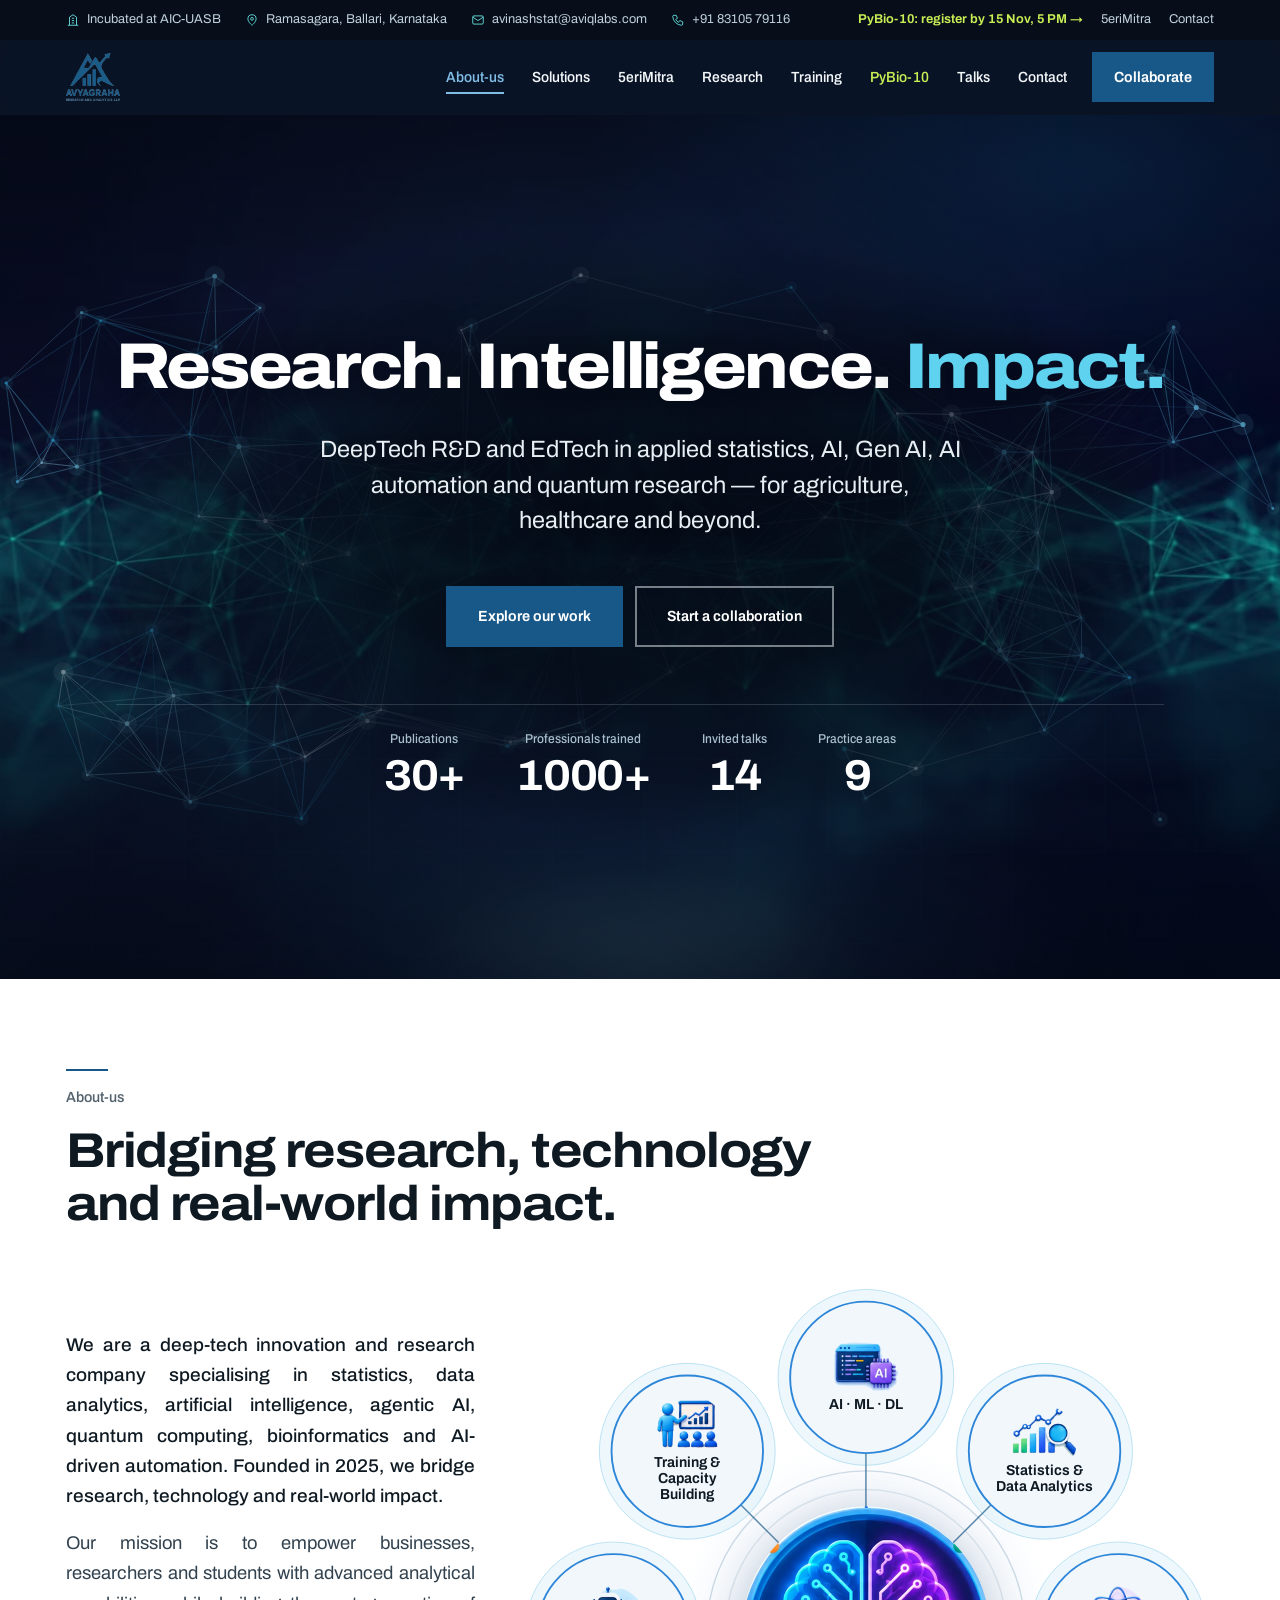
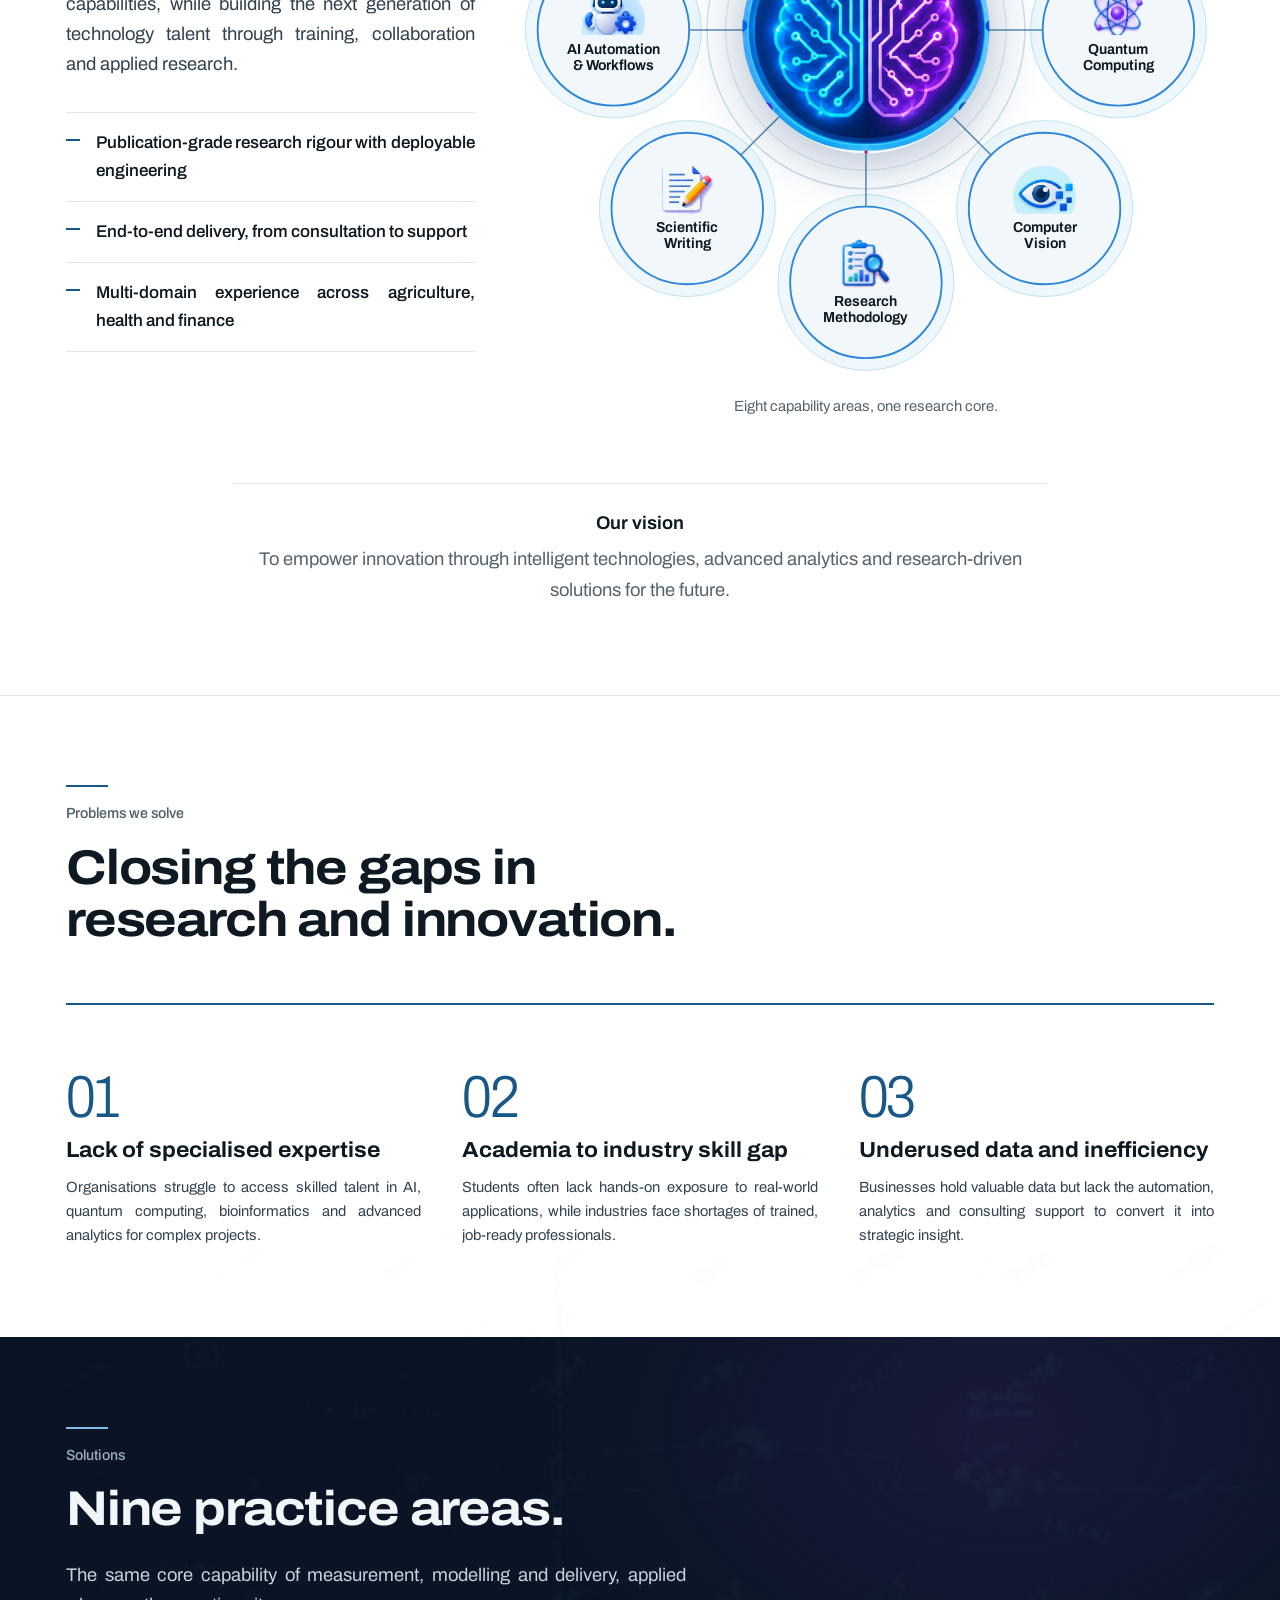
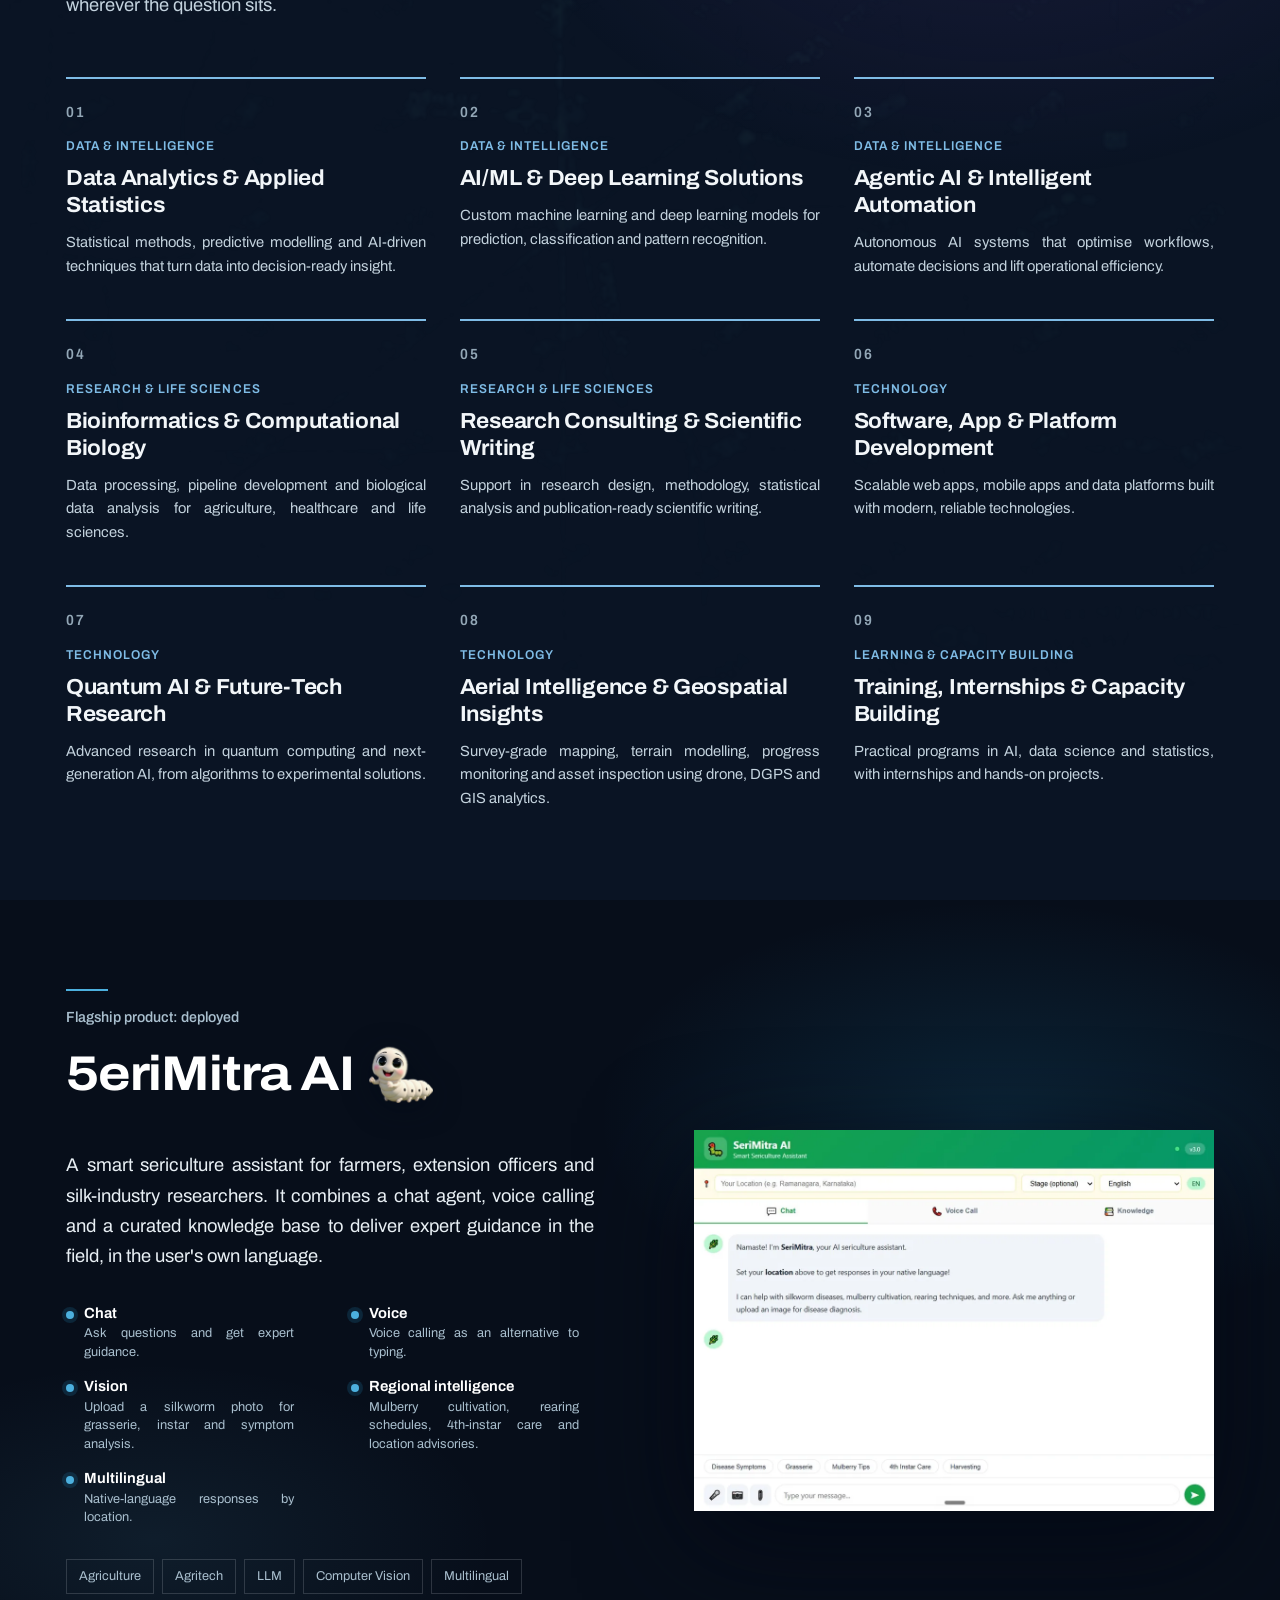
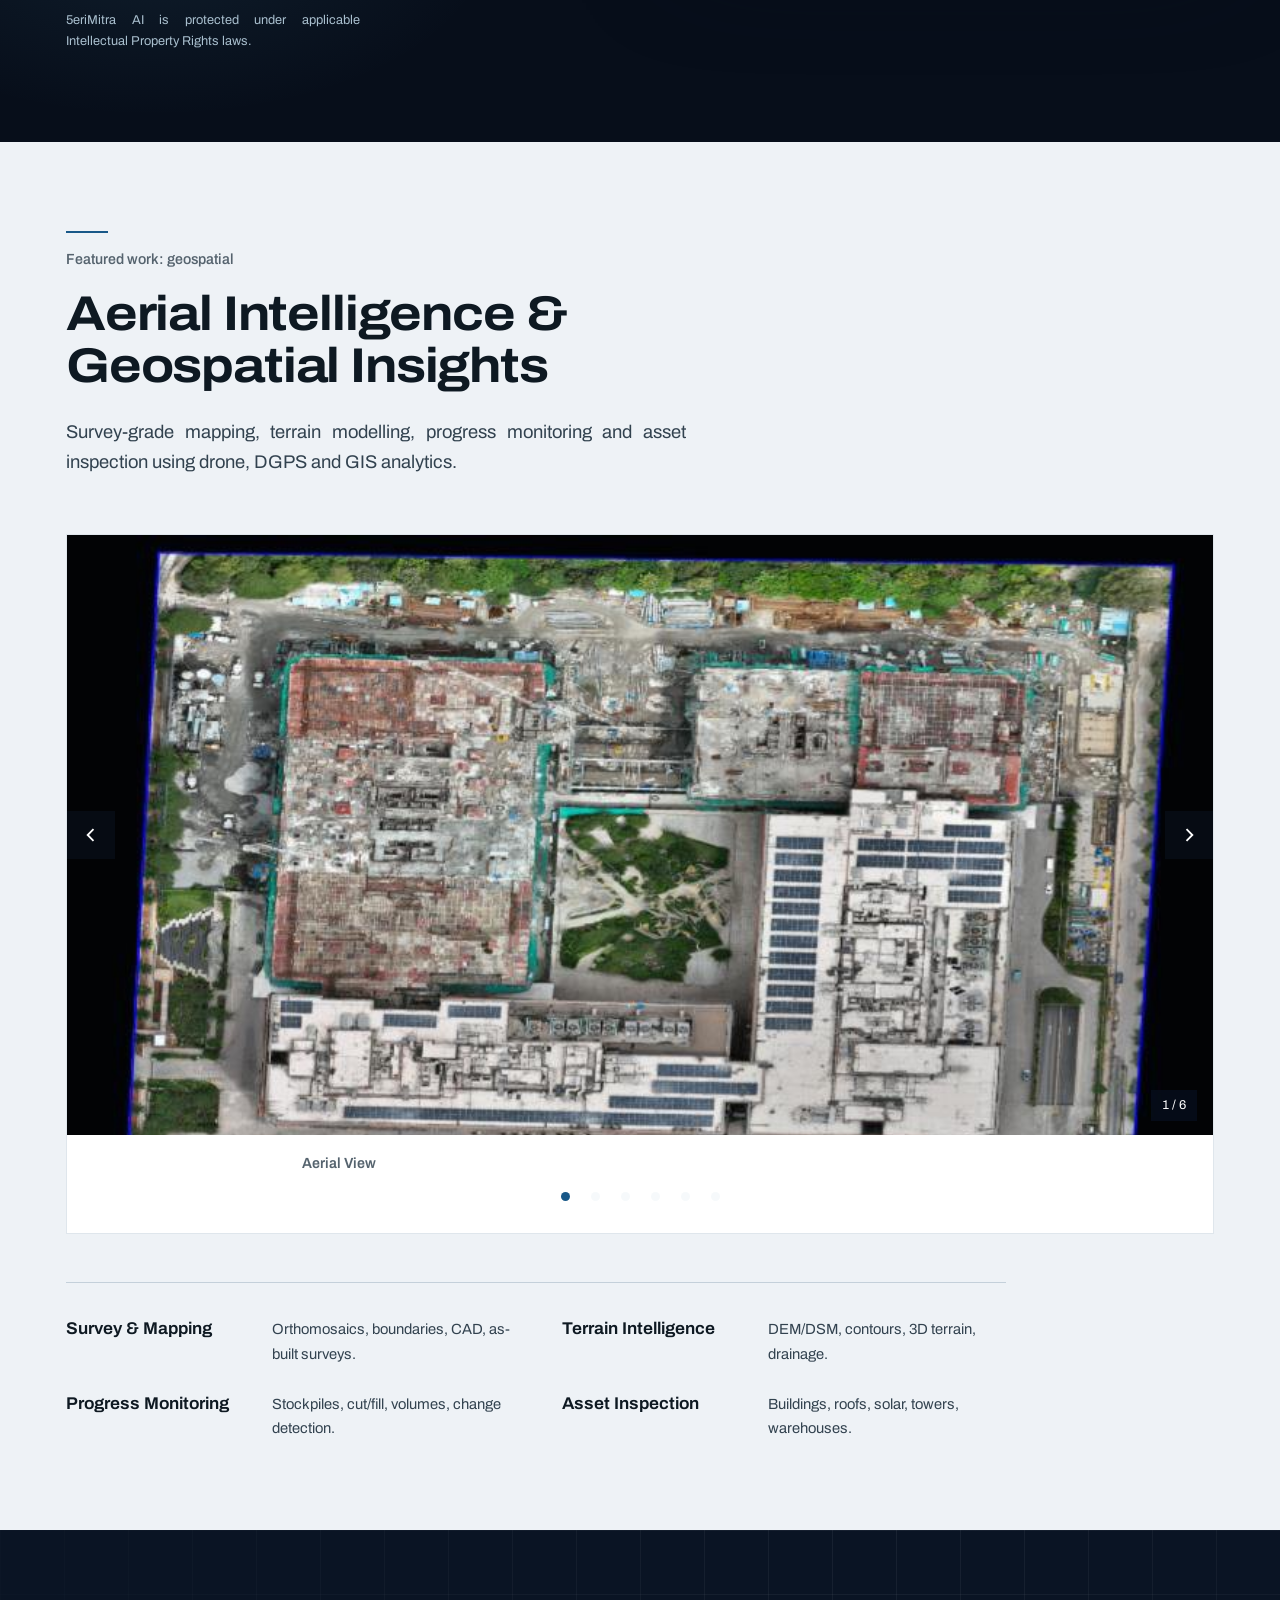
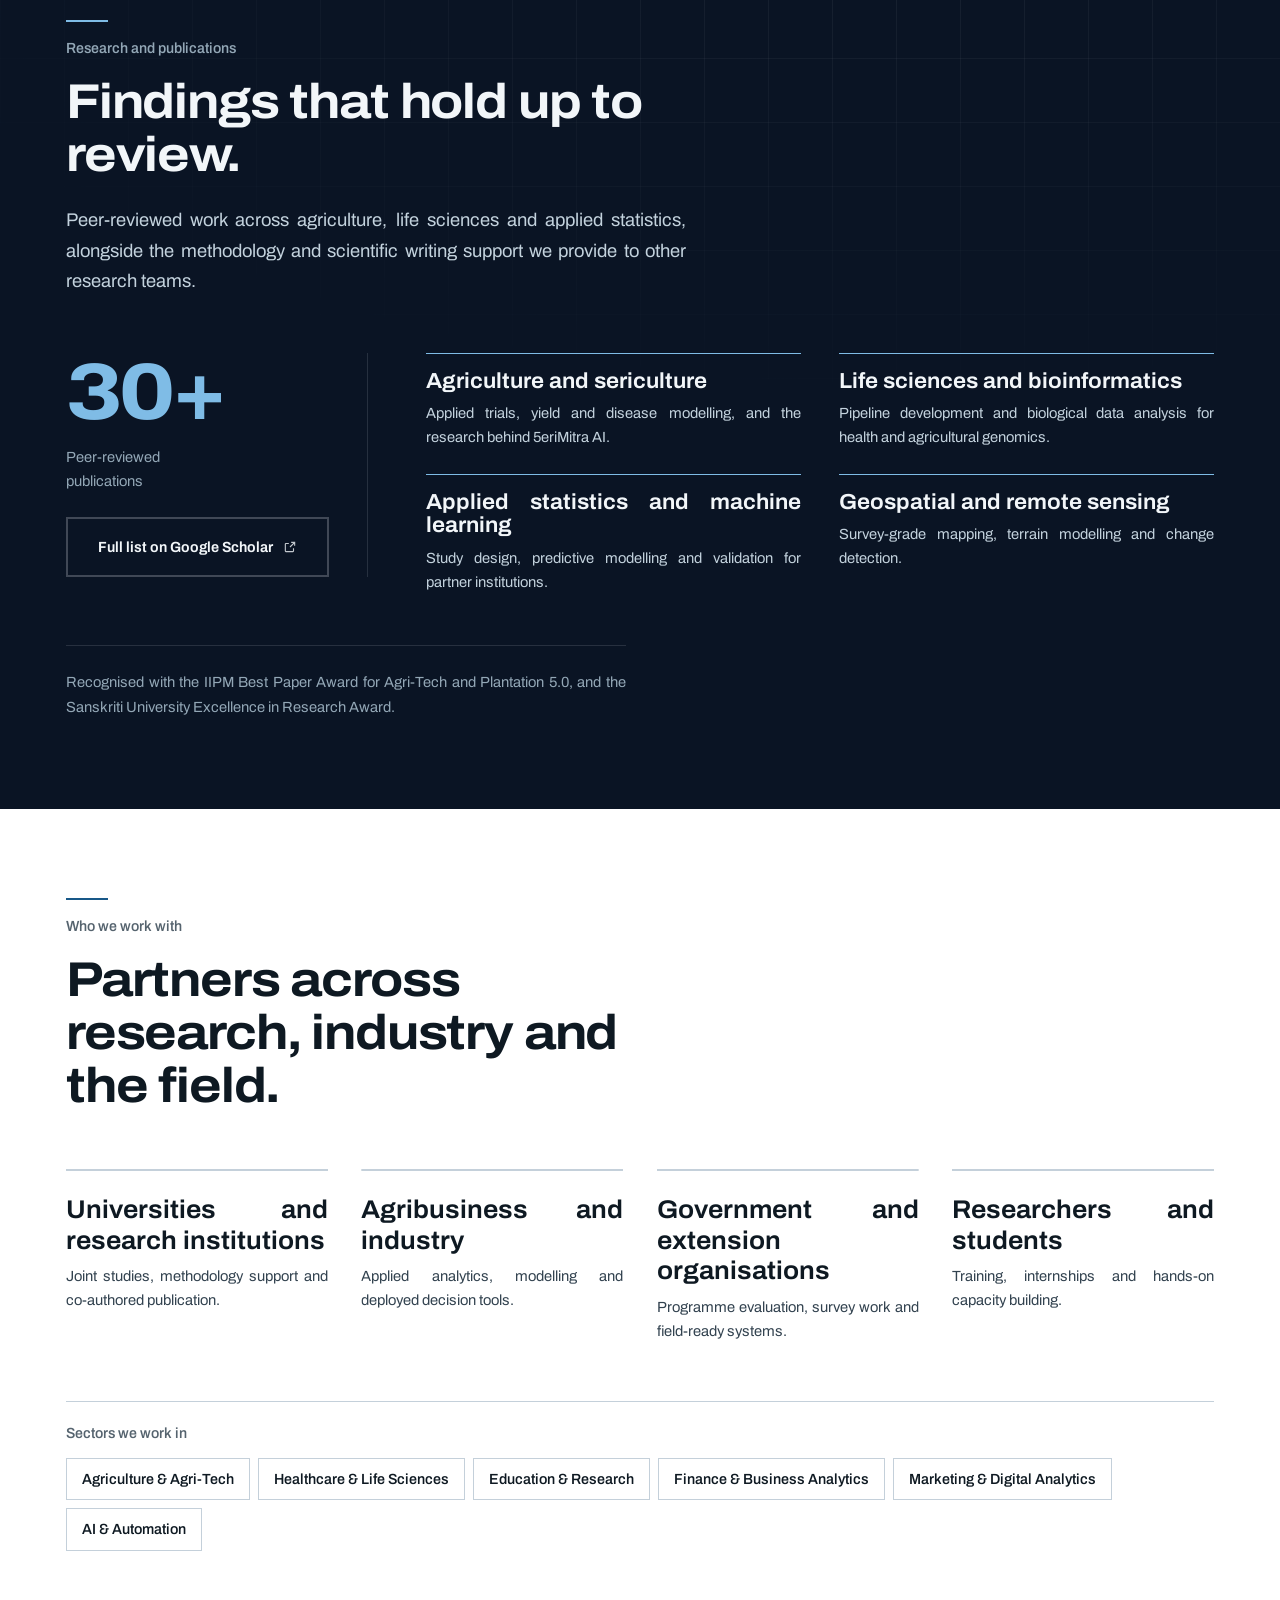
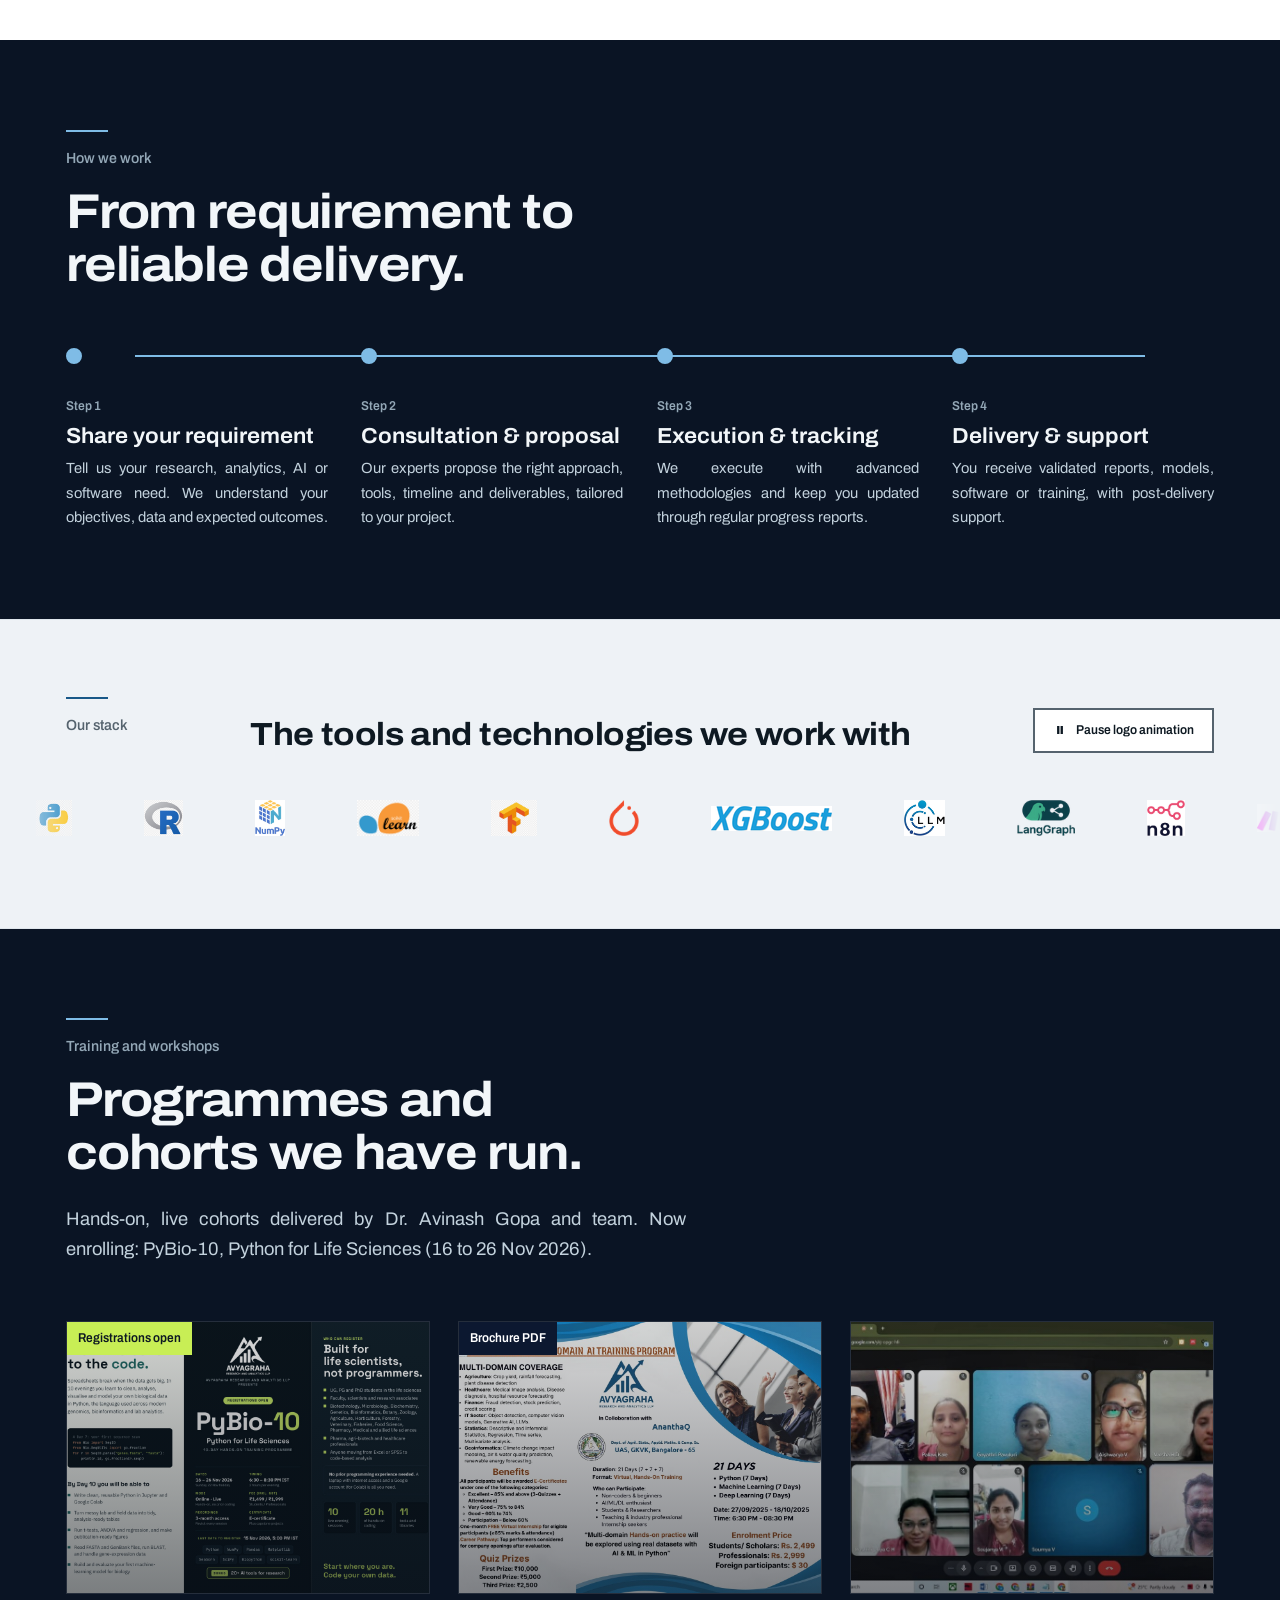
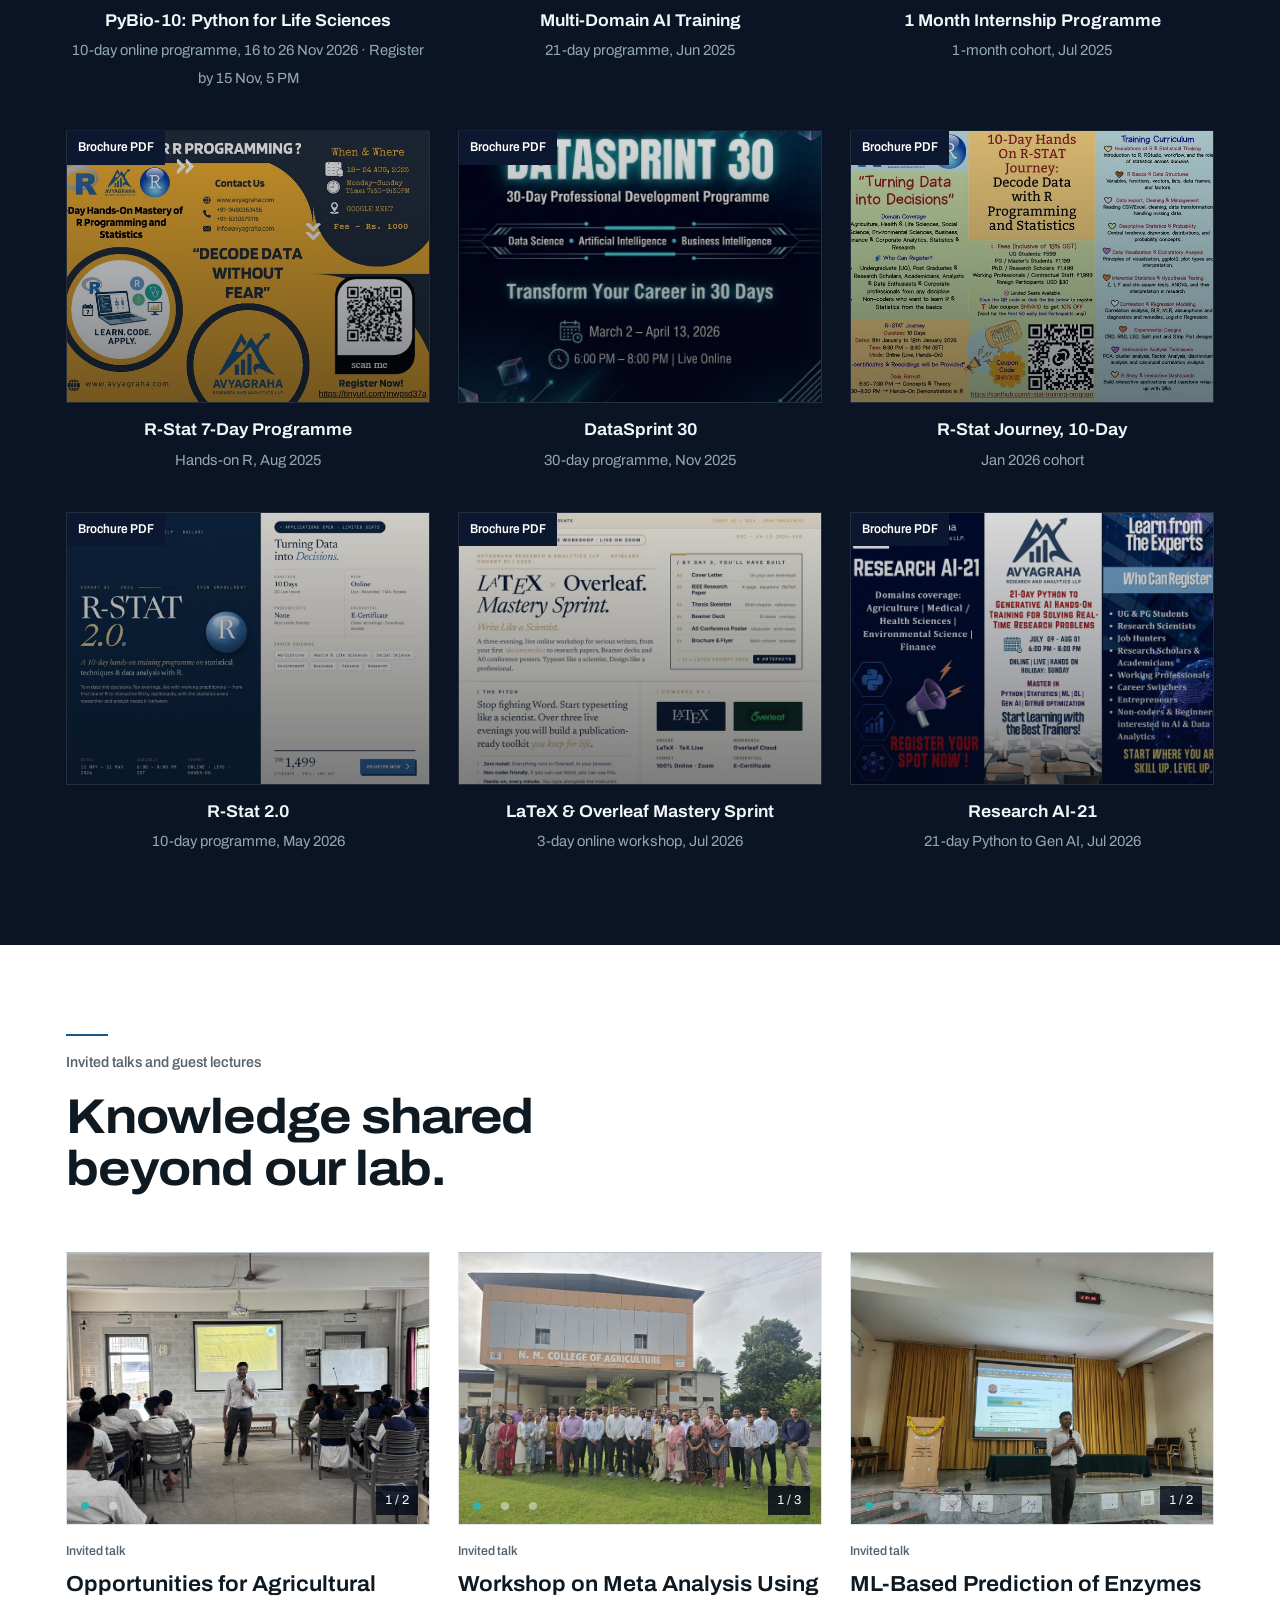
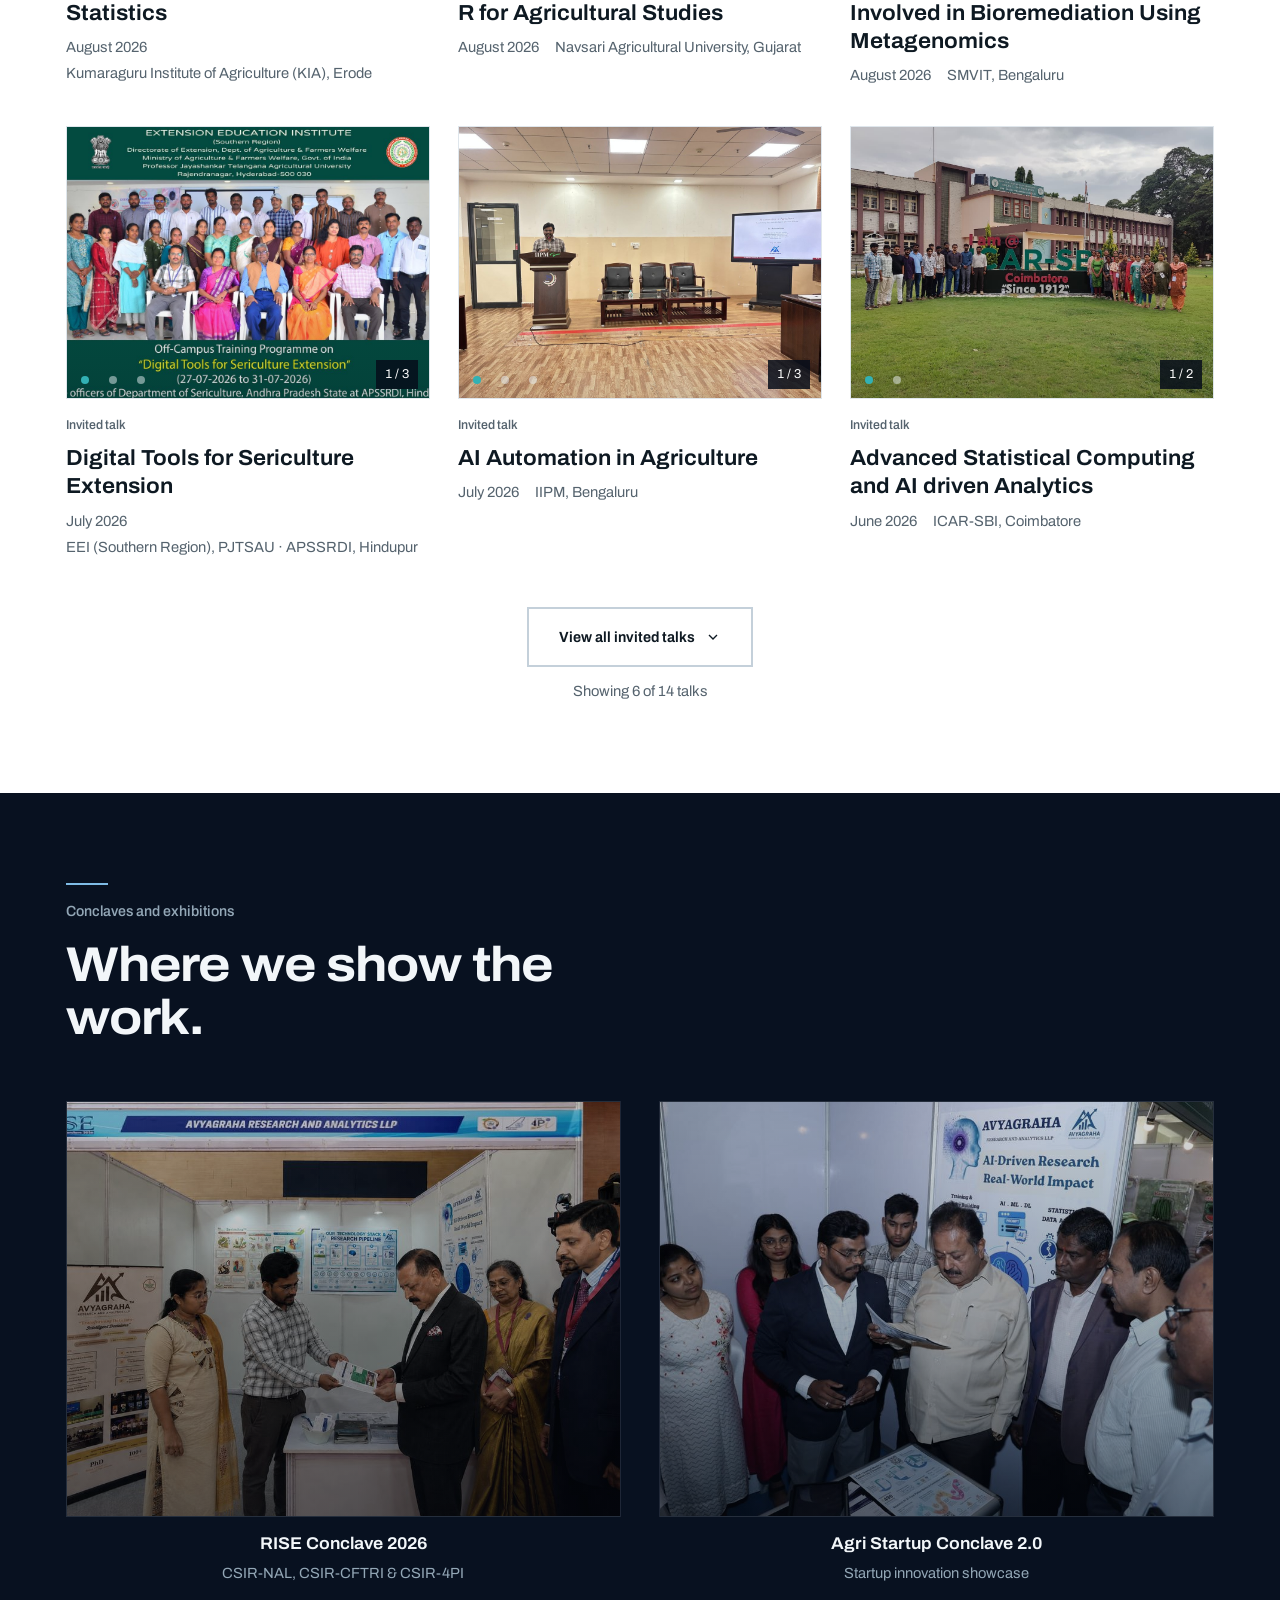
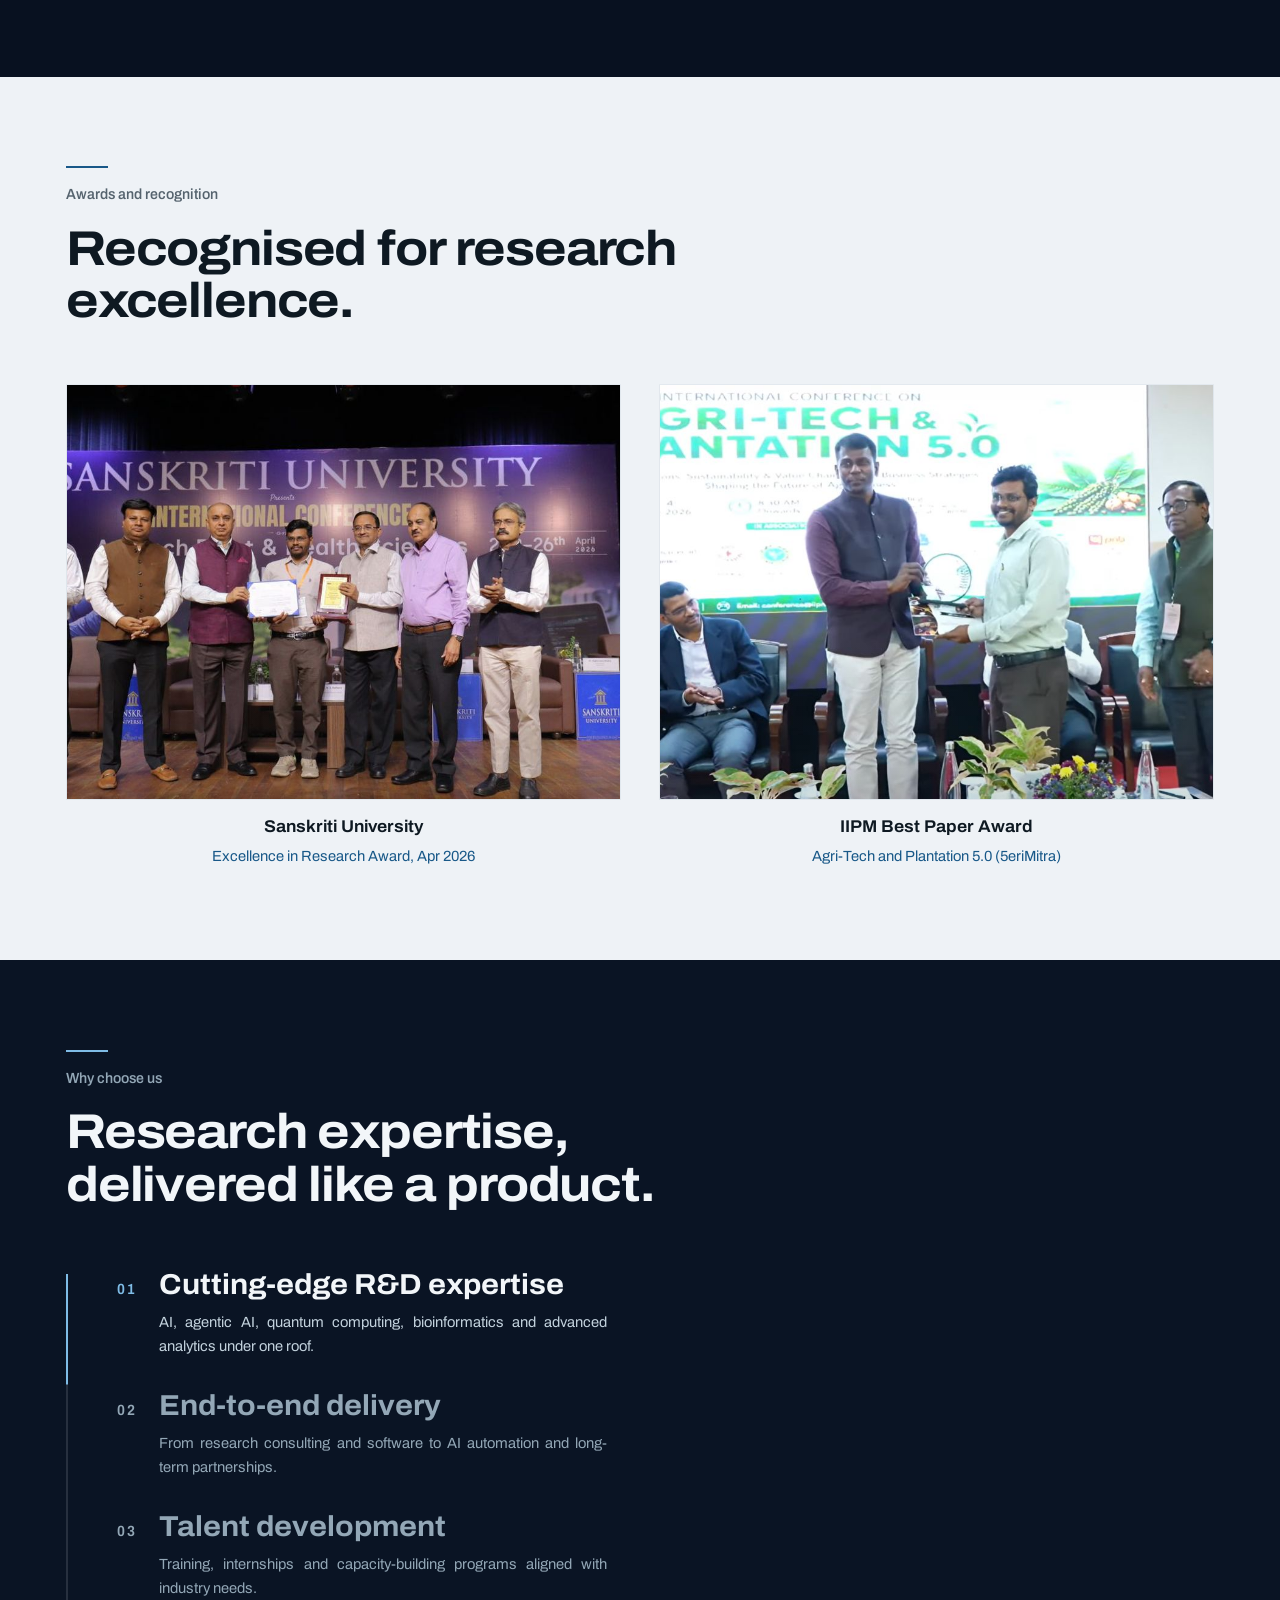
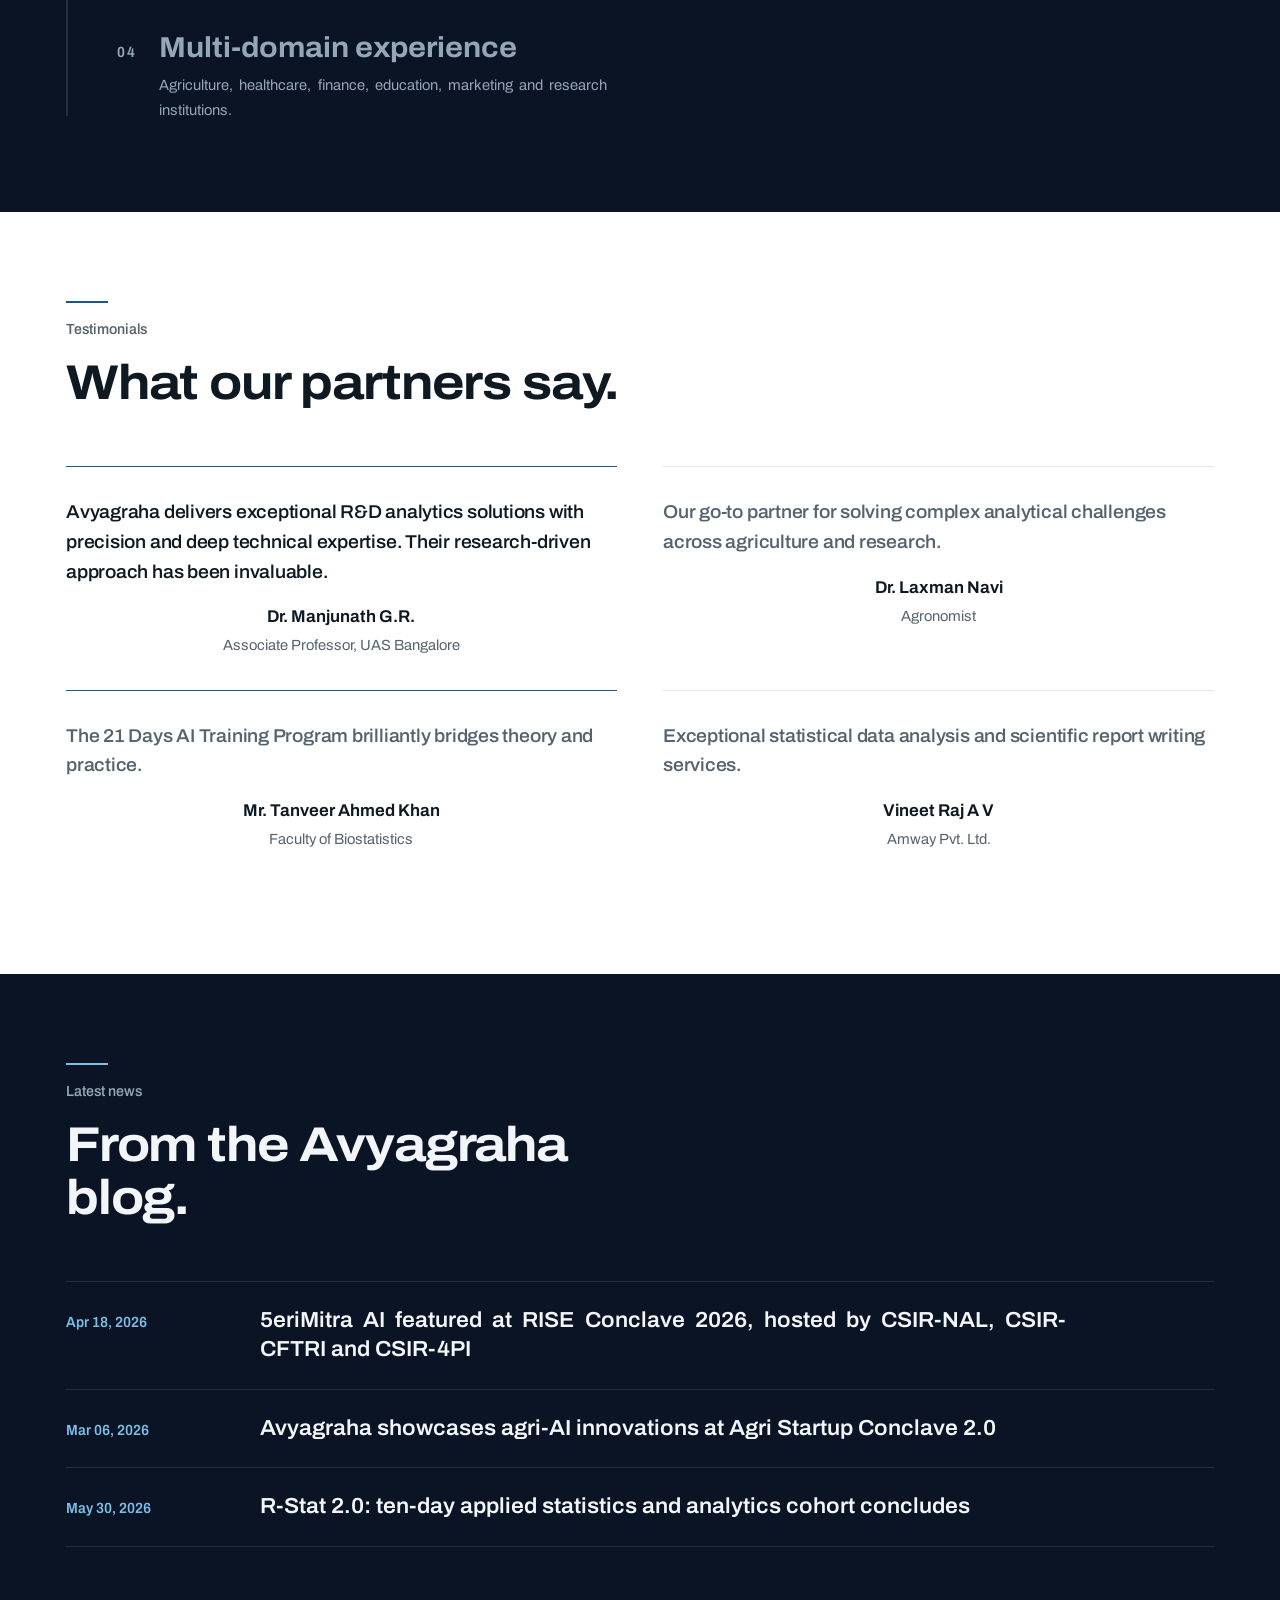
<file: index.html>
<!DOCTYPE html>
<html lang="en">
<head>
<meta charset="UTF-8">
<meta name="viewport" content="width=device-width, initial-scale=1.0">
<title>Avyagraha Research &amp; Analytics (AviQ Labs) | AI &amp; Statistics R&amp;D</title>
<meta name="description" content="Avyagraha Research and Analytics LLP (AviQ Labs), Ballari: applied statistics, AI, bioinformatics, geospatial and quantum R&amp;D, software and training.">
<link rel="preconnect" href="https://fonts.googleapis.com">
<link rel="preconnect" href="https://fonts.gstatic.com" crossorigin>
<link href="https://fonts.googleapis.com/css2?family=Archivo:ital,wdth,wght@0,62..125,100..900;1,62..125,100..900&display=swap" rel="stylesheet">
<script>document.documentElement.className+=" js";</script>
<link rel="stylesheet" href="css/styles-v4.css?v=20261027a">
<link rel="preload" as="image" href="media/hero-network-poster.jpg" fetchpriority="high">
<link rel="icon" href="images/img01.png" type="image/png">
<link rel="apple-touch-icon" href="images/img01.png">
<meta name="theme-color" content="#081426">
<link rel="canonical" href="https://aviqlabs.com/">
<meta name="robots" content="index,follow">
<meta name="author" content="Avyagraha Research and Analytics LLP">

<!-- social sharing -->
<meta property="og:type" content="website">
<meta property="og:site_name" content="Avyagraha Research and Analytics LLP">
<meta property="og:url" content="https://aviqlabs.com/">
<meta property="og:title" content="Avyagraha Research and Analytics LLP | AI, Analytics and Quantum Computing">
<meta property="og:description" content="A deep-tech research company working across applied statistics, artificial intelligence, bioinformatics, geospatial survey and quantum computing, from research design through to deployed software.">
<meta property="og:image" content="https://aviqlabs.com/media/film-poster.jpg">
<meta property="og:image:width" content="1600">
<meta property="og:image:height" content="900">
<meta property="og:image:alt" content="Dr. Avinash Gopa, founder of Avyagraha Research and Analytics LLP, in the company introduction film">
<meta property="og:locale" content="en_IN">
<meta name="twitter:card" content="summary_large_image">
<meta name="twitter:title" content="Avyagraha Research and Analytics LLP (AviQ Labs)">
<meta name="twitter:description" content="Deep-tech research in applied statistics, AI, bioinformatics, geospatial survey and quantum computing.">
<meta name="twitter:image" content="https://aviqlabs.com/media/film-poster.jpg">
<meta name="twitter:image:alt" content="Dr. Avinash Gopa, founder of Avyagraha Research and Analytics LLP, in the company introduction film">

<script type="application/ld+json">
{"@context":"https://schema.org","@graph":[
{"@type":"Organization","@id":"https://aviqlabs.com/#org",
"name":"Avyagraha Research and Analytics LLP","alternateName":["AviQ Labs","Avyagraha"],
"url":"https://aviqlabs.com/",
"logo":{"@type":"ImageObject","url":"https://aviqlabs.com/images/img01.png","width":204,"height":180},
"image":"https://aviqlabs.com/media/film-poster.jpg",
"email":"avinashstat@aviqlabs.com","telephone":"+91-83105-79116","foundingDate":"2025",
"taxID":"29ACIFA6009M1Z2",
"description":"Deep-tech research and innovation company specialising in statistics, data analytics, artificial intelligence, agentic AI, quantum computing and bioinformatics.",
"address":{"@type":"PostalAddress","addressLocality":"Ramasagara, Ballari","addressRegion":"Karnataka","addressCountry":"IN"},
"founder":{"@id":"https://aviqlabs.com/#founder"},
"knowsAbout":["Applied statistics","Data analytics","Machine learning","Agentic AI","Bioinformatics","Geospatial survey","Quantum computing","Sericulture"],
"contactPoint":{"@type":"ContactPoint","contactType":"sales","telephone":"+91-83105-79116","email":"avinashstat@aviqlabs.com","areaServed":"IN"}},
{"@type":"Person","@id":"https://aviqlabs.com/#founder","name":"Dr. Avinash Gopa",
"jobTitle":"Founder & CEO","worksFor":{"@id":"https://aviqlabs.com/#org"},
"sameAs":["https://scholar.google.com/citations?user=HgFGxFwAAAAJ"]},
{"@type":"WebSite","@id":"https://aviqlabs.com/#website","url":"https://aviqlabs.com/",
"name":"Avyagraha Research and Analytics LLP","alternateName":"AviQ Labs","inLanguage":"en-IN",
"publisher":{"@id":"https://aviqlabs.com/#org"}},
{"@type":"VideoObject","name":"Avyagraha Research and Analytics LLP: introduction film",
"description":"A short introduction to how Avyagraha Research and Analytics LLP approaches research, analytics and applied AI.",
"thumbnailUrl":"https://aviqlabs.com/media/film-poster.jpg","uploadDate":"2026-09-17T18:10:42+05:30",
"duration":"PT3M6S","contentUrl":"https://aviqlabs.com/media/avyagraha-film-1080.mp4",
"publisher":{"@id":"https://aviqlabs.com/#org"}}
]}
</script>
</head>
<body id="top">

<div class="rail" aria-hidden="true"><span class="rail-bar" id="railBar"></span></div>

<a class="skip" href="#main">Skip to main content</a>

<div class="topbar">
  <div class="wrap topbar-in">
    <div class="tb-left">
      <span><svg viewBox="0 0 24 24" fill="none" stroke-width="1.7"><path d="M3 21h18M6 21V7l6-4 6 4v14M10 9h4M10 13h4M10 17h4"/></svg>Incubated at AIC-UASB</span>
      <span><svg viewBox="0 0 24 24" fill="none" stroke-width="1.7"><path d="M12 21s7-5.4 7-11a7 7 0 1 0-14 0c0 5.6 7 11 7 11Z"/><circle cx="12" cy="10" r="2.4"/></svg>Ramasagara, Ballari, Karnataka</span>
      <a href="mailto:avinashstat@aviqlabs.com"><svg viewBox="0 0 24 24" fill="none" stroke-width="1.7"><rect x="3" y="5" width="18" height="14" rx="2"/><path d="M3 7l9 6 9-6"/></svg>avinashstat@aviqlabs.com</a>
      <a href="tel:+918310579116"><svg viewBox="0 0 24 24" fill="none" stroke-width="1.7"><path d="M5 4h4l2 5-3 2a12 12 0 0 0 5 5l2-3 5 2v4a2 2 0 0 1-2 2A16 16 0 0 1 3 6a2 2 0 0 1 2-2Z"/></svg>+91 83105 79116</a>
    </div>
    <div class="tb-right">
      <a class="tb-new" href="pybio10/">PyBio-10: register by 15 Nov, 5 PM →</a>
      <a href="#work">5eriMitra</a>
      <a href="#contact">Contact</a>
    </div>
  </div>
</div>

<!-- HEADER -->
<header class="site">
  <div class="wrap nav">
    <a class="brand" href="#top">
      <picture><source media="(max-width:1040px)" srcset="images/img32.png"><img class="brand-logo" src="images/img01.png" width="204" height="180" alt="Avyagraha Research and Analytics LLP"></picture>
    </a>
    <nav class="menu" id="menu" aria-label="Main">
      <a href="#about">About-us</a>
      <a href="#solutions">Solutions</a>
      <a href="#work">5eriMitra</a>
      <a href="#research">Research</a>
      <a href="#events">Training</a>
      <a class="menu-new" href="pybio10/">PyBio-10</a>
      <a href="#invited-talks">Talks</a>
      <a href="#contact">Contact</a>
      <a class="enq" href="#collaborate">Collaborate</a>
    </nav>
    <a class="nav-reg" href="pybio10/register/">Register: PyBio-10</a>
    <button class="burger" id="burger" aria-label="Menu" aria-controls="menu" aria-expanded="false"><span></span><span></span><span></span></button>
  </div>
</header>

<div class="menu-scrim" id="menuScrim" hidden></div>

<main id="main">

<!-- HERO -->
<section class="hero" id="hero">
  <div class="hero-stage" aria-hidden="true">

    <!-- foundation: the Avyagraha network clip -->
    <video class="hero-video" id="heroVideo" autoplay muted loop playsinline
           preload="auto" poster="media/hero-network-poster.jpg"
           width="1920" height="1080">
      <source src="media/hero-network-motion.webm" type="video/webm">
      <source src="media/hero-network-motion.mp4" type="video/mp4">
    </video>
    <div class="hero-parallax"></div>

    <!-- live nodes and connecting lines -->
    <canvas class="hero-net" id="heroNet"></canvas>
    <div class="hero-mesh"></div>

    <!-- real photographs, each drifting left to right on its own lane -->
    <div class="hero-photos" id="heroPhotos">
      <figure class="hp hp1"><img src="media/hero/h1.webp" width="1200" height="700" decoding="async" alt=""></figure>
      <figure class="hp hp2"><img src="media/hero/h2.webp" width="1200" height="700" decoding="async" alt=""></figure>
      <figure class="hp hp3"><img src="media/hero/h3.webp" width="1200" height="700" decoding="async" alt=""></figure>
      <figure class="hp hp4"><img src="media/hero/h4.webp" width="1200" height="700" loading="lazy" decoding="async" alt=""></figure>
      <figure class="hp hp5"><img src="media/hero/h5.webp" width="1200" height="700" loading="lazy" decoding="async" alt=""></figure>
      <figure class="hp hp6"><img src="media/hero/h6.webp" width="1200" height="700" loading="lazy" decoding="async" alt=""></figure>
      <figure class="hp hp7"><img src="media/hero/h7.webp" width="1200" height="700" loading="lazy" decoding="async" alt=""></figure>
      <figure class="hp hp8"><img src="media/hero/h8.webp" width="1200" height="700" loading="lazy" decoding="async" alt=""></figure>
    </div>

    <!-- luminous globe concentrated at the lower centre -->
    <div class="hero-globe"></div>
    <!-- atmospheric haze so photographs sit in the environment -->
    <div class="hero-haze"></div>
    <!-- protected dark zone: keeps the headline area clear at all times -->
    <div class="hero-guard"></div>
  </div>

  <div class="wrap hero-inner">
    <h1 class="hero-title"><span class="sr-only">Avyagraha Research and Analytics LLP: </span>Research. Intelligence. <span class="hl">Impact.</span></h1>
    <p class="hero-lead">DeepTech R&amp;D and EdTech in applied statistics, AI, Gen AI, AI automation and quantum research &mdash; for agriculture, healthcare and beyond.</p>
    <div class="hero-cta">
      <a class="btn btn-solid" href="#solutions">Explore our work</a>
      <a class="btn btn-ghost" href="#contact">Start a collaboration</a>
    </div>
    <dl class="hero-figures">
      <div><dt>Publications</dt><dd><span data-target="30">30</span>+</dd></div>
      <div><dt>Professionals trained</dt><dd><span data-target="1000">1000</span>+</dd></div>
      <div><dt>Invited talks</dt><dd><span data-target="14">14</span></dd></div>
      <div><dt>Practice areas</dt><dd><span data-target="9">9</span></dd></div>
    </dl>
  </div>
</section>

<!-- ABOUT -->
<section class="sec about lift" id="about">
  <div class="wrap">

    <header class="about-head">
      <span class="kick">About-us</span>
      <h2>Bridging research, technology and real-world impact.</h2>
    </header>

    <div class="about-grid">

    <div class="about-text">
      <p>We are a deep-tech innovation and research company specialising in statistics, data analytics, artificial intelligence, agentic AI, quantum computing, bioinformatics and AI-driven automation. Founded in 2025, we bridge research, technology and real-world impact.</p>
      <p>Our mission is to empower businesses, researchers and students with advanced analytical capabilities, while building the next generation of technology talent through training, collaboration and applied research.</p>
      <ul class="about-list">
        <li>Publication-grade research rigour with deployable engineering</li>
        <li>End-to-end delivery, from consultation to support</li>
        <li>Multi-domain experience across agriculture, health and finance</li>
      </ul>
    </div>

    <!-- eight capabilities emerging from the brain -->
    <div class="ab-stage" id="abStage">
      <svg class="ab-svg" id="abSvg" viewBox="0 0 720 720" role="img"
           aria-label="Eight capability areas radiating from a central artificial-intelligence core">
        <defs>
          <radialGradient id="abBloom" cx="50%" cy="50%" r="50%">
            <stop offset="0%" stop-color="#45B6F0" stop-opacity=".40"/>
            <stop offset="60%" stop-color="#3C7FE0" stop-opacity=".12"/>
            <stop offset="100%" stop-color="#3C7FE0" stop-opacity="0"/>
          </radialGradient>
        </defs>

        <line class="ab-link ab-l1" x1="360" y1="360" x2="360" y2="360"/>
        <line class="ab-link ab-l2" x1="360" y1="360" x2="360" y2="360"/>
        <line class="ab-link ab-l3" x1="360" y1="360" x2="360" y2="360"/>
        <line class="ab-link ab-l4" x1="360" y1="360" x2="360" y2="360"/>
        <line class="ab-link ab-l5" x1="360" y1="360" x2="360" y2="360"/>
        <line class="ab-link ab-l6" x1="360" y1="360" x2="360" y2="360"/>
        <line class="ab-link ab-l7" x1="360" y1="360" x2="360" y2="360"/>
        <line class="ab-link ab-l8" x1="360" y1="360" x2="360" y2="360"/>

        <g class="ab-brain" id="abBrain">
          <circle class="ab-bloom" cx="360" cy="360" r="206" fill="url(#abBloom)"/>
          <circle class="ab-ring" cx="360" cy="360" r="170"/>
          <circle class="ab-ring ab-ring2" cx="360" cy="360" r="150"/>
          <image class="ab-core" href="media/about/brain.webp"
                 x="228" y="228" width="264" height="264"
                 preserveAspectRatio="xMidYMid meet"/>
        </g>

        <g class="ab-node ab-n1" data-desc="Custom machine learning and deep learning models for prediction, classification and pattern recognition." tabindex="0" role="img" aria-label="AI · ML · DL" transform="translate(360,98)">
          <circle class="ab-halo" r="103"/>
          <circle class="ab-disc" r="90"/>
          <image class="ab-ico" href="media/about/n1.webp" data-w="69.3"
                 x="-34.6" y="-46.5" width="69.3" height="52" preserveAspectRatio="xMidYMid meet"/>
          <text class="ab-label" y="26"><tspan x="0" dy="0">AI &#183; ML &#183; DL</tspan></text>
        </g>
        <g class="ab-node ab-n2" data-desc="Statistical methods, predictive modelling and AI-driven techniques that turn data into decision-ready insight." tabindex="0" role="img" aria-label="Statistics &amp; Data Analytics" transform="translate(545,175)">
          <circle class="ab-halo" r="103"/>
          <circle class="ab-disc" r="90"/>
          <image class="ab-ico" href="media/about/n2.webp" data-w="68.9"
                 x="-34.5" y="-46.5" width="68.9" height="52" preserveAspectRatio="xMidYMid meet"/>
          <text class="ab-label" y="26"><tspan x="0" dy="0">Statistics &amp;</tspan><tspan x="0" dy="17.0">Data Analytics</tspan></text>
        </g>
        <g class="ab-node ab-n3" data-desc="Advanced research in quantum computing and next-generation AI, from algorithms to experimental solutions." tabindex="0" role="img" aria-label="Quantum Computing" transform="translate(622,360)">
          <circle class="ab-halo" r="103"/>
          <circle class="ab-disc" r="90"/>
          <image class="ab-ico" href="media/about/n3.webp" data-w="52.8"
                 x="-26.4" y="-46.5" width="52.8" height="52" preserveAspectRatio="xMidYMid meet"/>
          <text class="ab-label" y="26"><tspan x="0" dy="0">Quantum</tspan><tspan x="0" dy="17.0">Computing</tspan></text>
        </g>
        <g class="ab-node ab-n4" data-desc="Image-based analysis and pattern recognition, including in-field disease diagnosis." tabindex="0" role="img" aria-label="Computer Vision" transform="translate(545,545)">
          <circle class="ab-halo" r="103"/>
          <circle class="ab-disc" r="90"/>
          <image class="ab-ico" href="media/about/n4.webp" data-w="68.5"
                 x="-34.2" y="-46.5" width="68.5" height="52" preserveAspectRatio="xMidYMid meet"/>
          <text class="ab-label" y="26"><tspan x="0" dy="0">Computer</tspan><tspan x="0" dy="17.0">Vision</tspan></text>
        </g>
        <g class="ab-node ab-n5" data-desc="Support in research design, methodology and statistical analysis." tabindex="0" role="img" aria-label="Research Methodology" transform="translate(360,622)">
          <circle class="ab-halo" r="103"/>
          <circle class="ab-disc" r="90"/>
          <image class="ab-ico" href="media/about/n5.webp" data-w="52.0"
                 x="-26.0" y="-46.5" width="52.0" height="52" preserveAspectRatio="xMidYMid meet"/>
          <text class="ab-label" y="26"><tspan x="0" dy="0">Research</tspan><tspan x="0" dy="17.0">Methodology</tspan></text>
        </g>
        <g class="ab-node ab-n6" data-desc="Publication-ready scientific writing and manuscript support." tabindex="0" role="img" aria-label="Scientific Writing" transform="translate(175,545)">
          <circle class="ab-halo" r="103"/>
          <circle class="ab-disc" r="90"/>
          <image class="ab-ico" href="media/about/n6.webp" data-w="55.4"
                 x="-27.7" y="-46.5" width="55.4" height="52" preserveAspectRatio="xMidYMid meet"/>
          <text class="ab-label" y="26"><tspan x="0" dy="0">Scientific</tspan><tspan x="0" dy="17.0">Writing</tspan></text>
        </g>
        <g class="ab-node ab-n7" data-desc="Autonomous AI systems that optimise workflows, automate decisions and lift operational efficiency." tabindex="0" role="img" aria-label="AI Automation &amp; Workflows" transform="translate(98,360)">
          <circle class="ab-halo" r="103"/>
          <circle class="ab-disc" r="90"/>
          <image class="ab-ico" href="media/about/n7.webp" data-w="68.9"
                 x="-34.5" y="-46.5" width="68.9" height="52" preserveAspectRatio="xMidYMid meet"/>
          <text class="ab-label" y="26"><tspan x="0" dy="0">AI Automation</tspan><tspan x="0" dy="17.0">&amp; Workflows</tspan></text>
        </g>
        <g class="ab-node ab-n8" data-desc="Practical programmes in AI, data science and statistics, with internships and hands-on projects." tabindex="0" role="img" aria-label="Training &amp; Capacity Building" transform="translate(175,175)">
          <circle class="ab-halo" r="103"/>
          <circle class="ab-disc" r="90"/>
          <image class="ab-ico" href="media/about/n8.webp" data-w="65.6"
                 x="-32.8" y="-46.5" width="65.6" height="52" preserveAspectRatio="xMidYMid meet"/>
          <text class="ab-label" y="26"><tspan x="0" dy="0">Training &amp;</tspan><tspan x="0" dy="17.0">Capacity</tspan><tspan x="0" dy="17.0">Building</tspan></text>
        </g>
      </svg>
      <p class="ab-caption" id="abCaption" aria-live="polite">Eight capability areas, one research core.</p>
    </div>



    </div>

    <p class="about-vision"><b>Our vision</b> To empower innovation through intelligent technologies, advanced analytics and research-driven solutions for the future.</p>
  </div>
</section>

<!-- PROBLEMS -->
<section class="sec lede lift">
  <div class="wrap">
    <div class="sec-head">
      <span class="kick">Problems we solve</span>
      <h2>Closing the gaps in research and innovation.</h2>
    </div>
    <div class="prob-map" id="probMap">
      <span class="prob-line" aria-hidden="true"><i></i></span>
      <div class="prob" data-i="1">
        <span class="prob-n" aria-hidden="true">01</span>
        <div class="prob-body"><h3>Lack of specialised expertise</h3><p>Organisations struggle to access skilled talent in AI, quantum computing, bioinformatics and advanced analytics for complex projects.</p></div>
      </div>
      <div class="prob" data-i="2">
        <span class="prob-n" aria-hidden="true">02</span>
        <div class="prob-body"><h3>Academia to industry skill gap</h3><p>Students often lack hands-on exposure to real-world applications, while industries face shortages of trained, job-ready professionals.</p></div>
      </div>
      <div class="prob" data-i="3">
        <span class="prob-n" aria-hidden="true">03</span>
        <div class="prob-body"><h3>Underused data and inefficiency</h3><p>Businesses hold valuable data but lack the automation, analytics and consulting support to convert it into strategic insight.</p></div>
      </div>
    </div>
  </div>
</section>

<!-- SOLUTIONS -->
<section class="sec solutions atmo" id="solutions">
  <div class="wrap">
    <div class="sec-head" data-rv>
      <span class="kick">Solutions</span>
      <h2>Nine practice areas.</h2>
      <p>The same core capability of measurement, modelling and delivery, applied wherever the question sits.</p>
    </div>
    <div class="sol-index" id="solIndex">
      <article class="sol-cell" data-i="1">
        <span class="sol-rule" aria-hidden="true"><i></i></span>
        <span class="sol-num" aria-hidden="true">01</span>
        <span class="sol-fam">Data & Intelligence</span>
        <h3>Data Analytics &amp; Applied Statistics</h3>
        <p>Statistical methods, predictive modelling and AI-driven techniques that turn data into decision-ready insight.</p>
      </article>
      <article class="sol-cell" data-i="2">
        <span class="sol-rule" aria-hidden="true"><i></i></span>
        <span class="sol-num" aria-hidden="true">02</span>
        <span class="sol-fam">Data & Intelligence</span>
        <h3>AI/ML &amp; Deep Learning Solutions</h3>
        <p>Custom machine learning and deep learning models for prediction, classification and pattern recognition.</p>
      </article>
      <article class="sol-cell" data-i="3">
        <span class="sol-rule" aria-hidden="true"><i></i></span>
        <span class="sol-num" aria-hidden="true">03</span>
        <span class="sol-fam">Data & Intelligence</span>
        <h3>Agentic AI &amp; Intelligent Automation</h3>
        <p>Autonomous AI systems that optimise workflows, automate decisions and lift operational efficiency.</p>
      </article>
      <article class="sol-cell" data-i="4">
        <span class="sol-rule" aria-hidden="true"><i></i></span>
        <span class="sol-num" aria-hidden="true">04</span>
        <span class="sol-fam">Research & Life Sciences</span>
        <h3>Bioinformatics &amp; Computational Biology</h3>
        <p>Data processing, pipeline development and biological data analysis for agriculture, healthcare and life sciences.</p>
      </article>
      <article class="sol-cell" data-i="5">
        <span class="sol-rule" aria-hidden="true"><i></i></span>
        <span class="sol-num" aria-hidden="true">05</span>
        <span class="sol-fam">Research & Life Sciences</span>
        <h3>Research Consulting &amp; Scientific Writing</h3>
        <p>Support in research design, methodology, statistical analysis and publication-ready scientific writing.</p>
      </article>
      <article class="sol-cell" data-i="6">
        <span class="sol-rule" aria-hidden="true"><i></i></span>
        <span class="sol-num" aria-hidden="true">06</span>
        <span class="sol-fam">Technology</span>
        <h3>Software, App &amp; Platform Development</h3>
        <p>Scalable web apps, mobile apps and data platforms built with modern, reliable technologies.</p>
      </article>
      <article class="sol-cell" data-i="7">
        <span class="sol-rule" aria-hidden="true"><i></i></span>
        <span class="sol-num" aria-hidden="true">07</span>
        <span class="sol-fam">Technology</span>
        <h3>Quantum AI &amp; Future-Tech Research</h3>
        <p>Advanced research in quantum computing and next-generation AI, from algorithms to experimental solutions.</p>
      </article>
      <article class="sol-cell" data-i="8">
        <span class="sol-rule" aria-hidden="true"><i></i></span>
        <span class="sol-num" aria-hidden="true">08</span>
        <span class="sol-fam">Technology</span>
        <h3>Aerial Intelligence &amp; Geospatial Insights</h3>
        <p>Survey-grade mapping, terrain modelling, progress monitoring and asset inspection using drone, DGPS and GIS analytics.</p>
      </article>
      <article class="sol-cell" data-i="9">
        <span class="sol-rule" aria-hidden="true"><i></i></span>
        <span class="sol-num" aria-hidden="true">09</span>
        <span class="sol-fam">Learning & Capacity Building</span>
        <h3>Training, Internships &amp; Capacity Building</h3>
        <p>Practical programs in AI, data science and statistics, with internships and hands-on projects.</p>
      </article>
    </div>
  </div>
</section>

<!-- FLAGSHIP: 5eriMitra -->
<section class="flagship" id="work">
  <div class="wrap flag-grid">

    <div class="flag-copy">
      <div class="sec-head" data-rv>
        <span class="kick">Flagship product: deployed</span>
        <!-- the silkworm crawls the length of this heading; the heading
             itself never moves -->
        <h2 class="flag-title" id="flagTitle"><span class="ft-text">5eriMitra AI</span><span class="ft-worm" aria-hidden="true"><img src="media/serimitra/silkworm.webp" width="520" height="457" loading="lazy" decoding="async" alt=""></span></h2>
        <p class="flag-lead">A smart sericulture assistant for farmers, extension officers and silk-industry researchers. It combines a chat agent, voice calling and a curated knowledge base to deliver expert guidance in the field, in the user's own language.</p>
      </div>

      <ul class="sm-tags"><li class="sm-tag"><span class="sm-dot" aria-hidden="true"></span><h3>Chat</h3><p>Ask questions and get expert guidance.</p></li><li class="sm-tag"><span class="sm-dot" aria-hidden="true"></span><h3>Voice</h3><p>Voice calling as an alternative to typing.</p></li><li class="sm-tag"><span class="sm-dot" aria-hidden="true"></span><h3>Vision</h3><p>Upload a silkworm photo for grasserie, instar and symptom analysis.</p></li><li class="sm-tag"><span class="sm-dot" aria-hidden="true"></span><h3>Regional intelligence</h3><p>Mulberry cultivation, rearing schedules, 4th-instar care and location advisories.</p></li><li class="sm-tag"><span class="sm-dot" aria-hidden="true"></span><h3>Multilingual</h3><p>Native-language responses by location.</p></li></ul>

      <div class="pchips" data-rv><span class="pchip">Agriculture</span><span class="pchip">Agritech</span><span class="pchip">LLM</span><span class="pchip">Computer Vision</span><span class="pchip">Multilingual</span></div>
      <p class="ipnote" data-rv>5eriMitra AI is protected under applicable Intellectual Property Rights laws.</p>
    </div>

    <!-- the product stands on its own: no thread, no trail, nothing tying
         it to the silkworm -->
    <figure class="sm-product" data-rv>
      <img src="media/serimitra/product.webp" width="1100" height="806"
           loading="lazy" decoding="async"
           alt="The 5eriMitra AI assistant interface, showing chat guidance for sericulture">
    </figure>
  </div>
</section>

<!-- FEATURED WORK: Aerial Intelligence -->
<section class="work work-aerial lift" id="aerial">
  <div class="wrap">
    <div class="sec-head">
      <span class="kick">Featured work: geospatial</span>
      <h2>Aerial Intelligence &amp; Geospatial Insights</h2>
      <p>Survey-grade mapping, terrain modelling, progress monitoring and asset inspection using drone, DGPS and GIS analytics.</p>
    </div>
    <div class="geo-gal" id="geoGal">
      <div class="geo-stage">
        <button class="geo-nav geo-prev" type="button" onclick="geoMove(-1)" aria-label="Previous image"><svg viewBox="0 0 24 24" aria-hidden="true"><path d="M15 5l-7 7 7 7"/></svg></button>
        <button class="geo-nav geo-next" type="button" onclick="geoMove(1)" aria-label="Next image"><svg viewBox="0 0 24 24" aria-hidden="true"><path d="M9 5l7 7-7 7"/></svg></button>
        <div class="geo-slide active" data-cap="Aerial View"><img width="788" height="478" loading="lazy" decoding="async" src="images/img51.jpg" alt="Sample drone survey output: georeferenced orthomosaic of a surveyed site"></div>
        <div class="geo-slide" data-cap="DEM"><img width="1198" height="769" loading="lazy" decoding="async" src="images/img52.jpg" alt="Sample drone survey output: digital elevation model with graded elevation ramp"></div>
        <div class="geo-slide" data-cap="Point Cloud"><img width="976" height="735" loading="lazy" decoding="async" src="images/img53.jpg" alt="Sample drone survey output: dense 3D point cloud of a building complex"></div>
        <div class="geo-slide" data-cap="Contour Overlay"><img width="1200" height="434" loading="lazy" decoding="async" src="images/img54.jpg" alt="Sample drone survey output: contour drawing overlaid on aerial imagery"></div>
        <div class="geo-slide" data-cap="Progress Monitoring"><img width="1200" height="430" loading="lazy" decoding="async" src="images/img55.jpg" alt="Sample drone survey output: same site compared across two survey dates"></div>
        <div class="geo-slide" data-cap="Site Inspection"><img width="1200" height="683" loading="lazy" decoding="async" src="images/img56.jpg" alt="Sample drone survey output: wide aerial panorama of an active construction site"></div>
        <div class="geo-count" id="geoCount">1 / 6</div>
      </div>
      <p class="geo-cap" id="geoCap" aria-live="polite">Aerial View</p>
      <div class="geo-dots"><button class="geo-dot active" type="button" onclick="geoShow(0)" aria-label="Show Aerial View" aria-current="true"></button><button class="geo-dot" type="button" onclick="geoShow(1)" aria-label="Show DEM"></button><button class="geo-dot" type="button" onclick="geoShow(2)" aria-label="Show Point Cloud"></button><button class="geo-dot" type="button" onclick="geoShow(3)" aria-label="Show Contour Overlay"></button><button class="geo-dot" type="button" onclick="geoShow(4)" aria-label="Show Progress Monitoring"></button><button class="geo-dot" type="button" onclick="geoShow(5)" aria-label="Show Site Inspection"></button></div>
    </div>
    <div class="geo-facts">
      <div><b>Survey &amp; Mapping</b><span>Orthomosaics, boundaries, CAD, as-built surveys.</span></div>
      <div><b>Terrain Intelligence</b><span>DEM/DSM, contours, 3D terrain, drainage.</span></div>
      <div><b>Progress Monitoring</b><span>Stockpiles, cut/fill, volumes, change detection.</span></div>
      <div><b>Asset Inspection</b><span>Buildings, roofs, solar, towers, warehouses.</span></div>
    </div>
  </div>
</section>

<!-- RESEARCH -->
<section class="sec research" id="research">
  <div class="wrap">
    <div class="sec-head" data-rv>
      <span class="kick">Research and publications</span>
      <h2>Findings that hold up to review.</h2>
      <p>Peer-reviewed work across agriculture, life sciences and applied statistics, alongside the methodology and scientific writing support we provide to other research teams.</p>
    </div>
    <div class="res-grid">
      <div class="res-figure">
        <span class="res-n"><span data-target="30">30</span>+</span>
        <span class="res-l">Peer-reviewed publications</span>
        <a class="btn btn-line" href="https://scholar.google.com/citations?user=HgFGxFwAAAAJ&amp;hl=en&amp;oi=sra" target="_blank" rel="noopener noreferrer" aria-label="View the full publication list on Google Scholar (opens in a new tab)">Full list on Google Scholar<svg class="ext" viewBox="0 0 24 24" fill="none" stroke="currentColor" stroke-width="1.9" aria-hidden="true"><path d="M14 4h6v6M20 4l-8 8M18 14v5a1 1 0 0 1-1 1H5a1 1 0 0 1-1-1V7a1 1 0 0 1 1-1h5"/></svg></a>
      </div>
      <ul class="res-areas">
        <li><h3>Agriculture and sericulture</h3><p>Applied trials, yield and disease modelling, and the research behind 5eriMitra AI.</p></li>
        <li><h3>Life sciences and bioinformatics</h3><p>Pipeline development and biological data analysis for health and agricultural genomics.</p></li>
        <li><h3>Applied statistics and machine learning</h3><p>Study design, predictive modelling and validation for partner institutions.</p></li>
        <li><h3>Geospatial and remote sensing</h3><p>Survey-grade mapping, terrain modelling and change detection.</p></li>
      </ul>
    </div>
    <p class="res-award">Recognised with the IIPM Best Paper Award for Agri-Tech and Plantation 5.0, and the Sanskriti University Excellence in Research Award.</p>
  </div>
</section>

<!-- WHO WE WORK WITH -->
<section class="sec audiences lift" id="industries">
  <div class="wrap">
    <div class="sec-head" data-rv>
      <span class="kick">Who we work with</span>
      <h2>Partners across research, industry and the field.</h2>
    </div>
    <ul class="aud-grid"><li class="aud"><h3>Universities and research institutions</h3><p>Joint studies, methodology support and co-authored publication.</p></li><li class="aud"><h3>Agribusiness and industry</h3><p>Applied analytics, modelling and deployed decision tools.</p></li><li class="aud"><h3>Government and extension organisations</h3><p>Programme evaluation, survey work and field-ready systems.</p></li><li class="aud"><h3>Researchers and students</h3><p>Training, internships and hands-on capacity building.</p></li></ul>
    <div class="ind-strip">
      <h3 class="ind-title">Sectors we work in</h3>
      <ul class="ind-list"><li>Agriculture &amp; Agri-Tech</li><li>Healthcare &amp; Life Sciences</li><li>Education &amp; Research</li><li>Finance &amp; Business Analytics</li><li>Marketing &amp; Digital Analytics</li><li>AI &amp; Automation</li></ul>
    </div>
  </div>
</section>

<!-- HOW WE WORK -->
<section class="sec process" id="process">
  <div class="wrap">
    <div class="sec-head" data-rv>
      <span class="kick">How we work</span>
      <h2>From requirement to reliable delivery.</h2>
    </div>
    <ol class="timeline" id="timeline">
      <span class="tl-line" aria-hidden="true"><i></i><b class="tl-orb"></b></span>
      <li class="tl-step" data-rv><div class="tl-dot" aria-hidden="true"></div><span class="tl-n">Step 1</span><h3>Share your requirement</h3><p>Tell us your research, analytics, AI or software need. We understand your objectives, data and expected outcomes.</p></li><li class="tl-step" data-rv><div class="tl-dot" aria-hidden="true"></div><span class="tl-n">Step 2</span><h3>Consultation &amp; proposal</h3><p>Our experts propose the right approach, tools, timeline and deliverables, tailored to your project.</p></li><li class="tl-step" data-rv><div class="tl-dot" aria-hidden="true"></div><span class="tl-n">Step 3</span><h3>Execution &amp; tracking</h3><p>We execute with advanced methodologies and keep you updated through regular progress reports.</p></li><li class="tl-step" data-rv><div class="tl-dot" aria-hidden="true"></div><span class="tl-n">Step 4</span><h3>Delivery &amp; support</h3><p>You receive validated reports, models, software or training, with post-delivery support.</p></li>
    </ol>
  </div>
</section>

<!-- TECHNOLOGY -->
<section class="expertise lift" id="expertise">
  <div class="wrap exp-head">
    <span class="kick">Our stack</span>
    <h2>The tools and technologies we work with</h2>
    <button class="mq" id="mqToggle" type="button" aria-pressed="false">
      <svg class="mq-pause" viewBox="0 0 24 24" aria-hidden="true"><path d="M7 5h4v14H7zM13 5h4v14h-4z"/></svg>
      <svg class="mq-play" viewBox="0 0 24 24" aria-hidden="true"><path d="M8 5.2v13.6L19 12z"/></svg>
      <span class="mq-label">Pause logo animation</span>
    </button>
  </div>
  <div class="exp-marquee" id="expMarquee"><div class="exp-track" aria-hidden="false"><span class="exp-item" title="Python"><img data-logo="py" alt="Python"></span><span class="exp-item" title="R"><img data-logo="r" alt="R"></span><span class="exp-item" title="NumPy"><img data-logo="numpy" alt="NumPy"></span><span class="exp-item" title="scikit-learn"><img data-logo="sklearn" alt="scikit-learn"></span><span class="exp-item" title="TensorFlow"><img data-logo="tf" alt="TensorFlow"></span><span class="exp-item" title="PyTorch"><img data-logo="pytorch" alt="PyTorch"></span><span class="exp-item" title="XGBoost"><img data-logo="xgboost" alt="XGBoost"></span><span class="exp-item" title="LLM"><img data-logo="llm" alt="LLM"></span><span class="exp-item" title="LangGraph"><img data-logo="langgraph" alt="LangGraph"></span><span class="exp-item" title="n8n"><img data-logo="n8n" alt="n8n"></span><span class="exp-item" title="Make"><img data-logo="make" alt="Make"></span><span class="exp-item" title="Zapier"><img data-logo="zapier" alt="Zapier"></span><span class="exp-item" title="React"><img data-logo="react" alt="React"></span><span class="exp-item" title="Node.js"><img data-logo="nodejs" alt="Node.js"></span><span class="exp-item" title="MySQL"><img data-logo="mysql" alt="MySQL"></span><span class="exp-item" title="Jupyter"><img data-logo="jupyter" alt="Jupyter"></span><span class="exp-item" title="Overleaf"><img data-logo="overleaf" alt="Overleaf"></span><span class="exp-item" title="Qiskit"><img data-logo="qiskit" alt="Qiskit"></span><span class="exp-item" title="PennyLane"><img data-logo="pennylane" alt="PennyLane"></span><span class="exp-item" title="Python"><img data-logo="py" alt="Python"></span><span class="exp-item" title="R"><img data-logo="r" alt="R"></span><span class="exp-item" title="NumPy"><img data-logo="numpy" alt="NumPy"></span><span class="exp-item" title="scikit-learn"><img data-logo="sklearn" alt="scikit-learn"></span><span class="exp-item" title="TensorFlow"><img data-logo="tf" alt="TensorFlow"></span><span class="exp-item" title="PyTorch"><img data-logo="pytorch" alt="PyTorch"></span><span class="exp-item" title="XGBoost"><img data-logo="xgboost" alt="XGBoost"></span><span class="exp-item" title="LLM"><img data-logo="llm" alt="LLM"></span><span class="exp-item" title="LangGraph"><img data-logo="langgraph" alt="LangGraph"></span><span class="exp-item" title="n8n"><img data-logo="n8n" alt="n8n"></span><span class="exp-item" title="Make"><img data-logo="make" alt="Make"></span><span class="exp-item" title="Zapier"><img data-logo="zapier" alt="Zapier"></span><span class="exp-item" title="React"><img data-logo="react" alt="React"></span><span class="exp-item" title="Node.js"><img data-logo="nodejs" alt="Node.js"></span><span class="exp-item" title="MySQL"><img data-logo="mysql" alt="MySQL"></span><span class="exp-item" title="Jupyter"><img data-logo="jupyter" alt="Jupyter"></span><span class="exp-item" title="Overleaf"><img data-logo="overleaf" alt="Overleaf"></span><span class="exp-item" title="Qiskit"><img data-logo="qiskit" alt="Qiskit"></span><span class="exp-item" title="PennyLane"><img data-logo="pennylane" alt="PennyLane"></span></div></div>
</section>

<!-- TRAINING -->
<section class="sec gallery" id="events">
  <div class="wrap">
    <div class="sec-head">
      <span class="kick">Training and workshops</span>
      <h2>Programmes and cohorts we have run.</h2>
      <p>Hands-on, live cohorts delivered by Dr. Avinash Gopa and team. Now enrolling: <a href="pybio10/">PyBio-10, Python for Life Sciences</a> (16 to 26 Nov 2026).</p>
    </div>
    <div class="ev-grid">
      <a class="ev-tile" data-d="0" href="pybio10/"><div class="ev-photo"><span class="ev-badge ev-badge-open">Registrations open</span><img width="1200" height="848" loading="lazy" decoding="async" src="images/pybio10-brochure.jpg" alt="PyBio-10: Python for Life Sciences brochure, first page"><span class="ev-view"><svg viewBox="0 0 24 24" fill="none" stroke="#fff" stroke-width="2"><path d="M5 12h14M13 6l6 6-6 6"/></svg> Details and registration</span></div><figcaption class="ev-cap"><b>PyBio-10: Python for Life Sciences</b><span>10-day online programme, 16 to 26 Nov 2026 · Register by 15 Nov, 5 PM</span></figcaption></a>
<a class="ev-tile" data-d="1" href="https://drive.google.com/file/d/1OXPyNSdDXEZ93dtJ_DakilUeB8t7hLXU/view?usp=sharing" target="_blank" rel="noopener"><div class="ev-photo"><span class="ev-badge">Brochure PDF</span><img width="1200" height="849" loading="lazy" decoding="async" src="images/img04-brochure.jpg" alt="Multi-Domain AI Training brochure, first page"><span class="ev-view"><svg viewBox="0 0 24 24" fill="none" stroke="#fff" stroke-width="2"><path d="M14 3H7a2 2 0 0 0-2 2v14a2 2 0 0 0 2 2h10a2 2 0 0 0 2-2V8z"/><path d="M14 3v5h5M9 13h6M9 17h4"/></svg> Open brochure</span></div><figcaption class="ev-cap"><b>Multi-Domain AI Training</b><span>21-day programme, Jun 2025</span></figcaption></a>
      <figure class="ev-tile" data-d="1" onclick="openLightbox(this)" role="button" tabindex="0"><div class="ev-photo"><img width="1040" height="585" loading="lazy" decoding="async" src="images/img05.jpg" alt="1 Month Internship Programme"><span class="ev-view"><svg viewBox="0 0 24 24" fill="none" stroke="#fff" stroke-width="2"><circle cx="11" cy="11" r="7"/><path d="M20 20l-3-3M11 8v6M8 11h6"/></svg> View</span></div><figcaption class="ev-cap"><b>1 Month Internship Programme</b><span>1-month cohort, Jul 2025</span></figcaption></figure>
      <a class="ev-tile" data-d="2" href="https://drive.google.com/file/d/1HWC8y0PZfF0OOUBSAxlP6T_AQA6PkHeH/view?usp=sharing" target="_blank" rel="noopener"><div class="ev-photo"><span class="ev-badge">Brochure PDF</span><img width="760" height="538" loading="lazy" decoding="async" src="images/img06.jpg" alt="R-Stat 7-Day Programme"><span class="ev-view"><svg viewBox="0 0 24 24" fill="none" stroke="#fff" stroke-width="2"><path d="M14 3H7a2 2 0 0 0-2 2v14a2 2 0 0 0 2 2h10a2 2 0 0 0 2-2V8z"/><path d="M14 3v5h5M9 13h6M9 17h4"/></svg> Open brochure</span></div><figcaption class="ev-cap"><b>R-Stat 7-Day Programme</b><span>Hands-on R, Aug 2025</span></figcaption></a>
      <a class="ev-tile" data-d="3" href="https://drive.google.com/file/d/15mhz-VcmDAT4ZmY_o0UneTBlQhgtiI6I/view?usp=drive_link" target="_blank" rel="noopener"><div class="ev-photo"><span class="ev-badge">Brochure PDF</span><img width="800" height="1071" loading="lazy" decoding="async" src="images/img07.jpg" alt="DataSprint 30"><span class="ev-view"><svg viewBox="0 0 24 24" fill="none" stroke="#fff" stroke-width="2"><path d="M14 3H7a2 2 0 0 0-2 2v14a2 2 0 0 0 2 2h10a2 2 0 0 0 2-2V8z"/><path d="M14 3v5h5M9 13h6M9 17h4"/></svg> Open brochure</span></div><figcaption class="ev-cap"><b>DataSprint 30</b><span>30-day programme, Nov 2025</span></figcaption></a>
      <a class="ev-tile" data-d="0" href="https://drive.google.com/file/d/1divIPsEKDVEaVuw3Au4NY7N1UhkrEeac/view?usp=sharing" target="_blank" rel="noopener"><div class="ev-photo"><span class="ev-badge">Brochure PDF</span><img width="760" height="538" loading="lazy" decoding="async" src="images/img08.jpg" alt="R-Stat Journey, 10-Day"><span class="ev-view"><svg viewBox="0 0 24 24" fill="none" stroke="#fff" stroke-width="2"><path d="M14 3H7a2 2 0 0 0-2 2v14a2 2 0 0 0 2 2h10a2 2 0 0 0 2-2V8z"/><path d="M14 3v5h5M9 13h6M9 17h4"/></svg> Open brochure</span></div><figcaption class="ev-cap"><b>R-Stat Journey, 10-Day</b><span>Jan 2026 cohort</span></figcaption></a>
      <a class="ev-tile" data-d="1" href="https://drive.google.com/file/d/15pATibmvpTSLG-OA9UgNlMyTpkZ14msB/view?usp=sharing" target="_blank" rel="noopener"><div class="ev-photo"><span class="ev-badge">Brochure PDF</span><img width="1080" height="834" loading="lazy" decoding="async" src="images/img09.jpg" alt="R-Stat 2.0"><span class="ev-view"><svg viewBox="0 0 24 24" fill="none" stroke="#fff" stroke-width="2"><path d="M14 3H7a2 2 0 0 0-2 2v14a2 2 0 0 0 2 2h10a2 2 0 0 0 2-2V8z"/><path d="M14 3v5h5M9 13h6M9 17h4"/></svg> Open brochure</span></div><figcaption class="ev-cap"><b>R-Stat 2.0</b><span>10-day programme, May 2026</span></figcaption></a>
      <a class="ev-tile" data-d="2" href="https://drive.google.com/file/d/1dCSeCcZ129_mGaPHjCqIyYVRpN3xDzgn/view?usp=sharing" target="_blank" rel="noopener"><div class="ev-photo"><span class="ev-badge">Brochure PDF</span><img width="820" height="614" loading="lazy" decoding="async" src="images/img35.jpg" alt="LaTeX &amp; Overleaf Mastery Sprint"><span class="ev-view"><svg viewBox="0 0 24 24" fill="none" stroke="#fff" stroke-width="2"><path d="M14 3H7a2 2 0 0 0-2 2v14a2 2 0 0 0 2 2h10a2 2 0 0 0 2-2V8z"/><path d="M14 3v5h5M9 13h6M9 17h4"/></svg> Open brochure</span></div><figcaption class="ev-cap"><b>LaTeX &amp; Overleaf Mastery Sprint</b><span>3-day online workshop, Jul 2026</span></figcaption></a>
      <a class="ev-tile" data-d="3" href="https://drive.google.com/file/d/1v4Vdlkj7oZYWtaZL_JB4uqukQAI72oZc/view?usp=sharing" target="_blank" rel="noopener"><div class="ev-photo"><span class="ev-badge">Brochure PDF</span><img width="820" height="615" loading="lazy" decoding="async" src="images/img36.jpg" alt="Research AI-21"><span class="ev-view"><svg viewBox="0 0 24 24" fill="none" stroke="#fff" stroke-width="2"><path d="M14 3H7a2 2 0 0 0-2 2v14a2 2 0 0 0 2 2h10a2 2 0 0 0 2-2V8z"/><path d="M14 3v5h5M9 13h6M9 17h4"/></svg> Open brochure</span></div><figcaption class="ev-cap"><b>Research AI-21</b><span>21-day Python to Gen AI, Jul 2026</span></figcaption></a>
    </div>
  </div>
</section>

<!-- INVITED TALKS -->
<section class="sec talks lift" id="invited-talks">
  <div class="wrap">
    <div class="sec-head">
      <span class="kick">Invited talks and guest lectures</span>
      <h2>Knowledge shared beyond our lab.</h2>
    </div>
    <div class="it-grid" id="talksGrid">
      <div class="it-card">
        <div class="it-frame">
          <button class="it-nav it-prev" onclick="itMove(this,-1)" aria-label="Previous photo"><svg viewBox="0 0 24 24"><path d="M15 5l-7 7 7 7"/></svg></button>
          <button class="it-nav it-next" onclick="itMove(this,1)" aria-label="Next photo"><svg viewBox="0 0 24 24"><path d="M9 5l7 7-7 7"/></svg></button>
          <div class="it-slide active"><img width="1200" height="675" loading="lazy" decoding="async" src="images/img49.jpg" alt="Dr. Avinash Gopa delivering the guest lecture Opportunities for Agricultural Statistics at Kumaraguru Institute of Agriculture, Erode"></div>
          <div class="it-slide"><img width="1200" height="800" loading="lazy" decoding="async" src="images/img50.jpg" alt="Students and faculty of Kumaraguru Institute of Agriculture, Erode, after the guest lecture"></div>
          <div class="it-dots"><button class="it-dot active" onclick="itShow(this.closest('.it-frame'),0)" aria-label="Photo 1"></button><button class="it-dot" onclick="itShow(this.closest('.it-frame'),1)" aria-label="Photo 2"></button></div>
          <div class="it-count">1 / 2</div>
        </div>
        <div class="it-body">
          <span class="kick">Invited talk</span>
          <h3>Opportunities for Agricultural Statistics</h3>
          <div class="it-meta"><span>August 2026</span><span>Kumaraguru Institute of Agriculture (KIA), Erode</span></div>
        </div>
      </div>
      <div class="it-card">
        <div class="it-frame">
          <button class="it-nav it-prev" onclick="itMove(this,-1)" aria-label="Previous photo"><svg viewBox="0 0 24 24"><path d="M15 5l-7 7 7 7"/></svg></button>
          <button class="it-nav it-next" onclick="itMove(this,1)" aria-label="Next photo"><svg viewBox="0 0 24 24"><path d="M9 5l7 7-7 7"/></svg></button>
          <div class="it-slide active"><img width="1200" height="675" loading="lazy" decoding="async" src="images/img42.jpg" alt="Participants of the Meta-Analysis workshop outside N. M. College of Agriculture, Navsari Agricultural University"></div>
          <div class="it-slide"><img width="1200" height="675" loading="lazy" decoding="async" src="images/img43.jpg" alt="Dr. Avinash Gopa leading the Meta-Analysis workshop session at Navsari Agricultural University"></div>
          <div class="it-slide"><img width="1200" height="675" loading="lazy" decoding="async" src="images/img44.jpg" alt="Hands-on computer lab session during the Meta-Analysis workshop"></div>
          <div class="it-dots"><button class="it-dot active" onclick="itShow(this.closest('.it-frame'),0)" aria-label="Photo 1"></button><button class="it-dot" onclick="itShow(this.closest('.it-frame'),1)" aria-label="Photo 2"></button><button class="it-dot" onclick="itShow(this.closest('.it-frame'),2)" aria-label="Photo 3"></button></div>
          <div class="it-count">1 / 3</div>
        </div>
        <div class="it-body">
          <span class="kick">Invited talk</span>
          <h3>Workshop on Meta Analysis Using R for Agricultural Studies</h3>
          <div class="it-meta"><span>August 2026</span><span>Navsari Agricultural University, Gujarat</span></div>
        </div>
      </div>
      <div class="it-card">
        <div class="it-frame">
          <button class="it-nav it-prev" onclick="itMove(this,-1)" aria-label="Previous photo"><svg viewBox="0 0 24 24"><path d="M15 5l-7 7 7 7"/></svg></button>
          <button class="it-nav it-next" onclick="itMove(this,1)" aria-label="Next photo"><svg viewBox="0 0 24 24"><path d="M9 5l7 7-7 7"/></svg></button>
          <div class="it-slide active"><img width="1200" height="903" loading="lazy" decoding="async" src="images/img40.jpg" alt="Dr. Avinash Gopa delivering an invited talk on ML-based prediction of bioremediation enzymes at SMVIT, Bengaluru"></div>
          <div class="it-slide"><img width="1200" height="903" loading="lazy" decoding="async" src="images/img41.jpg" alt="Students attending the ML-based bioremediation enzyme prediction talk at SMVIT, Bengaluru"></div>
          <div class="it-dots"><button class="it-dot active" onclick="itShow(this.closest('.it-frame'),0)" aria-label="Photo 1"></button><button class="it-dot" onclick="itShow(this.closest('.it-frame'),1)" aria-label="Photo 2"></button></div>
          <div class="it-count">1 / 2</div>
        </div>
        <div class="it-body">
          <span class="kick">Invited talk</span>
          <h3>ML-Based Prediction of Enzymes Involved in Bioremediation Using Metagenomics</h3>
          <div class="it-meta"><span>August 2026</span><span>SMVIT, Bengaluru</span></div>
        </div>
      </div>
      <div class="it-card">
        <div class="it-frame">
          <button class="it-nav it-prev" onclick="itMove(this,-1)" aria-label="Previous photo"><svg viewBox="0 0 24 24"><path d="M15 5l-7 7 7 7"/></svg></button>
          <button class="it-nav it-next" onclick="itMove(this,1)" aria-label="Next photo"><svg viewBox="0 0 24 24"><path d="M9 5l7 7-7 7"/></svg></button>
          <div class="it-slide active"><img width="1200" height="720" loading="lazy" decoding="async" src="images/img37.jpg" alt="Group photograph from the Digital Tools for Sericulture Extension training programme at APSSRDI, Hindupur"></div>
          <div class="it-slide"><img width="1200" height="900" loading="lazy" decoding="async" src="images/img38.jpg" alt="Sericulture officers attending the Digital Tools for Sericulture Extension programme"></div>
          <div class="it-slide"><img width="1200" height="900" loading="lazy" decoding="async" src="images/img39.jpg" alt="Participants at the Digital Tools for Sericulture Extension programme"></div>
          <div class="it-dots"><button class="it-dot active" onclick="itShow(this.closest('.it-frame'),0)" aria-label="Photo 1"></button><button class="it-dot" onclick="itShow(this.closest('.it-frame'),1)" aria-label="Photo 2"></button><button class="it-dot" onclick="itShow(this.closest('.it-frame'),2)" aria-label="Photo 3"></button></div>
          <div class="it-count">1 / 3</div>
        </div>
        <div class="it-body">
          <span class="kick">Invited talk</span>
          <h3>Digital Tools for Sericulture Extension</h3>
          <div class="it-meta"><span>July 2026</span><span>EEI (Southern Region), PJTSAU &middot; APSSRDI, Hindupur</span></div>
        </div>
      </div>
      <div class="it-card">
        <div class="it-frame">
          <button class="it-nav it-prev" onclick="itMove(this,-1)" aria-label="Previous photo"><svg viewBox="0 0 24 24"><path d="M15 5l-7 7 7 7"/></svg></button>
          <button class="it-nav it-next" onclick="itMove(this,1)" aria-label="Next photo"><svg viewBox="0 0 24 24"><path d="M9 5l7 7-7 7"/></svg></button>
          <div class="it-slide active"><img width="1200" height="900" loading="lazy" decoding="async" src="images/img46.jpg" alt="Dr. Avinash Gopa presenting AI Automation in Agriculture at IIPM, Bengaluru"></div>
          <div class="it-slide"><img width="1200" height="900" loading="lazy" decoding="async" src="images/img47.jpg" alt="Students and faculty attending the AI Automation in Agriculture talk at IIPM, Bengaluru"></div>
          <div class="it-slide"><img width="1200" height="900" loading="lazy" decoding="async" src="images/img48.jpg" alt="Introduction on the dais before the AI Automation in Agriculture session at IIPM, Bengaluru"></div>
          <div class="it-dots"><button class="it-dot active" onclick="itShow(this.closest('.it-frame'),0)" aria-label="Photo 1"></button><button class="it-dot" onclick="itShow(this.closest('.it-frame'),1)" aria-label="Photo 2"></button><button class="it-dot" onclick="itShow(this.closest('.it-frame'),2)" aria-label="Photo 3"></button></div>
          <div class="it-count">1 / 3</div>
        </div>
        <div class="it-body">
          <span class="kick">Invited talk</span>
          <h3>AI Automation in Agriculture</h3>
          <div class="it-meta"><span>July 2026</span><span>IIPM, Bengaluru</span></div>
        </div>
      </div>
<div class="it-card">
        <div class="it-frame">
          <button class="it-nav it-prev" onclick="itMove(this,-1)" aria-label="Previous photo"><svg viewBox="0 0 24 24"><path d="M15 5l-7 7 7 7"/></svg></button>
          <button class="it-nav it-next" onclick="itMove(this,1)" aria-label="Next photo"><svg viewBox="0 0 24 24"><path d="M9 5l7 7-7 7"/></svg></button>
          <div class="it-slide active"><img width="1280" height="962" loading="lazy" decoding="async" src="images/img33.jpg" alt="Advanced Statistical Computing and AI driven Analytics at ICAR-SBI, Coimbatore"></div>
          <div class="it-slide"><img width="1280" height="960" loading="lazy" decoding="async" src="images/img34.jpg" alt="Dr. Avinash Gopa presenting on AI &amp; Machine Learning"></div>
          <div class="it-dots"><button class="it-dot active" onclick="itShow(this.closest('.it-frame'),0)" aria-label="Photo 1"></button><button class="it-dot" onclick="itShow(this.closest('.it-frame'),1)" aria-label="Photo 2"></button></div>
          <div class="it-count">1 / 2</div>
        </div>
        <div class="it-body">
          <span class="kick">Invited talk</span>
          <h3>Advanced Statistical Computing and AI driven Analytics</h3>
          <div class="it-meta"><span>June 2026</span><span>ICAR-SBI, Coimbatore</span></div>
        </div>
      </div>
      <div class="it-card" hidden>
        <div class="it-frame">
          <button class="it-nav it-prev" onclick="itMove(this,-1)" aria-label="Previous photo"><svg viewBox="0 0 24 24"><path d="M15 5l-7 7 7 7"/></svg></button>
          <button class="it-nav it-next" onclick="itMove(this,1)" aria-label="Next photo"><svg viewBox="0 0 24 24"><path d="M9 5l7 7-7 7"/></svg></button>
          <div class="it-slide active"><img width="1100" height="733" loading="lazy" decoding="async" src="images/img12.jpg" alt="SGT University AI Prompting workshop poster featuring Dr Avinash Gopa, 27 April 2026"></div>
          <div class="it-slide"><img width="1100" height="618" loading="lazy" decoding="async" src="images/img13.jpg" alt="Invited talk session in progress at SGT University, Gurugram, 27 April 2026"></div>
          <div class="it-dots"><button class="it-dot active" onclick="itShow(this.closest('.it-frame'),0)" aria-label="Photo 1"></button><button class="it-dot" onclick="itShow(this.closest('.it-frame'),1)" aria-label="Photo 2"></button></div>
          <div class="it-count">1 / 2</div>
        </div>
        <div class="it-body">
          <span class="kick">Invited talk</span>
          <h3>SGT University, on AI &amp; Smart Learning</h3>
          <div class="it-meta"><span>April 2026</span><span>Faculty of Agricultural Sciences, Gurugram</span></div>
        </div>
      </div>
      <div class="it-card" hidden>
        <div class="it-frame">
          <button class="it-nav it-prev" onclick="itMove(this,-1)" aria-label="Previous photo"><svg viewBox="0 0 24 24"><path d="M15 5l-7 7 7 7"/></svg></button>
          <button class="it-nav it-next" onclick="itMove(this,1)" aria-label="Next photo"><svg viewBox="0 0 24 24"><path d="M9 5l7 7-7 7"/></svg></button>
          <div class="it-slide active"><img width="1100" height="612" loading="lazy" decoding="async" src="images/img14.jpg" alt="LaTeX for Scientific Writing - photo 1"></div>
          <div class="it-slide"><img width="1100" height="733" loading="lazy" decoding="async" src="images/img15.jpg" alt="LaTeX for Scientific Writing - photo 2"></div>
          <div class="it-dots"><button class="it-dot active" onclick="itShow(this.closest('.it-frame'),0)" aria-label="Photo 1"></button><button class="it-dot" onclick="itShow(this.closest('.it-frame'),1)" aria-label="Photo 2"></button></div>
          <div class="it-count">1 / 2</div>
        </div>
        <div class="it-body">
          <span class="kick">Invited talk</span>
          <h3>LaTeX for Scientific Writing</h3>
          <div class="it-meta"><span>March 2026</span><span>UAS Bangalore, GKVK</span></div>
        </div>
      </div>
      <div class="it-card" hidden>
        <div class="it-frame">
          <button class="it-nav it-prev" onclick="itMove(this,-1)" aria-label="Previous photo"><svg viewBox="0 0 24 24"><path d="M15 5l-7 7 7 7"/></svg></button>
          <button class="it-nav it-next" onclick="itMove(this,1)" aria-label="Next photo"><svg viewBox="0 0 24 24"><path d="M9 5l7 7-7 7"/></svg></button>
          <div class="it-slide active"><img width="1100" height="827" loading="lazy" decoding="async" src="images/img16.jpg" alt="Smart Farming Advisory for KVK Scientists - photo 1"></div>
          <div class="it-slide"><img width="1100" height="774" loading="lazy" decoding="async" src="images/img17.jpg" alt="Smart Farming Advisory for KVK Scientists - photo 2"></div>
          <div class="it-dots"><button class="it-dot active" onclick="itShow(this.closest('.it-frame'),0)" aria-label="Photo 1"></button><button class="it-dot" onclick="itShow(this.closest('.it-frame'),1)" aria-label="Photo 2"></button></div>
          <div class="it-count">1 / 2</div>
        </div>
        <div class="it-body">
          <span class="kick">Invited talk</span>
          <h3>Smart Farming Advisory for KVK Scientists</h3>
          <div class="it-meta"><span>December 2025</span><span>SAMETI (South), GKVK, Bengaluru</span></div>
        </div>
      </div>
      <div class="it-card" hidden>
        <div class="it-frame">
          <button class="it-nav it-prev" onclick="itMove(this,-1)" aria-label="Previous photo"><svg viewBox="0 0 24 24"><path d="M15 5l-7 7 7 7"/></svg></button>
          <button class="it-nav it-next" onclick="itMove(this,1)" aria-label="Next photo"><svg viewBox="0 0 24 24"><path d="M9 5l7 7-7 7"/></svg></button>
          <div class="it-slide active"><img width="1100" height="825" loading="lazy" decoding="async" src="images/img18.jpg" alt="AI for Problem Solving and Innovation - photo 1"></div>
          <div class="it-slide"><img width="1100" height="825" loading="lazy" decoding="async" src="images/img19.jpg" alt="AI for Problem Solving and Innovation - photo 2"></div>
          <div class="it-slide"><img width="1100" height="825" loading="lazy" decoding="async" src="images/img20.jpg" alt="AI for Problem Solving and Innovation - photo 3"></div>
          <div class="it-dots"><button class="it-dot active" onclick="itShow(this.closest('.it-frame'),0)" aria-label="Photo 1"></button><button class="it-dot" onclick="itShow(this.closest('.it-frame'),1)" aria-label="Photo 2"></button><button class="it-dot" onclick="itShow(this.closest('.it-frame'),2)" aria-label="Photo 3"></button></div>
          <div class="it-count">1 / 3</div>
        </div>
        <div class="it-body">
          <span class="kick">Invited talk</span>
          <h3>AI for Problem Solving &amp; Innovation</h3>
          <div class="it-meta"><span>November 2025</span><span>S.B. Arts &amp; K.C.P. Science College, Vijayapur</span></div>
        </div>
      </div>
      <div class="it-card" hidden>
        <div class="it-frame">
          <button class="it-nav it-prev" onclick="itMove(this,-1)" aria-label="Previous photo"><svg viewBox="0 0 24 24"><path d="M15 5l-7 7 7 7"/></svg></button>
          <button class="it-nav it-next" onclick="itMove(this,1)" aria-label="Next photo"><svg viewBox="0 0 24 24"><path d="M9 5l7 7-7 7"/></svg></button>
          <div class="it-slide active"><img width="1100" height="618" loading="lazy" decoding="async" src="images/img21.jpg" alt="R Programming for Agricultural Research - photo 1"></div>
          <div class="it-slide"><img width="1100" height="733" loading="lazy" decoding="async" src="images/img22.jpg" alt="R Programming for Agricultural Research - photo 2"></div>
          <div class="it-dots"><button class="it-dot active" onclick="itShow(this.closest('.it-frame'),0)" aria-label="Photo 1"></button><button class="it-dot" onclick="itShow(this.closest('.it-frame'),1)" aria-label="Photo 2"></button></div>
          <div class="it-count">1 / 2</div>
        </div>
        <div class="it-body">
          <span class="kick">Invited talk</span>
          <h3>R Programming for Agricultural Research</h3>
          <div class="it-meta"><span>September 2025</span><span>UAS, GKVK (ICAR-SCSP)</span></div>
        </div>
      </div>
      <div class="it-card" hidden>
        <div class="it-frame">
          <button class="it-nav it-prev" onclick="itMove(this,-1)" aria-label="Previous photo"><svg viewBox="0 0 24 24"><path d="M15 5l-7 7 7 7"/></svg></button>
          <button class="it-nav it-next" onclick="itMove(this,1)" aria-label="Next photo"><svg viewBox="0 0 24 24"><path d="M9 5l7 7-7 7"/></svg></button>
          <div class="it-slide active"><img width="1100" height="618" loading="lazy" decoding="async" src="images/img23.jpg" alt="Statistics-Driven Academia-Industry Conclave - photo 1"></div>
          <div class="it-slide"><img width="1100" height="618" loading="lazy" decoding="async" src="images/img24.jpg" alt="Statistics-Driven Academia-Industry Conclave - photo 2"></div>
          <div class="it-dots"><button class="it-dot active" onclick="itShow(this.closest('.it-frame'),0)" aria-label="Photo 1"></button><button class="it-dot" onclick="itShow(this.closest('.it-frame'),1)" aria-label="Photo 2"></button></div>
          <div class="it-count">1 / 2</div>
        </div>
        <div class="it-body">
          <span class="kick">Invited talk</span>
          <h3>Statistics-Driven Academia-Industry Conclave</h3>
          <div class="it-meta"><span>September 2025</span><span>CNMS, Jain University</span></div>
        </div>
      </div>
      <div class="it-card" hidden>
        <div class="it-frame">
          <button class="it-nav it-prev" onclick="itMove(this,-1)" aria-label="Previous photo"><svg viewBox="0 0 24 24"><path d="M15 5l-7 7 7 7"/></svg></button>
          <button class="it-nav it-next" onclick="itMove(this,1)" aria-label="Next photo"><svg viewBox="0 0 24 24"><path d="M9 5l7 7-7 7"/></svg></button>
          <div class="it-slide active"><img width="1040" height="780" loading="lazy" decoding="async" src="images/img25.jpg" alt="ML Models for Climate-Smart Water Management - photo 1"></div>
          <div class="it-slide"><img width="1100" height="618" loading="lazy" decoding="async" src="images/img26.jpg" alt="ML Models for Climate-Smart Water Management - photo 2"></div>
          <div class="it-dots"><button class="it-dot active" onclick="itShow(this.closest('.it-frame'),0)" aria-label="Photo 1"></button><button class="it-dot" onclick="itShow(this.closest('.it-frame'),1)" aria-label="Photo 2"></button></div>
          <div class="it-count">1 / 2</div>
        </div>
        <div class="it-body">
          <span class="kick">Invited talk</span>
          <h3>ML Models for Climate-Smart Water Management</h3>
          <div class="it-meta"><span>August 2025</span><span>KSCSTE-CWRDM, Kozhikode, Kerala</span></div>
        </div>
      </div>
      <div class="it-card" hidden>
        <div class="it-frame">
          <button class="it-nav it-prev" onclick="itMove(this,-1)" aria-label="Previous photo"><svg viewBox="0 0 24 24"><path d="M15 5l-7 7 7 7"/></svg></button>
          <button class="it-nav it-next" onclick="itMove(this,1)" aria-label="Next photo"><svg viewBox="0 0 24 24"><path d="M9 5l7 7-7 7"/></svg></button>
          <div class="it-slide active"><img width="1100" height="793" loading="lazy" decoding="async" src="images/img27.jpg" alt="Statistical and ML Techniques for Data Analysis - photo 1"></div>
          <div class="it-slide"><img width="1100" height="618" loading="lazy" decoding="async" src="images/img28.jpg" alt="Statistical and ML Techniques for Data Analysis - photo 2"></div>
          <div class="it-dots"><button class="it-dot active" onclick="itShow(this.closest('.it-frame'),0)" aria-label="Photo 1"></button><button class="it-dot" onclick="itShow(this.closest('.it-frame'),1)" aria-label="Photo 2"></button></div>
          <div class="it-count">1 / 2</div>
        </div>
        <div class="it-body">
          <span class="kick">Invited talk</span>
          <h3>Statistical &amp; ML Techniques for Data Analysis</h3>
          <div class="it-meta"><span>July 2025</span><span>ICAR-NIASM, Baramati, Pune</span></div>
        </div>
      </div>    </div>
    <div class="talks-more">
      <button class="btn btn-line" id="talksToggle" type="button" aria-expanded="false" aria-controls="talksGrid">
        <span class="tt-label">View all invited talks</span>
        <svg class="tt-ico" viewBox="0 0 24 24" fill="none" stroke="currentColor" stroke-width="2" aria-hidden="true"><path d="M6 9l6 6 6-6"/></svg>
      </button>
      <p class="talks-count" id="talksCount">Showing 6 of 14 talks</p>
    </div>
  </div>
</section>

<!-- CONCLAVES -->
<section class="sec gallery alt" id="conclaves">
  <div class="wrap">
    <div class="sec-head">
      <span class="kick">Conclaves and exhibitions</span>
      <h2>Where we show the work.</h2>
    </div>
    <div class="ev-grid is-centered">
<figure class="ev-tile" data-d="0" onclick="openLightbox(this)" role="button" tabindex="0"><div class="ev-photo"><img width="1040" height="692" loading="lazy" decoding="async" src="images/img10.jpg" alt="RISE Conclave 2026"><span class="ev-view"><svg viewBox="0 0 24 24" fill="none" stroke="#fff" stroke-width="2"><circle cx="11" cy="11" r="7"/><path d="M20 20l-3-3M11 8v6M8 11h6"/></svg> View</span></div><figcaption class="ev-cap"><b>RISE Conclave 2026</b><span>CSIR-NAL, CSIR-CFTRI &amp; CSIR-4PI</span></figcaption></figure>
      <figure class="ev-tile" data-d="1" onclick="openLightbox(this)" role="button" tabindex="0"><div class="ev-photo"><img width="1040" height="693" loading="lazy" decoding="async" src="images/img11.jpg" alt="Agri Startup Conclave 2.0"><span class="ev-view"><svg viewBox="0 0 24 24" fill="none" stroke="#fff" stroke-width="2"><circle cx="11" cy="11" r="7"/><path d="M20 20l-3-3M11 8v6M8 11h6"/></svg> View</span></div><figcaption class="ev-cap"><b>Agri Startup Conclave 2.0</b><span>Startup innovation showcase</span></figcaption></figure>
    </div>
  </div>
</section>

<!-- AWARDS -->
<section class="sec awards lift" id="awards">
  <div class="wrap">
    <div class="sec-head">
      <span class="kick">Awards and recognition</span>
      <h2>Recognised for research excellence.</h2>
    </div>
    <div class="aw-grid is-centered">
<figure class="ev-tile aw-tile" onclick="openLightbox(this)" role="button" tabindex="0"><div class="ev-photo"><img width="1080" height="606" loading="lazy" decoding="async" src="images/img29.jpg" alt="Sanskriti University"><span class="ev-view"><svg viewBox="0 0 24 24" fill="none" stroke="#fff" stroke-width="2"><circle cx="11" cy="11" r="7"/><path d="M20 20l-3-3M11 8v6M8 11h6"/></svg> View</span></div><figcaption class="ev-cap"><b>Sanskriti University</b><span>Excellence in Research Award, Apr 2026</span></figcaption></figure>
      <figure class="ev-tile aw-tile" data-d="1" onclick="openLightbox(this)" role="button" tabindex="0"><div class="ev-photo"><img width="1080" height="681" loading="lazy" decoding="async" src="images/img30.jpg" alt="IIPM Best Paper Award"><span class="ev-view"><svg viewBox="0 0 24 24" fill="none" stroke="#fff" stroke-width="2"><circle cx="11" cy="11" r="7"/><path d="M20 20l-3-3M11 8v6M8 11h6"/></svg> View</span></div><figcaption class="ev-cap"><b>IIPM Best Paper Award</b><span>Agri-Tech and Plantation 5.0 (5eriMitra)</span></figcaption></figure>
    </div>
  </div>
</section>

<!-- WHY -->
<section class="sec pillars" id="why">
  <div class="wrap">
    <div class="sec-head">
      <span class="kick">Why choose us</span>
      <h2>Research expertise, delivered like a product.</h2>
    </div>
    <div class="pill-stack" id="pillStack">
      <span class="pill-rail" aria-hidden="true"><i></i></span>
      <div class="pill" data-i="1">
        <span class="pill-n" aria-hidden="true">01</span>
        <div class="pill-body"><h3>Cutting-edge R&amp;D expertise</h3><p>AI, agentic AI, quantum computing, bioinformatics and advanced analytics under one roof.</p></div>
      </div>
      <div class="pill" data-i="2">
        <span class="pill-n" aria-hidden="true">02</span>
        <div class="pill-body"><h3>End-to-end delivery</h3><p>From research consulting and software to AI automation and long-term partnerships.</p></div>
      </div>
      <div class="pill" data-i="3">
        <span class="pill-n" aria-hidden="true">03</span>
        <div class="pill-body"><h3>Talent development</h3><p>Training, internships and capacity-building programs aligned with industry needs.</p></div>
      </div>
      <div class="pill" data-i="4">
        <span class="pill-n" aria-hidden="true">04</span>
        <div class="pill-body"><h3>Multi-domain experience</h3><p>Agriculture, healthcare, finance, education, marketing and research institutions.</p></div>
      </div>
    </div>
  </div>
</section>

<!-- TESTIMONIALS -->
<section class="sec voices lift" id="testimonials">
  <div class="wrap">
    <div class="sec-head">
      <span class="kick">Testimonials</span>
      <h2>What our partners say.</h2>
    </div>
    <div class="quote-grid">
        <figure class="quote"><blockquote>Avyagraha delivers exceptional R&amp;D analytics solutions with precision and deep technical expertise. Their research-driven approach has been invaluable.</blockquote><figcaption><b>Dr. Manjunath G.R.</b><span>Associate Professor, UAS Bangalore</span></figcaption></figure>
        <figure class="quote"><blockquote>Our go-to partner for solving complex analytical challenges across agriculture and research.</blockquote><figcaption><b>Dr. Laxman Navi</b><span>Agronomist</span></figcaption></figure>
        <figure class="quote"><blockquote>The 21 Days AI Training Program brilliantly bridges theory and practice.</blockquote><figcaption><b>Mr. Tanveer Ahmed Khan</b><span>Faculty of Biostatistics</span></figcaption></figure>
        <figure class="quote"><blockquote>Exceptional statistical data analysis and scientific report writing services.</blockquote><figcaption><b>Vineet Raj A V</b><span>Amway Pvt. Ltd.</span></figcaption></figure>
    </div>
  </div>
</section>

<!-- NEWS -->
<section class="sec news" id="blog">
  <div class="wrap">
    <div class="sec-head">
      <span class="kick">Latest news</span>
      <h2>From the Avyagraha blog.</h2>
    </div>
    <ul class="news-list">
        <li class="news-row"><time>Apr 18, 2026</time><h3>5eriMitra AI featured at RISE Conclave 2026, hosted by CSIR-NAL, CSIR-CFTRI and CSIR-4PI</h3></li>
        <li class="news-row"><time>Mar 06, 2026</time><h3>Avyagraha showcases agri-AI innovations at Agri Startup Conclave 2.0</h3></li>
        <li class="news-row"><time>May 30, 2026</time><h3>R-Stat 2.0: ten-day applied statistics and analytics cohort concludes</h3></li>
    </ul>
  </div>
</section>

<!-- FILM -->
<section class="sec film lift" id="film">
  <div class="wrap">
    <div class="sec-head" data-rv>
      <span class="kick">Inside Avyagraha</span>
      <h2>Meet the team behind the work.</h2>
      <p>A short introduction to how we approach research, analytics and applied AI.</p>
    </div>
    <div class="film-frame">
      <video id="filmPlayer" class="film-video" controls preload="none" playsinline
             poster="media/film-poster.jpg?v=d670d6465f" width="1920" height="1080">
        <source src="media/avyagraha-film-720.mp4" type="video/mp4" media="(max-width:820px)">
        <source src="media/avyagraha-film-1080.mp4" type="video/mp4">
        Your browser does not support embedded video.
        <a href="media/avyagraha-film-1080.mp4">Download the film instead</a>.
      </video>
      <button class="film-play" id="filmPlay" type="button" aria-controls="filmPlayer">
        <svg viewBox="0 0 24 24" aria-hidden="true"><path d="M8 5.2v13.6L19 12z"/></svg>
        <span>Play the film<em>3 min</em></span>
      </button>
    </div>
  </div>
</section>

<!-- COLLABORATE -->
<section class="collab" id="collaborate">
  <div class="collab-stage" aria-hidden="true"><canvas id="collabNet"></canvas><div class="collab-scrim"></div></div>
  <div class="wrap collab-inner">
    <h2>Let&rsquo;s build what comes next.</h2>
    <p>Bring us a research question, a dataset or a problem that does not have a tool yet. We will tell you honestly whether we can help.</p>
    <div class="collab-cta">
      <a class="btn btn-solid" href="#contact">Start a collaboration</a>
      <a class="btn btn-ghost" href="mailto:avinashstat@aviqlabs.com">Email the team</a>
    </div>
  </div>
</section>

<!-- CONTACT -->
<section class="sec contact lift" id="contact">
  <div class="wrap cn-grid">
    <div class="cn-info">
      <span class="kick">Get in touch</span>
      <h2>Let us handle your research and technology needs.</h2>
      <p>Share your project, research, analytics, AI or training requirement. Our team takes care of everything, from consultation and execution to delivery.</p>
      <div class="cn-rows">
        <div class="cn-row"><div class="cn-ic"><svg viewBox="0 0 24 24" fill="none" stroke-width="1.6"><path d="M12 21s7-5.4 7-11a7 7 0 1 0-14 0c0 5.6 7 11 7 11Z"/><circle cx="12" cy="10" r="2.4"/></svg></div><div><div class="k">Registered office</div><div class="v">Ramasagara, Ballari, Karnataka, India</div><div class="v" style="margin-top:4px">Incubated at AIC-UASB</div></div></div>
        <div class="cn-row"><div class="cn-ic"><svg viewBox="0 0 24 24" fill="none" stroke-width="1.6"><rect x="3" y="5" width="18" height="14" rx="2"/><path d="M3 7l9 6 9-6"/></svg></div><div><div class="k">Email</div><a class="v" href="mailto:avinashstat@aviqlabs.com">avinashstat@aviqlabs.com</a></div></div>
        <div class="cn-row"><div class="cn-ic"><svg viewBox="0 0 24 24" fill="none" stroke-width="1.6"><path d="M5 4h4l2 5-3 2a12 12 0 0 0 5 5l2-3 5 2v4a2 2 0 0 1-2 2A16 16 0 0 1 3 6a2 2 0 0 1 2-2Z"/></svg></div><div><div class="k">Phone</div><div class="v"><a class="v" href="tel:+918310579116">+91 83105 79116</a> · <a class="v" href="tel:+919480363456">+91 94803 63456</a></div></div></div>
        <div class="cn-row"><div class="cn-ic"><svg viewBox="0 0 24 24" fill="none" stroke-width="1.6"><circle cx="12" cy="12" r="9"/><path d="M12 7v5l3 2"/></svg></div><div><div class="k">Working hours</div><div class="v">Mon to Sat, 9:00 AM to 6:00 PM</div></div></div>
      </div>
    </div>
    <div class="form-box">
      <div class="fh">Fill the form, we will call you back</div>
      <div class="fhs">Response within one working day</div>
      <form id="enquiryForm" onsubmit="submitEnquiry(event)" novalidate>
        <div class="frow">
          <div class="field"><label for="fn">Name</label><input id="fn" name="name" type="text" placeholder="Full name" autocomplete="name" required></div>
          <div class="field"><label for="fp">Phone</label><input id="fp" name="phone" type="tel" placeholder="Mobile number" autocomplete="tel" inputmode="tel" required></div>
        </div>
        <div class="field"><label for="fe">Email</label><input id="fe" name="email" type="email" placeholder="you@example.com" autocomplete="email" inputmode="email" required></div>
        <div class="field hp-field" aria-hidden="true"><label for="fcomp">Company (leave blank)</label><input id="fcomp" name="_honey" type="text" tabindex="-1" autocomplete="off"></div>
        <div class="field"><label for="fs">Type of requirement</label>
          <select id="fs" name="requirement">
            <option>Data Analytics</option>
            <option>Agentic AI &amp; Automation</option>
            <option>AI/ML &amp; Deep Learning Solutions</option>
            <option>Software, App &amp; Platform Development</option>
            <option>Multi-disciplinary Research Services</option>
            <option>Training &amp; Capacity Building</option>
            <option>Quantum AI &amp; Future-Tech Research</option>
          </select>
        </div>
        <div class="field"><label for="fm">Message</label><textarea id="fm" name="message" placeholder="Tell us about your objectives, data and expected outcomes"></textarea></div>
        <button class="btn btn-navy" id="enquiryBtn" type="submit">Submit enquiry</button>
        <p class="form-status" id="formStatus" role="status" aria-live="polite"></p>
      </form>
    </div>
  </div>
</section>

</main>

<!-- FOOTER -->
<footer class="foot">
  <div class="wrap">
    <div class="foot-grid">
      <div>
        <a class="brand" href="#top"><img class="brand-logo" src="images/img32.png" width="204" height="180" loading="lazy" decoding="async" alt="Avyagraha Research and Analytics LLP"></a>
        <p class="foot-about">A deep-tech R&amp;D company in applied statistics, analytics, AI, automation, bioinformatics, geospatial survey and quantum research, bridging academia and industry.</p>
      </div>
      <div><h3 class="foot-h">Company</h3><ul><li><a href="#about">About-us</a></li><li><a href="#solutions">Solutions</a></li><li><a href="#industries">Industries</a></li><li><a href="#research">Research</a></li><li><a href="#why">Why us</a></li><li><a href="#blog">News</a></li></ul></div>
      <div><h3 class="foot-h">Work</h3><ul><li><a href="#work">5eriMitra AI</a></li><li><a href="#aerial">Aerial &amp; Geospatial</a></li><li><a href="#events">Training</a></li><li><a href="#invited-talks">Invited talks</a></li><li><a href="#awards">Awards</a></li></ul></div>
      <div><h3 class="foot-h">Contact</h3><ul><li>Ramasagara, Ballari, Karnataka</li><li>Incubated at AIC-UASB</li><li>avinashstat@aviqlabs.com</li><li>+91 83105 79116</li><li>Mon to Sat, 9 AM to 6 PM</li><li class="foot-gst">GSTIN <span>29ACIFA6009M1Z2</span></li></ul></div>
    </div>
    <div class="foot-base">
      <span>&copy; 2026 Avyagraha Research and Analytics LLP. All rights reserved.</span>
      <span>Transforming data into intelligent decisions.</span>
    </div>
  </div>
</footer>

<div class="lb" id="lightbox" role="dialog" aria-modal="true" aria-label="Photo viewer"><button class="lb-x" onclick="closeLightbox()" aria-label="Close">&times;</button><figure class="lb-inner"><img id="lbImg" alt=""><figcaption id="lbCap"></figcaption></figure></div>
<a class="totop" id="toTop" href="#top" aria-label="Back to top" hidden><svg viewBox="0 0 24 24" aria-hidden="true"><path d="M12 19V5M5 12l7-7 7 7"/></svg></a>

<script src="js/logos.js?v=4ca19a80fb" defer></script>
<script src="js/script.js?v=20261009b" defer></script>
<script src="js/script-v4.js?v=5e3f9ade26" defer></script>
</body>
</html>
</file>
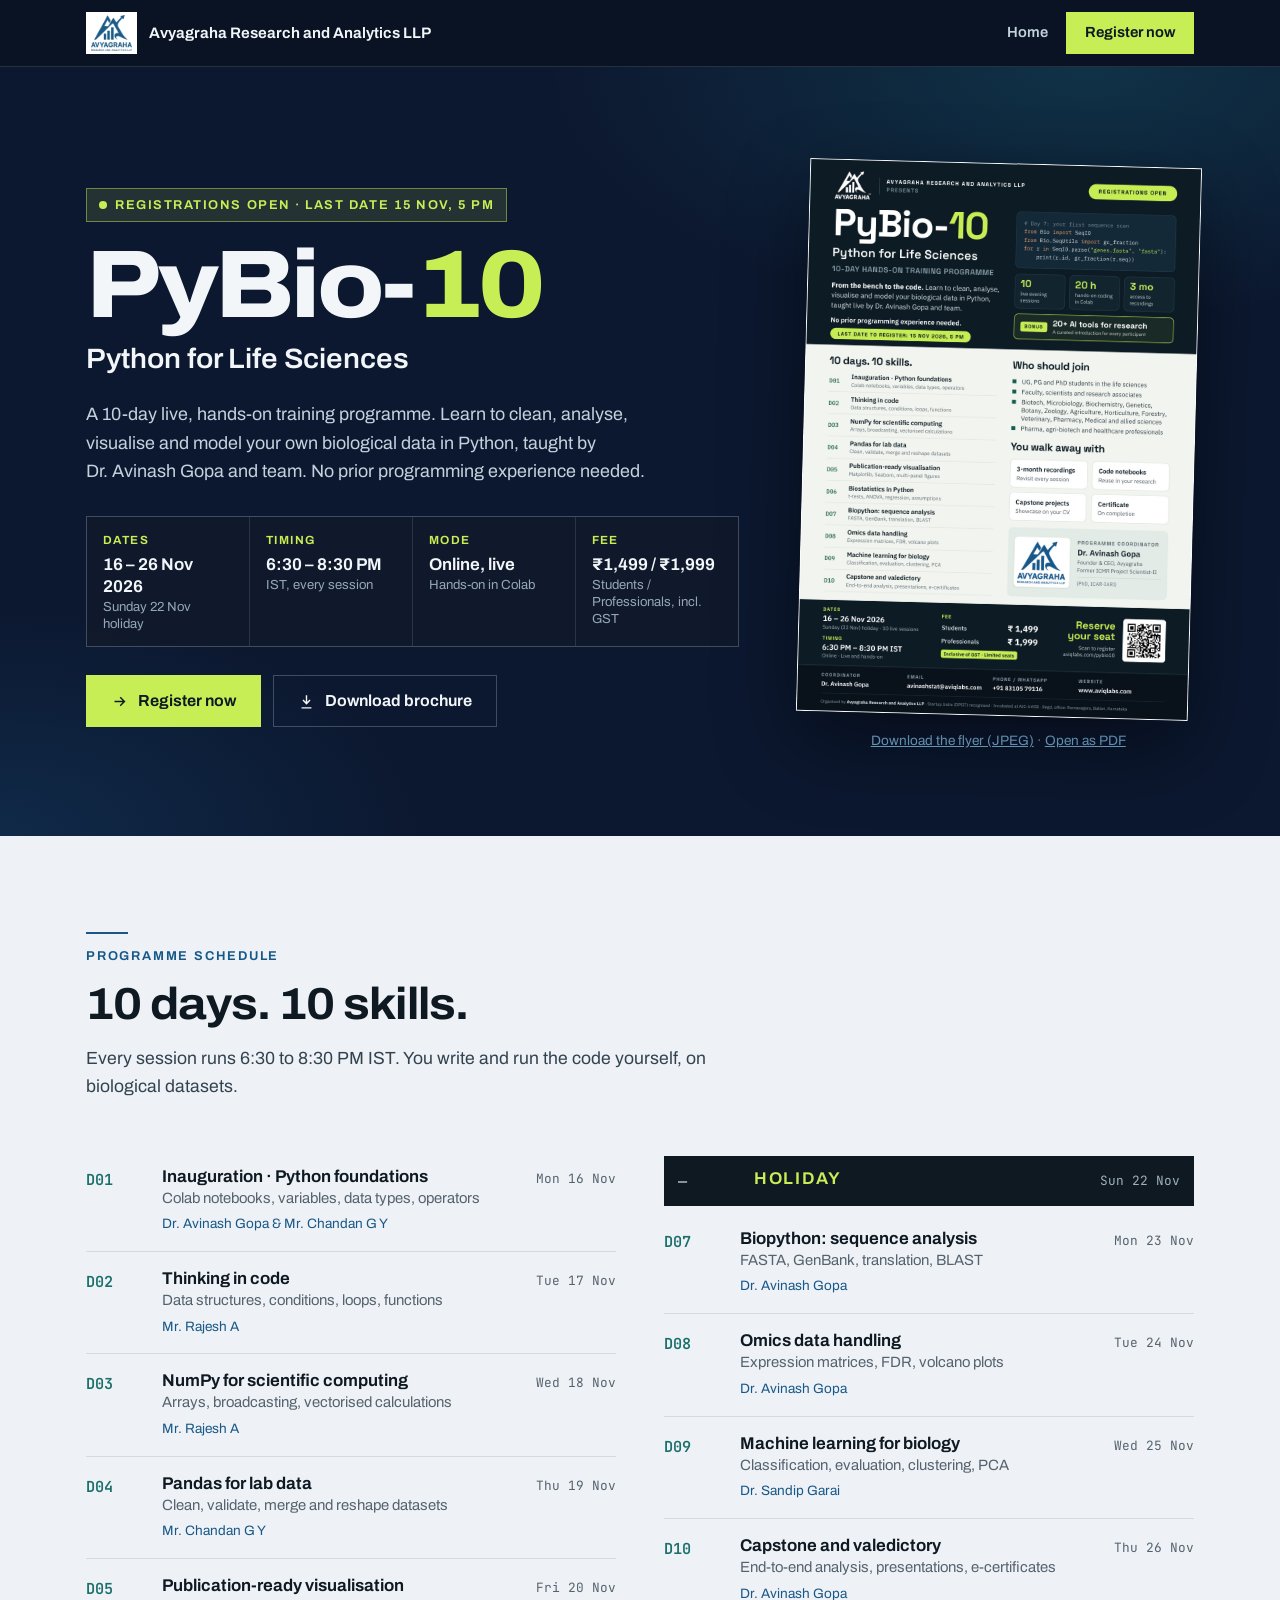
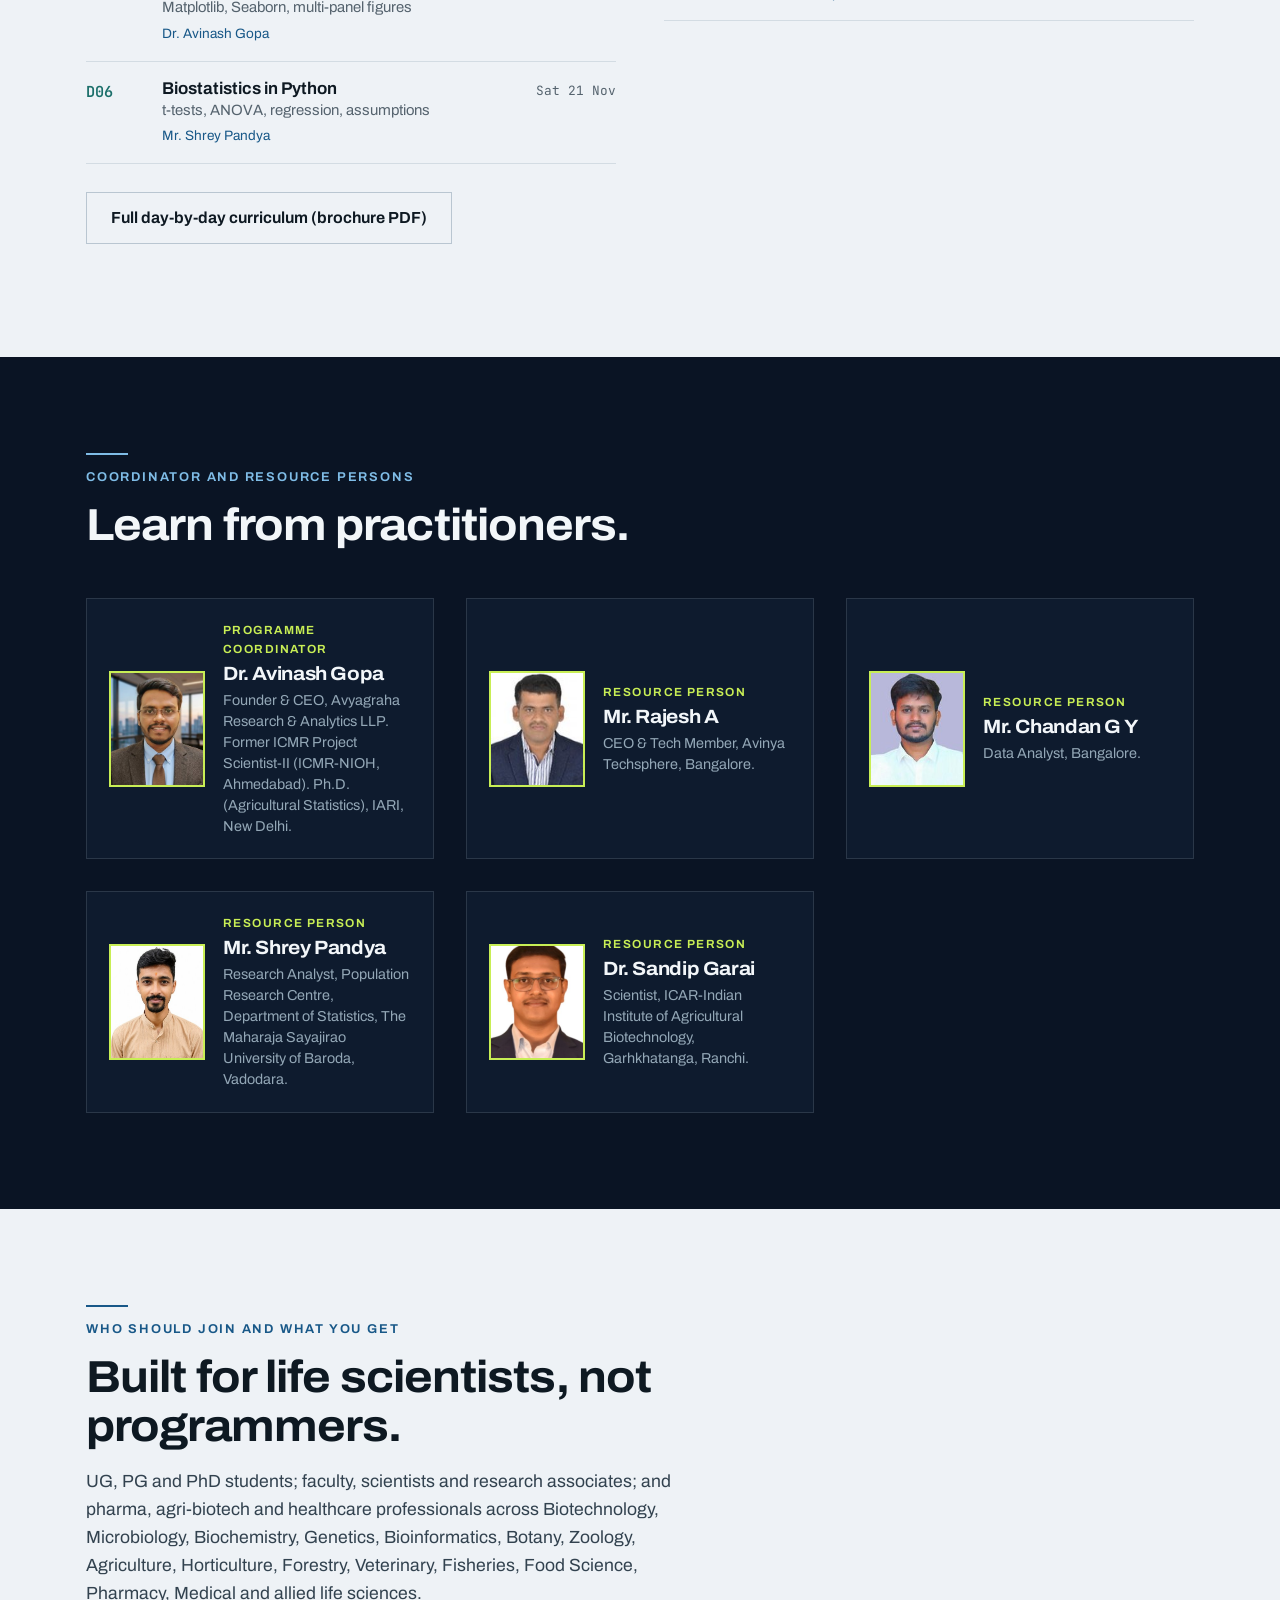
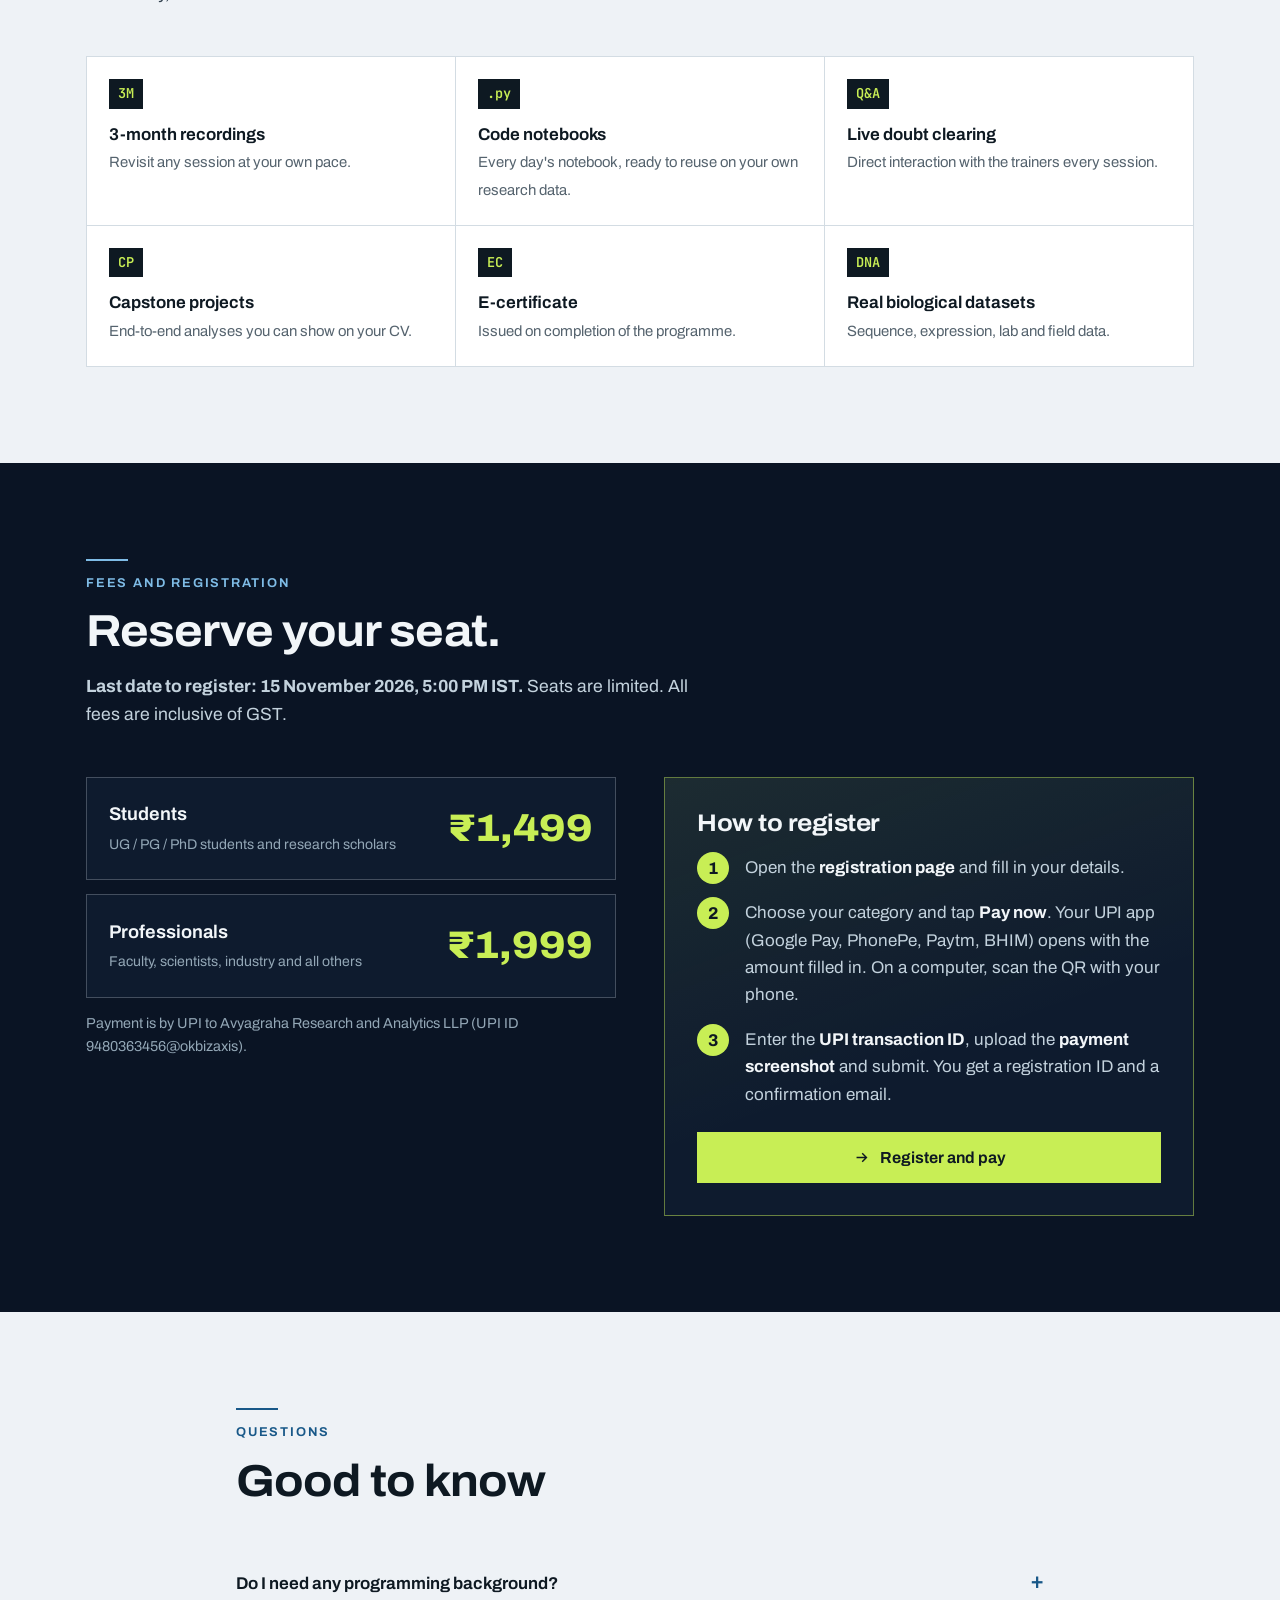
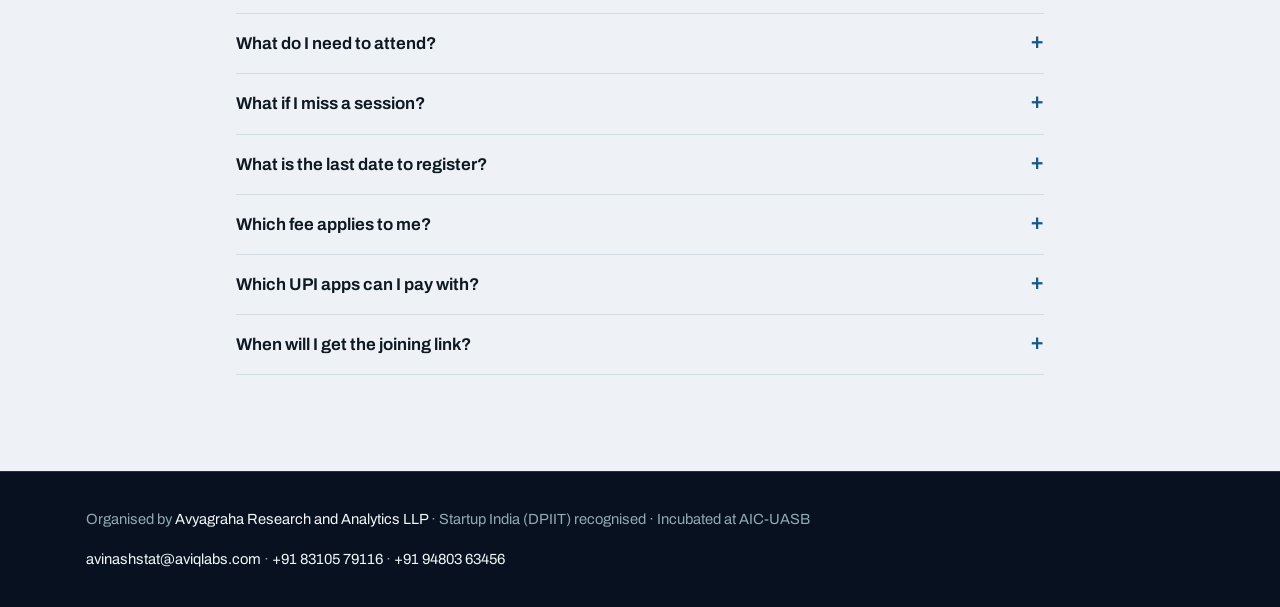
<file: pybio10/index.html>
<!DOCTYPE html>
<html lang="en">
<head>
<meta charset="UTF-8">
<meta name="viewport" content="width=device-width, initial-scale=1.0">
<title>PyBio-10: Python for Life Sciences Training, 16-26 Nov 2026</title>
<meta name="description" content="10-day live online Python training for life scientists: NumPy, Pandas, biostatistics, Biopython, omics and ML. 16-26 Nov 2026. No coding background needed.">
<link rel="canonical" href="https://aviqlabs.com/pybio10/">
<meta property="og:type" content="website">
<meta property="og:site_name" content="Avyagraha Research and Analytics LLP">
<meta property="og:locale" content="en_IN">
<meta property="og:url" content="https://aviqlabs.com/pybio10/">
<meta property="og:title" content="PyBio-10: Python for Life Sciences, 16 to 26 Nov 2026">
<meta property="og:description" content="10-day live, hands-on Python training for life scientists. No prior coding needed. Register by 15 Nov 2026, 5:00 PM IST.">
<meta property="og:image" content="https://aviqlabs.com/images/pybio10-brochure.jpg">
<meta property="og:image:width" content="1200">
<meta property="og:image:height" content="848">
<meta property="og:image:alt" content="PyBio-10: Python for Life Sciences brochure, first page">
<meta name="twitter:card" content="summary_large_image">
<meta name="twitter:title" content="PyBio-10: Python for Life Sciences, 16 to 26 Nov 2026">
<meta name="twitter:description" content="10-day live, hands-on Python training for life scientists. No prior coding needed. Register by 15 Nov 2026, 5:00 PM IST.">
<meta name="twitter:image" content="https://aviqlabs.com/images/pybio10-brochure.jpg">
<meta name="theme-color" content="#0A1424">
<link rel="icon" href="../images/img01.png" type="image/png">
<link rel="preconnect" href="https://fonts.googleapis.com">
<link rel="preconnect" href="https://fonts.gstatic.com" crossorigin>
<link href="https://fonts.googleapis.com/css2?family=Archivo:wdth,wght@62..125,100..900&family=JetBrains+Mono:wght@400;600&display=swap" rel="stylesheet">
<script type="application/ld+json">
{"@context":"https://schema.org","@graph":[
{"@type":"Course","@id":"https://aviqlabs.com/pybio10/#course","name":"PyBio-10: Python for Life Sciences",
"url":"https://aviqlabs.com/pybio10/",
"description":"10-day live, hands-on online training in Python for life sciences: NumPy, Pandas, plotting, biostatistics, Biopython, omics data and machine learning.",
"image":"https://aviqlabs.com/images/pybio10-brochure.jpg","inLanguage":"en",
"educationalLevel":"Beginner","coursePrerequisites":"No prior programming experience needed.",
"teaches":["Python programming","NumPy","Pandas","Data visualisation with Matplotlib and Seaborn","Biostatistics in Python","Biopython sequence analysis","Omics data handling","Machine learning for biology"],
"provider":{"@type":"Organization","name":"Avyagraha Research and Analytics LLP","url":"https://aviqlabs.com/"},
"offers":[{"@type":"Offer","category":"Paid","name":"Students","price":"1499","priceCurrency":"INR","availability":"https://schema.org/InStock","url":"https://aviqlabs.com/pybio10/register/","validThrough":"2026-11-15T17:00:00+05:30"},
{"@type":"Offer","category":"Paid","name":"Professionals","price":"1999","priceCurrency":"INR","availability":"https://schema.org/InStock","url":"https://aviqlabs.com/pybio10/register/","validThrough":"2026-11-15T17:00:00+05:30"}],
"hasCourseInstance":{"@type":"CourseInstance","courseMode":"Online","startDate":"2026-11-16","endDate":"2026-11-26",
"courseSchedule":{"@type":"Schedule","repeatFrequency":"Daily","duration":"PT2H","startTime":"18:30","endTime":"20:30","startDate":"2026-11-16","endDate":"2026-11-26","scheduleTimezone":"Asia/Kolkata"},
"instructor":[{"@type":"Person","name":"Dr. Avinash Gopa"},{"@type":"Person","name":"Rajesh A"},{"@type":"Person","name":"Chandan G Y"},{"@type":"Person","name":"Shrey Pandya"},{"@type":"Person","name":"Dr. Sandip Garai"}]}},
{"@type":"EducationEvent","name":"PyBio-10: Python for Life Sciences (live online training)",
"description":"10-day live, hands-on online training in Python for life sciences, 6:30 to 8:30 PM IST each day (holiday on Sunday 22 November).",
"url":"https://aviqlabs.com/pybio10/","image":"https://aviqlabs.com/images/pybio10-brochure.jpg",
"startDate":"2026-11-16T18:30:00+05:30","endDate":"2026-11-26T20:30:00+05:30",
"eventStatus":"https://schema.org/EventScheduled","eventAttendanceMode":"https://schema.org/OnlineEventAttendanceMode",
"location":{"@type":"VirtualLocation","url":"https://aviqlabs.com/pybio10/"},
"organizer":{"@type":"Organization","name":"Avyagraha Research and Analytics LLP","url":"https://aviqlabs.com/"},
"performer":{"@type":"Person","name":"Dr. Avinash Gopa"},
"offers":[{"@type":"Offer","name":"Students","price":"1499","priceCurrency":"INR","availability":"https://schema.org/InStock","url":"https://aviqlabs.com/pybio10/register/","validFrom":"2026-10-09T12:47:33+05:30"},
{"@type":"Offer","name":"Professionals","price":"1999","priceCurrency":"INR","availability":"https://schema.org/InStock","url":"https://aviqlabs.com/pybio10/register/","validFrom":"2026-10-09T12:47:33+05:30"}]},
{"@type":"BreadcrumbList","itemListElement":[
{"@type":"ListItem","position":1,"name":"Home","item":"https://aviqlabs.com/"},
{"@type":"ListItem","position":2,"name":"PyBio-10","item":"https://aviqlabs.com/pybio10/"}]}
]}
</script>
<style>
:root{
  --bg:#0A1424;--raised:#0E1B2E;--band:#081120;--deep:#0C1830;
  --fg:#F2F6F9;--body:#C3D2DD;--muted:#93A7B6;
  --lift:#EEF2F6;--on-lift:#0E1922;--on-lift-body:#32424F;--on-lift-muted:#55636E;
  --accent:#7FBCE6;--solid:#185888;--solid-hi:#2277B4;
  --lime:#C8EE55;--cy:#5ECFCE;
  --rule:rgba(232,239,244,.13);--rule-strong:rgba(232,239,244,.24);
  --font:'Archivo',system-ui,-apple-system,'Segoe UI',sans-serif;
  --mono:'JetBrains Mono',ui-monospace,Consolas,monospace;
  --maxw:1160px;--gutter:clamp(16px,3vw,26px);
}
*{box-sizing:border-box}
html{scroll-behavior:smooth;-webkit-text-size-adjust:100%}
body{margin:0;background:var(--bg);color:var(--body);font-family:var(--font);font-size:1.0625rem;line-height:1.6;overflow-x:hidden}
img{max-width:100%;height:auto;display:block}
.hero-grid>*,.reg-grid>*,.sched>*,.people>*,.take>*{min-width:0}
a{color:var(--accent)}
h1,h2,h3{color:var(--fg);margin:0;font-variation-settings:'wdth' 108,'wght' 700;letter-spacing:-.02em;line-height:1.1}
.wrap{max-width:var(--maxw);margin:0 auto;padding:0 var(--gutter)}
.kick{display:block;position:relative;padding-top:14px;margin-bottom:14px;font-size:.8rem;letter-spacing:.14em;text-transform:uppercase;color:var(--accent);font-variation-settings:'wdth' 100,'wght' 650}
.kick::before{content:"";position:absolute;left:0;top:0;width:42px;height:2px;background:var(--accent)}
.btn{display:inline-flex;align-items:center;justify-content:center;gap:10px;min-height:48px;padding:12px 24px;border:1.5px solid transparent;font:inherit;font-size:1rem;font-variation-settings:'wdth' 100,'wght' 650;text-decoration:none;cursor:pointer;transition:background .18s,border-color .18s,transform .16s}
.btn:active{transform:scale(.98)}
.btn svg{width:17px;height:17px;flex:none}
.btn-reg{background:var(--lime);color:#0E1922;border-color:var(--lime)}
.btn-reg:hover{background:#d8f77a;border-color:#d8f77a}
.btn-line{border-color:var(--rule-strong);color:var(--fg);background:transparent}
.btn-line:hover{border-color:var(--fg);background:var(--band)}
.lift .btn-line{border-color:#B9C6D1;color:var(--on-lift)}
.lift .btn-line:hover{border-color:var(--on-lift);background:#fff}

/* header */
header.site{position:sticky;top:0;z-index:20;background:rgba(10,20,36,.92);backdrop-filter:blur(10px);border-bottom:1px solid var(--rule)}
.nav{display:flex;align-items:center;justify-content:space-between;gap:16px;min-height:66px}
.brand{display:flex;align-items:center;gap:12px;text-decoration:none;color:var(--fg);font-variation-settings:'wdth' 100,'wght' 650;font-size:.95rem}
.brand img{height:42px;width:auto;background:#fff;padding:3px 5px}
.brand span{display:none}
@media(min-width:640px){.brand span{display:inline}}
.nav .btn{min-height:40px;padding:8px 18px;font-size:.92rem}
.hdr-r{display:flex;align-items:center;gap:18px}
.home{color:var(--body);text-decoration:none;font-size:.92rem;font-variation-settings:'wght' 600;padding:10px 0}
.home:hover{color:var(--fg)}

/* hero */
.hero{position:relative;padding:clamp(48px,8vw,96px) 0 clamp(48px,7vw,84px);background:
  radial-gradient(900px 420px at 85% 0%,rgba(30,143,151,.22),transparent 60%),
  radial-gradient(700px 380px at 0% 100%,rgba(24,88,136,.28),transparent 60%),var(--deep);overflow:hidden}
.hero-grid{display:grid;grid-template-columns:1.25fr .75fr;gap:clamp(28px,5vw,64px);align-items:center}
.badge{display:inline-flex;align-items:center;gap:8px;background:rgba(200,238,85,.12);border:1px solid rgba(200,238,85,.45);color:var(--lime);font-size:.8rem;letter-spacing:.12em;text-transform:uppercase;padding:6px 12px;font-variation-settings:'wdth' 100,'wght' 650}
.badge i{width:8px;height:8px;border-radius:50%;background:var(--lime);box-shadow:0 0 0 0 rgba(200,238,85,.6);animation:pulse 2s infinite}
@keyframes pulse{70%{box-shadow:0 0 0 10px rgba(200,238,85,0)}100%{box-shadow:0 0 0 0 rgba(200,238,85,0)}}
.hero h1{font-size:clamp(3rem,9vw,6rem);margin:18px 0 6px;font-variation-settings:'wdth' 112,'wght' 800;letter-spacing:-.035em;line-height:.95}
.hero h1 span{color:var(--lime)}
.hero .sub{font-size:clamp(1.3rem,2.6vw,1.75rem);color:var(--fg);font-variation-settings:'wdth' 104,'wght' 600}
.hero .lead{max-width:56ch;margin:18px 0 0;font-size:1.12rem}
.facts{display:grid;grid-template-columns:repeat(4,minmax(0,1fr));gap:1px;background:var(--rule);border:1px solid var(--rule);margin:30px 0 28px}
.facts div{background:rgba(8,17,32,.75);padding:14px 16px}
.facts dt{font-size:.74rem;letter-spacing:.12em;text-transform:uppercase;color:var(--lime);font-variation-settings:'wdth' 100,'wght' 650}
.facts dd{margin:4px 0 0;color:var(--fg);font-variation-settings:'wdth' 100,'wght' 650;line-height:1.3}
.facts small{display:block;color:var(--muted);font-size:.82rem;font-variation-settings:'wght' 400}
.cta{display:flex;flex-wrap:wrap;gap:12px}
.flyer{border:1px solid var(--rule-strong);box-shadow:0 30px 80px rgba(0,0,0,.45);transform:rotate(1.5deg);background:#fff}
.flyer-cap{margin-top:14px;text-align:center;font-size:.85rem;color:var(--muted)}
.flyer-cap a{color:var(--accent)}

/* sections */
.sec{padding:clamp(56px,8vw,96px) 0}
.sec-head{max-width:62ch;margin-bottom:clamp(28px,4vw,48px)}
.sec-head h2{font-size:clamp(1.9rem,4vw,2.8rem)}
.sec-head p{margin:16px 0 0;font-size:1.1rem}
.lift{background:var(--lift);color:var(--on-lift-body)}
.lift h2,.lift h3{color:var(--on-lift)}
.lift .kick{color:#185888}.lift .kick::before{background:#185888}

/* schedule */
.sched{display:grid;grid-template-columns:repeat(2,minmax(0,1fr));gap:0 clamp(20px,4vw,48px)}
.day{display:grid;grid-template-columns:62px 1fr auto;gap:14px;align-items:start;padding:16px 0;border-bottom:1px solid #D3DCE3}
.day .d{font-family:var(--mono);font-weight:600;color:#1B6F6A;font-size:.95rem;padding-top:2px}
.day b{display:block;color:var(--on-lift);font-variation-settings:'wdth' 100,'wght' 650;line-height:1.3}
.day span{display:block;font-size:.93rem;color:var(--on-lift-muted);line-height:1.45}
.day em{font-style:normal;font-size:.85rem;color:#185888;margin-top:4px;display:block}
.day time{font-family:var(--mono);font-size:.8rem;color:var(--on-lift-muted);white-space:nowrap;padding-top:3px}
.day.hol{grid-template-columns:62px 1fr auto;background:var(--on-lift);color:#fff;padding:12px 14px;border:0;margin:6px 0}
.day.hol b{color:var(--lime);letter-spacing:.1em}
.day.hol .d,.day.hol time{color:#9fb0bc}

/* trainers */
.people{display:grid;grid-template-columns:repeat(3,minmax(0,1fr));gap:clamp(18px,3vw,32px)}
.person{background:var(--raised);border:1px solid var(--rule);padding:22px;display:grid;grid-template-columns:96px 1fr;gap:18px;align-items:center}
.person img{width:96px;height:116px !important;object-fit:cover;border:2px solid var(--lime)}
.person .role{font-size:.74rem;letter-spacing:.12em;text-transform:uppercase;color:var(--lime);font-variation-settings:'wdth' 100,'wght' 650}
.person h3{font-size:1.2rem;margin:4px 0 6px}
.person p{margin:0;font-size:.9rem;color:var(--muted);line-height:1.45}

/* outcomes */
.take{display:grid;grid-template-columns:repeat(3,minmax(0,1fr));gap:1px;background:#D3DCE3;border:1px solid #D3DCE3}
.tk{background:#fff;padding:22px}
.tk .ic{font-family:var(--mono);font-weight:600;font-size:.85rem;color:var(--lime);background:var(--on-lift);display:inline-block;padding:4px 9px;margin-bottom:12px}
.tk b{display:block;color:var(--on-lift);font-variation-settings:'wdth' 100,'wght' 650}
.tk span{font-size:.93rem;color:var(--on-lift-muted)}

/* fees + register */
.reg-grid{display:grid;grid-template-columns:1fr 1fr;gap:clamp(24px,4vw,48px);align-items:start}
.fee{display:flex;justify-content:space-between;align-items:center;gap:16px;border:1px solid var(--rule-strong);background:var(--raised);padding:20px 22px;margin-bottom:14px}
.fee b{display:block;color:var(--fg);font-size:1.15rem;font-variation-settings:'wdth' 100,'wght' 650}
.fee small{color:var(--muted);font-size:.88rem}
.fee .amt{font-size:clamp(1.8rem,4vw,2.4rem);color:var(--lime);font-variation-settings:'wdth' 110,'wght' 800;white-space:nowrap}
.note{font-size:.9rem;color:var(--muted)}
ol.steps{list-style:none;counter-reset:s;margin:0;padding:0}
ol.steps li{counter-increment:s;position:relative;padding:0 0 18px 48px;color:var(--body)}
ol.steps li::before{content:counter(s);position:absolute;left:0;top:-2px;width:32px;height:32px;border-radius:50%;background:var(--lime);color:#0E1922;display:flex;align-items:center;justify-content:center;font-variation-settings:'wdth' 100,'wght' 750}
ol.steps b{color:var(--fg)}
.reg-box{border:1px solid rgba(200,238,85,.45);background:linear-gradient(160deg,rgba(200,238,85,.08),transparent 60%),var(--raised);padding:clamp(22px,3vw,32px)}
.reg-box h3{font-size:1.5rem;margin-bottom:18px}
.reg-box .btn{width:100%;margin-top:6px}

/* faq */
.faq details{border-bottom:1px solid #D3DCE3;padding:16px 0}
.faq summary{cursor:pointer;color:var(--on-lift);font-variation-settings:'wdth' 100,'wght' 650;list-style:none;display:flex;justify-content:space-between;gap:16px}
.faq summary::after{content:"+";font-size:1.4rem;line-height:1;color:#185888}
.faq details[open] summary::after{content:"–"}
.faq p{margin:10px 0 0}

/* footer */
footer{background:var(--band);border-top:1px solid var(--rule);padding:36px 0;font-size:.92rem;color:var(--muted)}
.foot{display:flex;flex-wrap:wrap;justify-content:space-between;gap:16px}
footer a{color:var(--fg);text-decoration:none}

/* sticky mobile register bar */
.mbar{position:fixed;left:0;right:0;bottom:0;z-index:30;display:none;padding:10px 16px calc(10px + env(safe-area-inset-bottom));background:rgba(8,17,32,.96);border-top:1px solid var(--rule)}
.mbar .btn{width:100%}

@media(max-width:900px){
  .hero-grid,.reg-grid{grid-template-columns:1fr}
  .flyer{max-width:340px;margin:0 auto;transform:none}
  .facts{grid-template-columns:repeat(2,minmax(0,1fr))}
  .sched{grid-template-columns:1fr}
  .people{grid-template-columns:1fr}
  .take{grid-template-columns:1fr 1fr}
  .mbar{display:block}
  body{padding-bottom:76px}
}
@media(max-width:520px){
  .take{grid-template-columns:1fr}
  .day{grid-template-columns:48px 1fr}
  .day time{grid-column:2;padding-top:0}
  .person{grid-template-columns:80px 1fr}
  .person img{width:80px;height:96px !important}
  .nav .btn{display:none}
}
@media(prefers-reduced-motion:reduce){.badge i{animation:none}html{scroll-behavior:auto}}
</style>
</head>
<body>

<header class="site">
  <div class="wrap nav">
    <a class="brand" href="../"><img src="../images/img01.png" width="204" height="180" alt="Avyagraha logo"><span>Avyagraha Research and Analytics LLP</span></a>
    <div class="hdr-r"><a class="home" href="../">Home</a><a class="btn btn-reg" href="register/">Register now</a></div>
  </div>
</header>

<main>
<section class="hero">
  <div class="wrap hero-grid">
    <div>
      <span class="badge"><i></i>Registrations open · Last date 15&nbsp;Nov,&nbsp;5&nbsp;PM</span>
      <h1>PyBio-<span>10</span></h1>
      <div class="sub">Python for Life Sciences</div>
      <p class="lead">A 10-day live, hands-on training programme. Learn to clean, analyse, visualise and model your own biological data in Python, taught by Dr.&nbsp;Avinash&nbsp;Gopa and team. No prior programming experience needed.</p>
      <dl class="facts">
        <div><dt>Dates</dt><dd>16 – 26 Nov 2026<small>Sunday 22 Nov holiday</small></dd></div>
        <div><dt>Timing</dt><dd>6:30 – 8:30 PM<small>IST, every session</small></dd></div>
        <div><dt>Mode</dt><dd>Online, live<small>Hands-on in Colab</small></dd></div>
        <div><dt>Fee</dt><dd>₹1,499 / ₹1,999<small>Students / Professionals, incl. GST</small></dd></div>
      </dl>
      <div class="cta">
        <a class="btn btn-reg" href="register/"><svg viewBox="0 0 24 24" fill="none" stroke="currentColor" stroke-width="2"><path d="M5 12h14M13 6l6 6-6 6"/></svg>Register now</a>
        <a class="btn btn-line" href="PyBio-10-Brochure.pdf" download="PyBio-10-Brochure.pdf" type="application/pdf"><svg viewBox="0 0 24 24" fill="none" stroke="currentColor" stroke-width="2"><path d="M12 3v12M7 10l5 5 5-5M5 21h14"/></svg>Download brochure</a>
      </div>
    </div>
    <div>
      <a href="PyBio-10-Flyer.pdf" target="_blank" rel="noopener"><img class="flyer" src="flyer.jpg" width="1000" height="1414" alt="PyBio-10 flyer: Python for Life Sciences, 16 to 26 November 2026"></a>
      <div class="flyer-cap"><a href="PyBio-10-Flyer.jpg" download="PyBio-10-Flyer.jpg" type="image/jpeg">Download the flyer (JPEG)</a> · <a href="PyBio-10-Flyer.pdf" target="_blank" rel="noopener">Open as PDF</a></div>
    </div>
  </div>
</section>

<section class="sec lift" id="schedule">
  <div class="wrap">
    <div class="sec-head">
      <span class="kick">Programme schedule</span>
      <h2>10 days. 10 skills.</h2>
      <p>Every session runs 6:30 to 8:30 PM IST. You write and run the code yourself, on biological datasets.</p>
    </div>
    <div class="sched">
      <div>
        <div class="day"><div class="d">D01</div><div><b>Inauguration · Python foundations</b><span>Colab notebooks, variables, data types, operators</span><em>Dr.&nbsp;Avinash&nbsp;Gopa &amp; Mr.&nbsp;Chandan&nbsp;G Y</em></div><time>Mon 16 Nov</time></div>
        <div class="day"><div class="d">D02</div><div><b>Thinking in code</b><span>Data structures, conditions, loops, functions</span><em>Mr.&nbsp;Rajesh&nbsp;A</em></div><time>Tue 17 Nov</time></div>
        <div class="day"><div class="d">D03</div><div><b>NumPy for scientific computing</b><span>Arrays, broadcasting, vectorised calculations</span><em>Mr.&nbsp;Rajesh&nbsp;A</em></div><time>Wed 18 Nov</time></div>
        <div class="day"><div class="d">D04</div><div><b>Pandas for lab data</b><span>Clean, validate, merge and reshape datasets</span><em>Mr.&nbsp;Chandan&nbsp;G Y</em></div><time>Thu 19 Nov</time></div>
        <div class="day"><div class="d">D05</div><div><b>Publication-ready visualisation</b><span>Matplotlib, Seaborn, multi-panel figures</span><em>Dr.&nbsp;Avinash&nbsp;Gopa</em></div><time>Fri 20 Nov</time></div>
        <div class="day"><div class="d">D06</div><div><b>Biostatistics in Python</b><span>t-tests, ANOVA, regression, assumptions</span><em>Mr.&nbsp;Shrey&nbsp;Pandya</em></div><time>Sat 21 Nov</time></div>
      </div>
      <div>
        <div class="day hol"><div class="d">—</div><div><b>HOLIDAY</b></div><time>Sun 22 Nov</time></div>
        <div class="day"><div class="d">D07</div><div><b>Biopython: sequence analysis</b><span>FASTA, GenBank, translation, BLAST</span><em>Dr.&nbsp;Avinash&nbsp;Gopa</em></div><time>Mon 23 Nov</time></div>
        <div class="day"><div class="d">D08</div><div><b>Omics data handling</b><span>Expression matrices, FDR, volcano plots</span><em>Dr.&nbsp;Avinash&nbsp;Gopa</em></div><time>Tue 24 Nov</time></div>
        <div class="day"><div class="d">D09</div><div><b>Machine learning for biology</b><span>Classification, evaluation, clustering, PCA</span><em>Dr.&nbsp;Sandip&nbsp;Garai</em></div><time>Wed 25 Nov</time></div>
        <div class="day"><div class="d">D10</div><div><b>Capstone and valedictory</b><span>End-to-end analysis, presentations, e-certificates</span><em>Dr.&nbsp;Avinash&nbsp;Gopa</em></div><time>Thu 26 Nov</time></div>
      </div>
    </div>
    <p style="margin-top:28px"><a class="btn btn-line" href="PyBio-10-Brochure.pdf" download="PyBio-10-Brochure.pdf" type="application/pdf">Full day-by-day curriculum (brochure PDF)</a></p>
  </div>
</section>

<section class="sec" id="trainers">
  <div class="wrap">
    <div class="sec-head">
      <span class="kick">Coordinator and resource persons</span>
      <h2>Learn from practitioners.</h2>
    </div>
    <div class="people">
      <div class="person"><img src="avinash.jpg" width="360" height="420" loading="lazy" alt="Dr. Avinash Gopa"><div><div class="role">Programme coordinator</div><h3>Dr.&nbsp;Avinash&nbsp;Gopa</h3><p>Founder &amp; CEO, Avyagraha Research &amp; Analytics LLP. Former ICMR Project Scientist-II (ICMR-NIOH, Ahmedabad). Ph.D. (Agricultural Statistics), IARI, New Delhi.</p></div></div>
      <div class="person"><img src="rajesh.jpg" width="112" height="141" loading="lazy" alt="Mr. Rajesh A"><div><div class="role">Resource person</div><h3>Mr.&nbsp;Rajesh&nbsp;A</h3><p>CEO &amp; Tech Member, Avinya Techsphere, Bangalore.</p></div></div>
      <div class="person"><img src="chandan.jpg" width="145" height="181" loading="lazy" alt="Mr. Chandan G Y"><div><div class="role">Resource person</div><h3>Mr.&nbsp;Chandan&nbsp;G Y</h3><p>Data Analyst, Bangalore.</p></div></div>
      <div class="person"><img src="shrey.jpg" width="360" height="464" loading="lazy" alt="Mr. Shrey Pandya"><div><div class="role">Resource person</div><h3>Mr.&nbsp;Shrey&nbsp;Pandya</h3><p>Research Analyst, Population Research Centre, Department of Statistics, The Maharaja Sayajirao University of Baroda, Vadodara.</p></div></div>
      <div class="person"><img src="sandip.jpg" width="360" height="424" loading="lazy" alt="Dr. Sandip Garai"><div><div class="role">Resource person</div><h3>Dr.&nbsp;Sandip&nbsp;Garai</h3><p>Scientist, ICAR-Indian Institute of Agricultural Biotechnology, Garhkhatanga, Ranchi.</p></div></div>
    </div>
  </div>
</section>

<section class="sec lift" id="outcomes">
  <div class="wrap">
    <div class="sec-head">
      <span class="kick">Who should join and what you get</span>
      <h2>Built for life&nbsp;scientists, not programmers.</h2>
      <p>UG, PG and PhD students; faculty, scientists and research associates; and pharma, agri-biotech and healthcare professionals across Biotechnology, Microbiology, Biochemistry, Genetics, Bioinformatics, Botany, Zoology, Agriculture, Horticulture, Forestry, Veterinary, Fisheries, Food Science, Pharmacy, Medical and allied life sciences.</p>
    </div>
    <div class="take">
      <div class="tk"><div class="ic">3M</div><b>3-month recordings</b><span>Revisit any session at your own pace.</span></div>
      <div class="tk"><div class="ic">.py</div><b>Code notebooks</b><span>Every day's notebook, ready to reuse on your own research data.</span></div>
      <div class="tk"><div class="ic">Q&amp;A</div><b>Live doubt clearing</b><span>Direct interaction with the trainers every session.</span></div>
      <div class="tk"><div class="ic">CP</div><b>Capstone projects</b><span>End-to-end analyses you can show on your CV.</span></div>
      <div class="tk"><div class="ic">EC</div><b>E-certificate</b><span>Issued on completion of the programme.</span></div>
      <div class="tk"><div class="ic">DNA</div><b>Real biological datasets</b><span>Sequence, expression, lab and field data.</span></div>
    </div>
  </div>
</section>

<section class="sec" id="register">
  <div class="wrap">
    <div class="sec-head">
      <span class="kick">Fees and registration</span>
      <h2>Reserve your seat.</h2>
      <p><b>Last date to register: 15 November 2026, 5:00 PM IST.</b> Seats are limited. All fees are inclusive of GST.</p>
    </div>
    <div class="reg-grid">
      <div>
        <div class="fee"><div><b>Students</b><small>UG / PG / PhD students and research scholars</small></div><div class="amt">₹1,499</div></div>
        <div class="fee"><div><b>Professionals</b><small>Faculty, scientists, industry and all others</small></div><div class="amt">₹1,999</div></div>
        <p class="note">Payment is by UPI to Avyagraha Research and Analytics LLP (UPI ID 9480363456@okbizaxis).</p>
      </div>
      <div class="reg-box">
        <h3>How to register</h3>
        <ol class="steps">
          <li>Open the <b>registration page</b> and fill in your details.</li>
          <li>Choose your category and tap <b>Pay now</b>. Your UPI app (Google Pay, PhonePe, Paytm, BHIM) opens with the amount filled in. On a computer, scan the QR with your phone.</li>
          <li>Enter the <b>UPI transaction ID</b>, upload the <b>payment screenshot</b> and submit. You get a registration ID and a confirmation email.</li>
        </ol>
        <a class="btn btn-reg" href="register/"><svg viewBox="0 0 24 24" fill="none" stroke="currentColor" stroke-width="2"><path d="M5 12h14M13 6l6 6-6 6"/></svg>Register and pay</a>
              </div>
    </div>
  </div>
</section>

<section class="sec lift faq" id="faq">
  <div class="wrap" style="max-width:860px">
    <div class="sec-head"><span class="kick">Questions</span><h2>Good to know</h2></div>
    <details><summary>Do I need any programming background?</summary><p>No. The programme starts from the very basics and everything runs in the browser through Google Colab.</p></details>
    <details><summary>What do I need to attend?</summary><p>A laptop or desktop with a stable internet connection, and a Google account for Colab notebooks.</p></details>
    <details><summary>What if I miss a session?</summary><p>All sessions are recorded. Recordings stay available for 3 months after the programme.</p></details>
    <details><summary>What is the last date to register?</summary><p>Registrations close on 15 November 2026 at 5:00 PM IST. Seats are limited, so register early.</p></details>
    <details><summary>Which fee applies to me?</summary><p>The student fee (₹1,499) applies to UG, PG and PhD students and research scholars. Faculty, scientists, industry and all other participants pay the professional fee (₹1,999). Both include GST.</p></details>
    <details><summary>Which UPI apps can I pay with?</summary><p>Any UPI app: Google Pay, PhonePe, Paytm, BHIM or your bank's app. On a phone, the Pay now button opens the app directly; on a computer, scan the QR code with your phone. You can also pay to UPI ID 9480363456@okbizaxis.</p></details>
    <details><summary>When will I get the joining link?</summary><p>Once your payment is verified, joining details are shared by email and WhatsApp before the programme begins on 16 November 2026.</p></details>
  </div>
</section>
</main>

<footer>
  <div class="wrap foot">
    <span>Organised by <a href="../">Avyagraha Research and Analytics LLP</a> · Startup India (DPIIT) recognised · Incubated at AIC-UASB</span>
    <span><a href="mailto:avinashstat@aviqlabs.com">avinashstat@aviqlabs.com</a> · <a href="tel:+918310579116">+91 83105 79116</a> · <a href="tel:+919480363456">+91 94803 63456</a></span>
  </div>
</footer>

<div class="mbar"><a class="btn btn-reg" href="register/">Register now · from ₹1,499</a></div>

</body>
</html>
</file>
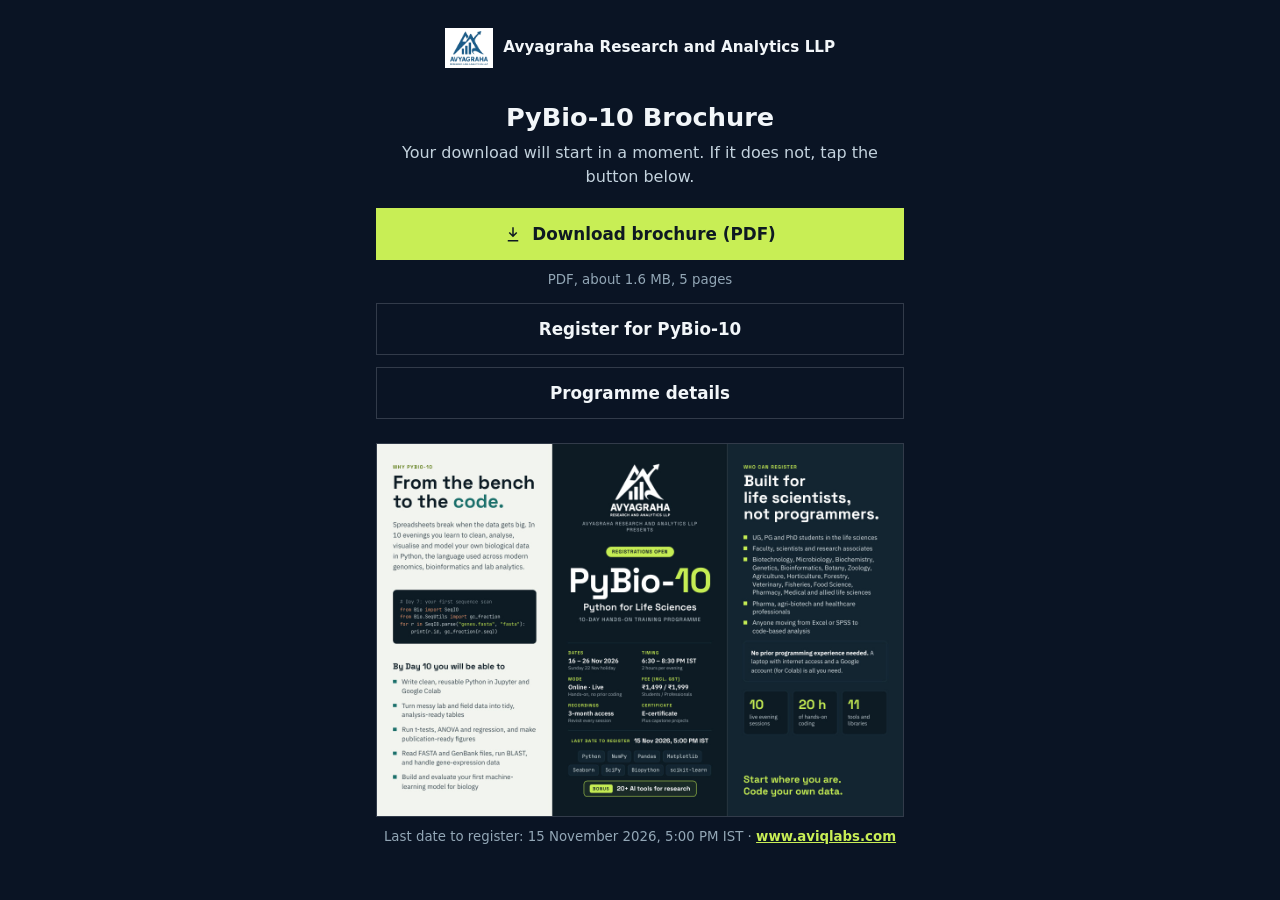
<file: pybio10/brochure/index.html>
<!DOCTYPE html>
<html lang="en"><head><meta charset="UTF-8">
<meta name="viewport" content="width=device-width, initial-scale=1.0">
<title>PyBio-10 Brochure | Avyagraha Research and Analytics LLP</title>
<meta name="description" content="Download the PyBio-10 brochure (PDF). PyBio-10, 16 to 26 November 2026. Last date to register: 15 November 2026, 5:00 PM IST.">
<link rel="canonical" href="https://aviqlabs.com/pybio10/brochure/">
<meta property="og:type" content="website">
<meta property="og:url" content="https://aviqlabs.com/pybio10/brochure/">
<meta property="og:title" content="PyBio-10 Brochure">
<meta property="og:description" content="PyBio-10: Python for Life Sciences, 16 to 26 Nov 2026. Register by 15 Nov 2026, 5:00 PM IST.">
<meta property="og:image" content="https://aviqlabs.com/images/pybio10-brochure.jpg">
<meta name="twitter:card" content="summary_large_image">
<meta name="theme-color" content="#0A1424">
<link rel="icon" href="../../images/img01.png" type="image/png">
<style>
:root{--bg:#0A1424;--fg:#F2F6F9;--body:#C3D2DD;--muted:#93A7B6;--lime:#C8EE55;--rule:rgba(232,239,244,.18)}
*{box-sizing:border-box}
body{margin:0;background:var(--bg);color:var(--body);font-family:system-ui,-apple-system,'Segoe UI',sans-serif;line-height:1.55}
.wrap{max-width:560px;margin:0 auto;padding:28px 16px 40px;text-align:center}
.brand{display:inline-flex;align-items:center;gap:10px;color:var(--fg);text-decoration:none;font-weight:600;font-size:.95rem}
.brand img{height:40px;width:auto;background:#fff;padding:3px 5px}
h1{color:var(--fg);font-size:1.6rem;line-height:1.2;margin:26px 0 8px}
p{margin:0 0 18px}
.btn{display:flex;align-items:center;justify-content:center;gap:10px;min-height:52px;padding:12px 20px;font:inherit;font-weight:700;font-size:1.05rem;text-decoration:none;border:1.5px solid var(--lime)}
.btn-dl{background:var(--lime);color:#0E1922}
.btn-line{color:var(--fg);border-color:var(--rule);font-weight:600;margin-top:12px}
.btn svg{width:18px;height:18px;flex:none}
.prev{display:block;margin:24px auto 0;max-width:100%;height:auto;border:1px solid var(--rule)}
small{display:block;color:var(--muted);margin-top:10px}
.dl{color:var(--lime);font-weight:600}
</style></head><body>
<div class="wrap">
  <a class="brand" href="../../"><img src="../../images/img01.png" width="204" height="180" alt="Avyagraha logo">Avyagraha Research and Analytics LLP</a>
  <h1>PyBio-10 Brochure</h1>
  <p id="msg">Your download will start in a moment. If it does not, tap the button below.</p>
  <a class="btn btn-dl" id="dl" href="../PyBio-10-Brochure.pdf" download="PyBio-10-Brochure.pdf" type="application/pdf"><svg viewBox="0 0 24 24" fill="none" stroke="currentColor" stroke-width="2"><path d="M12 3v12M7 10l5 5 5-5M5 21h14"/></svg>Download brochure (PDF)</a>
  <small>PDF, about 1.6 MB, 5 pages</small>
  <a class="btn btn-line" href="../register/">Register for PyBio-10</a>
  <a class="btn btn-line" href="../">Programme details</a>
  <img class="prev" src="../../images/pybio10-brochure.jpg" width="1200" height="848" alt="PyBio-10 Brochure preview">
  <small>Last date to register: 15 November 2026, 5:00 PM IST · <a class="dl" href="https://aviqlabs.com/">www.aviqlabs.com</a></small>
</div>
<script>
window.addEventListener('load',function(){setTimeout(function(){try{document.getElementById('dl').click()}catch(e){}},500)});
</script>
</body></html>
</file>
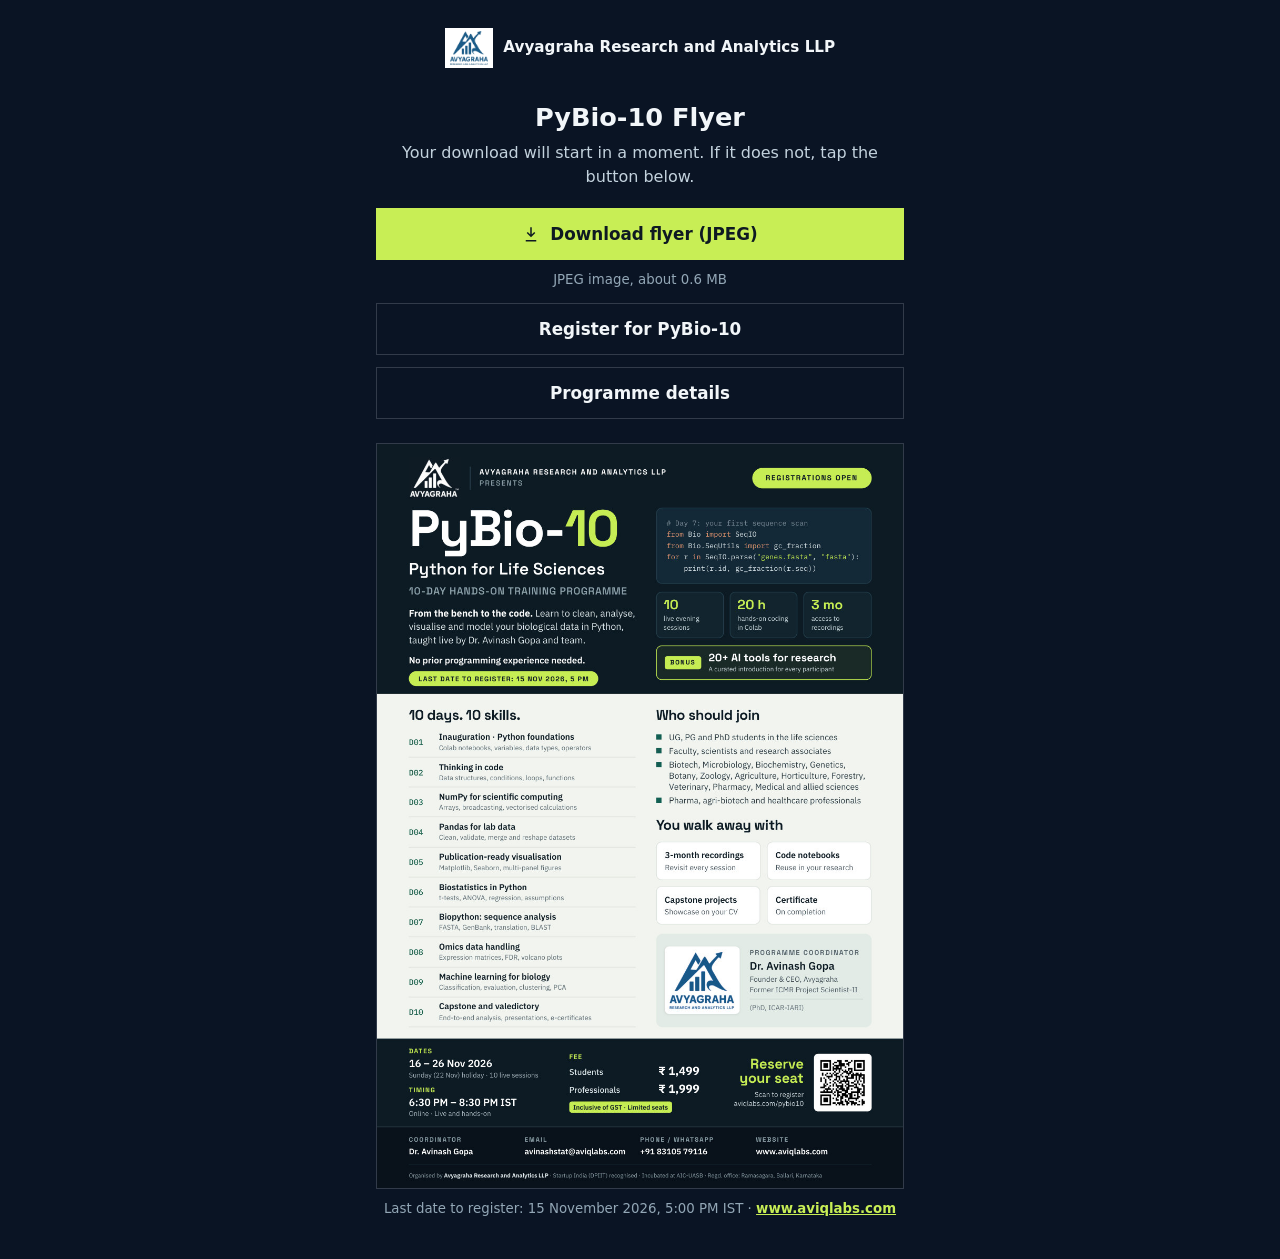
<file: pybio10/flyer/index.html>
<!DOCTYPE html>
<html lang="en"><head><meta charset="UTF-8">
<meta name="viewport" content="width=device-width, initial-scale=1.0">
<title>PyBio-10 Flyer | Avyagraha Research and Analytics LLP</title>
<meta name="description" content="Download the PyBio-10 flyer (JPEG image). PyBio-10, 16 to 26 November 2026. Last date to register: 15 November 2026, 5:00 PM IST.">
<link rel="canonical" href="https://aviqlabs.com/pybio10/flyer/">
<meta property="og:type" content="website">
<meta property="og:url" content="https://aviqlabs.com/pybio10/flyer/">
<meta property="og:title" content="PyBio-10 Flyer">
<meta property="og:description" content="PyBio-10: Python for Life Sciences, 16 to 26 Nov 2026. Register by 15 Nov 2026, 5:00 PM IST.">
<meta property="og:image" content="https://aviqlabs.com/pybio10/flyer.jpg">
<meta name="twitter:card" content="summary_large_image">
<meta name="theme-color" content="#0A1424">
<link rel="icon" href="../../images/img01.png" type="image/png">
<style>
:root{--bg:#0A1424;--fg:#F2F6F9;--body:#C3D2DD;--muted:#93A7B6;--lime:#C8EE55;--rule:rgba(232,239,244,.18)}
*{box-sizing:border-box}
body{margin:0;background:var(--bg);color:var(--body);font-family:system-ui,-apple-system,'Segoe UI',sans-serif;line-height:1.55}
.wrap{max-width:560px;margin:0 auto;padding:28px 16px 40px;text-align:center}
.brand{display:inline-flex;align-items:center;gap:10px;color:var(--fg);text-decoration:none;font-weight:600;font-size:.95rem}
.brand img{height:40px;width:auto;background:#fff;padding:3px 5px}
h1{color:var(--fg);font-size:1.6rem;line-height:1.2;margin:26px 0 8px}
p{margin:0 0 18px}
.btn{display:flex;align-items:center;justify-content:center;gap:10px;min-height:52px;padding:12px 20px;font:inherit;font-weight:700;font-size:1.05rem;text-decoration:none;border:1.5px solid var(--lime)}
.btn-dl{background:var(--lime);color:#0E1922}
.btn-line{color:var(--fg);border-color:var(--rule);font-weight:600;margin-top:12px}
.btn svg{width:18px;height:18px;flex:none}
.prev{display:block;margin:24px auto 0;max-width:100%;height:auto;border:1px solid var(--rule)}
small{display:block;color:var(--muted);margin-top:10px}
.dl{color:var(--lime);font-weight:600}
</style></head><body>
<div class="wrap">
  <a class="brand" href="../../"><img src="../../images/img01.png" width="204" height="180" alt="Avyagraha logo">Avyagraha Research and Analytics LLP</a>
  <h1>PyBio-10 Flyer</h1>
  <p id="msg">Your download will start in a moment. If it does not, tap the button below.</p>
  <a class="btn btn-dl" id="dl" href="../PyBio-10-Flyer.jpg" download="PyBio-10-Flyer.jpg" type="image/jpeg"><svg viewBox="0 0 24 24" fill="none" stroke="currentColor" stroke-width="2"><path d="M12 3v12M7 10l5 5 5-5M5 21h14"/></svg>Download flyer (JPEG)</a>
  <small>JPEG image, about 0.6 MB</small>
  <a class="btn btn-line" href="../register/">Register for PyBio-10</a>
  <a class="btn btn-line" href="../">Programme details</a>
  <img class="prev" src="../flyer.jpg" width="1000" height="1414" alt="PyBio-10 Flyer preview">
  <small>Last date to register: 15 November 2026, 5:00 PM IST · <a class="dl" href="https://aviqlabs.com/">www.aviqlabs.com</a></small>
</div>
<script>
window.addEventListener('load',function(){setTimeout(function(){try{document.getElementById('dl').click()}catch(e){}},500)});
</script>
</body></html>
</file>
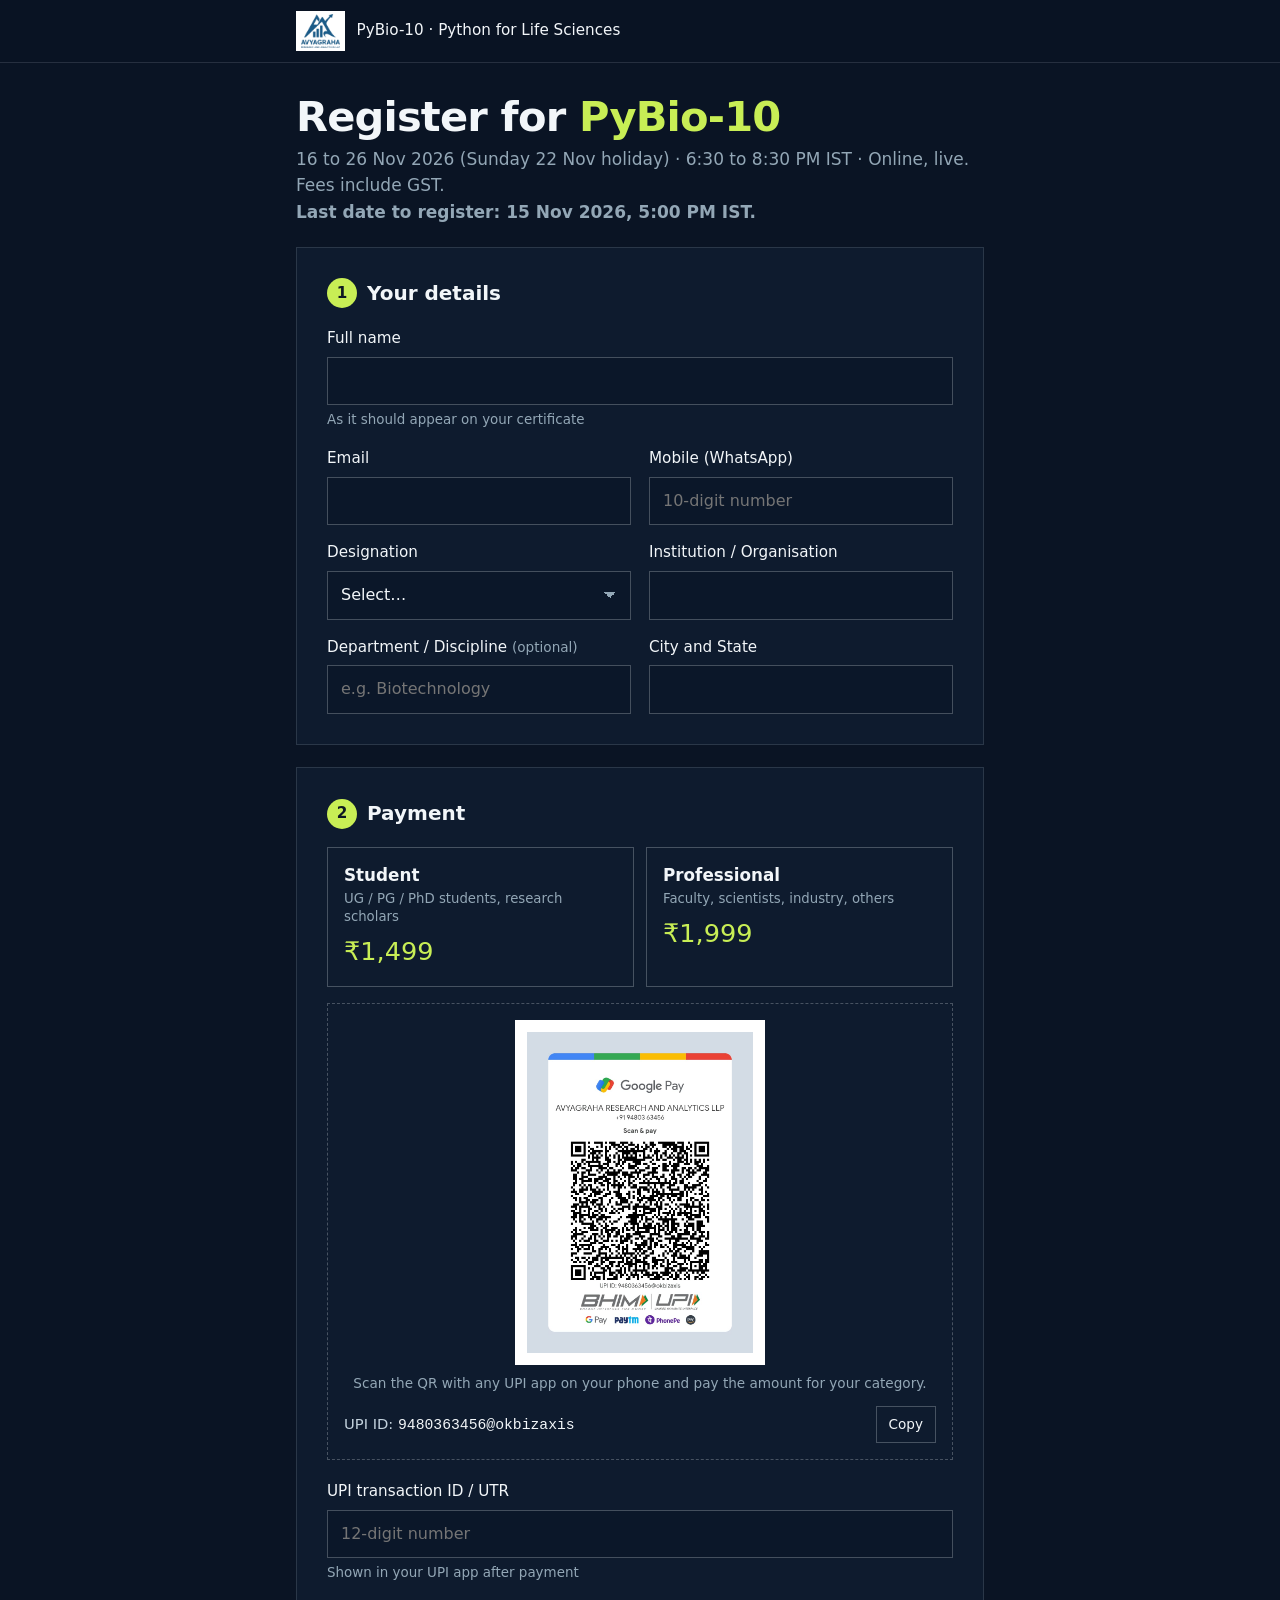
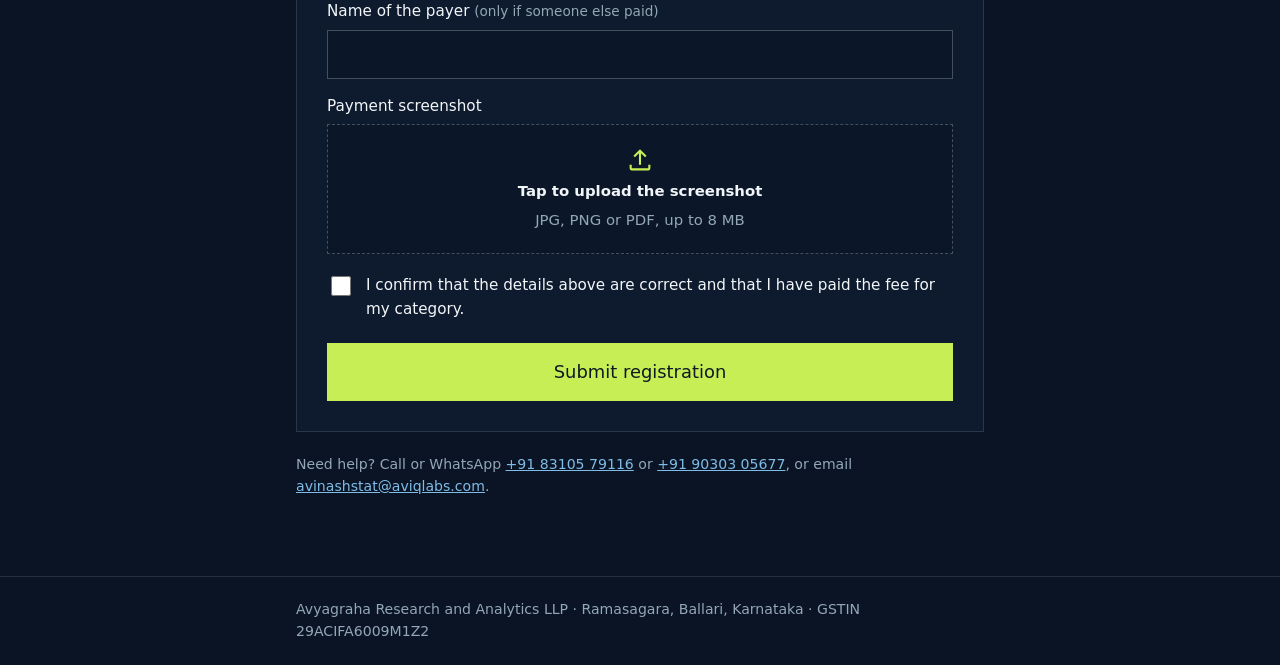
<file: pybio10/pay/index.html>
<!DOCTYPE html>
<html lang="en"><head><meta charset="UTF-8">
<title>Register for PyBio-10</title>
<meta name="robots" content="noindex">
<link rel="canonical" href="https://aviqlabs.com/pybio10/register/">
<meta http-equiv="refresh" content="0; url=../register/">
<style>body{margin:0;background:#0A1424;color:#C3D2DD;font-family:system-ui,sans-serif;padding:40px 16px}a{color:#C8EE55}</style>
</head><body><p>Payment and registration are now on one page: <a href="../register/">continue to registration</a>.</p></body></html>
</file>
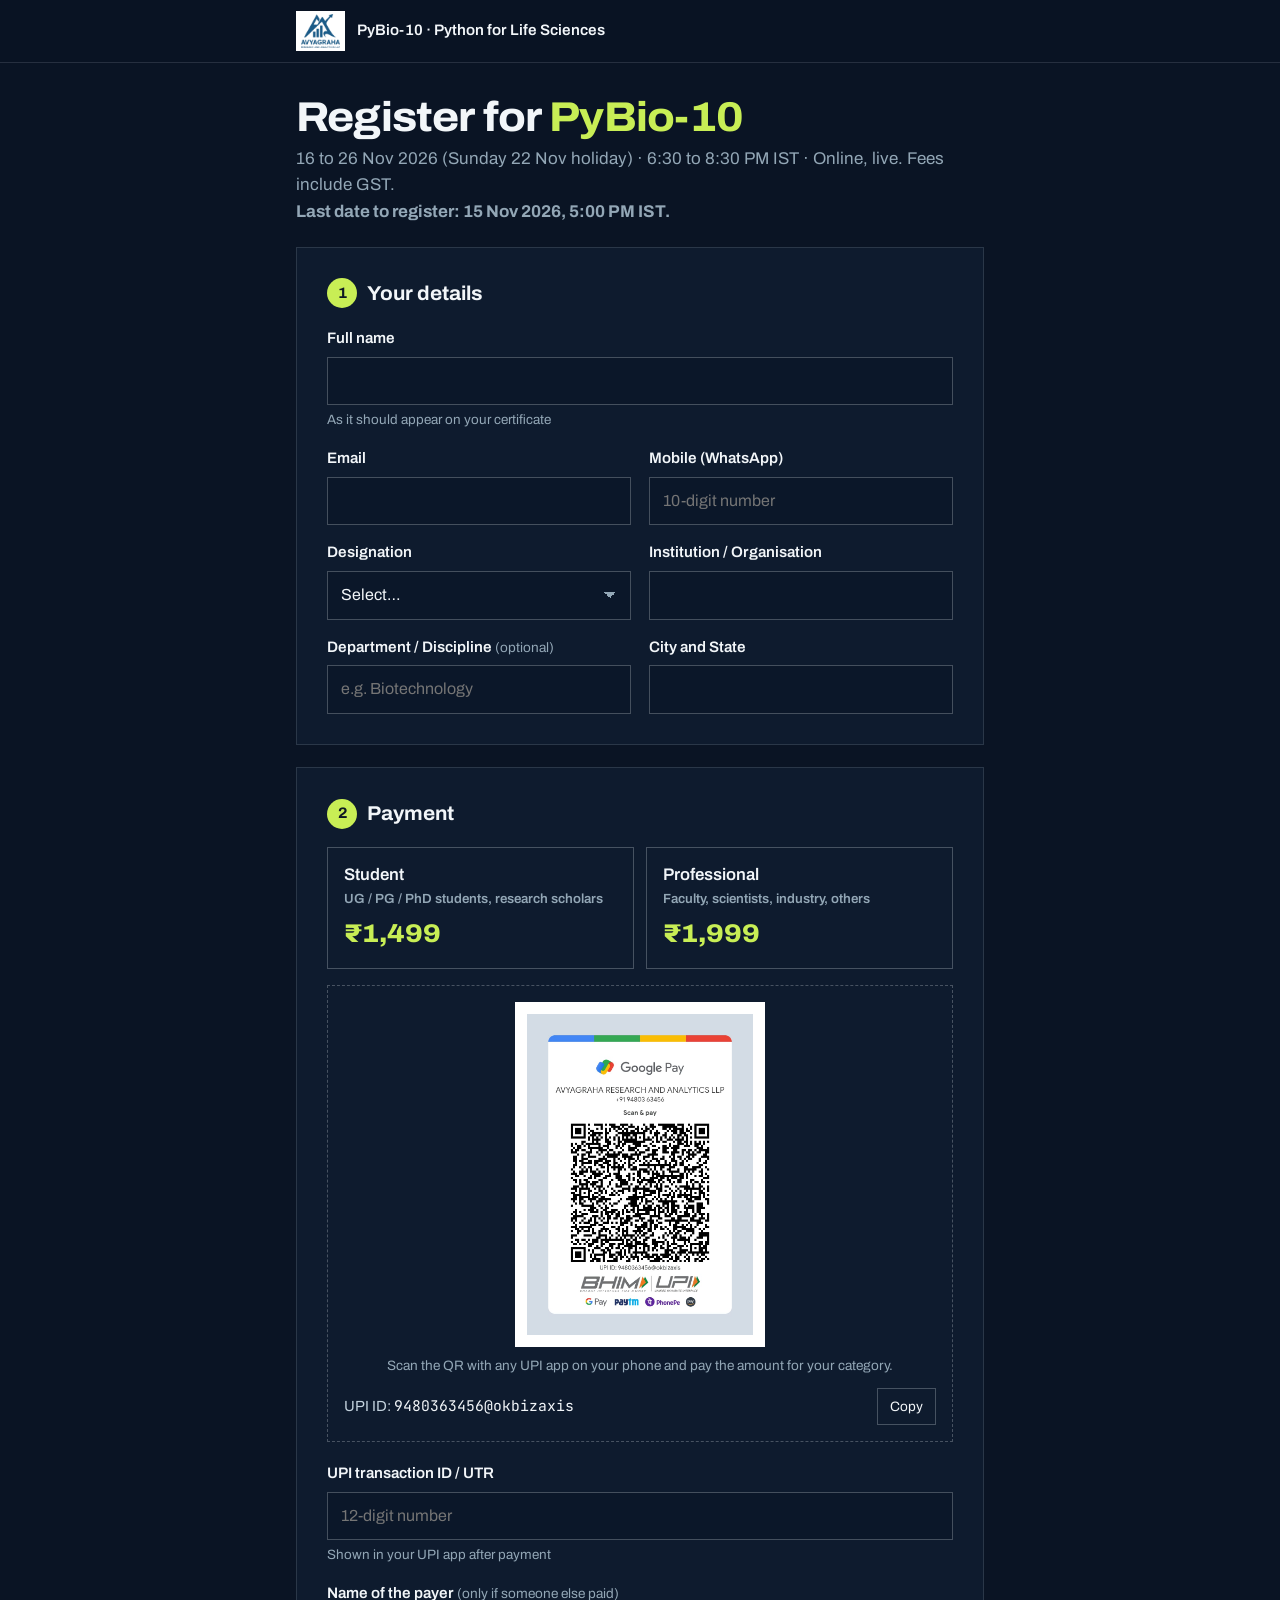
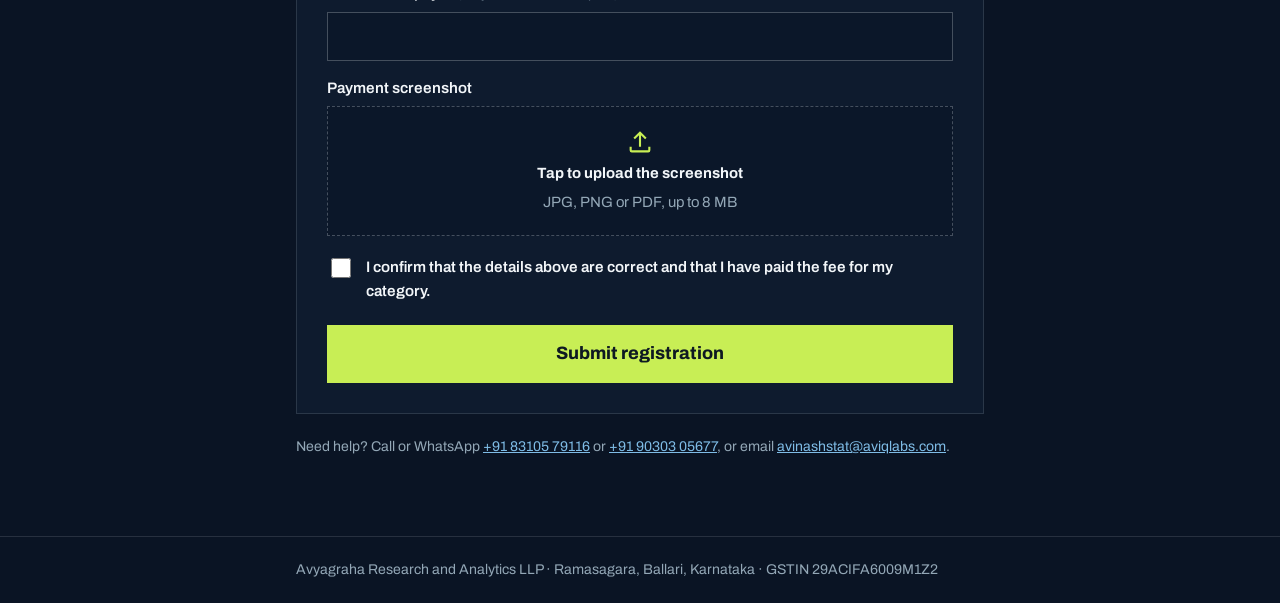
<file: pybio10/register/index.html>
<!DOCTYPE html>
<html lang="en">
<head>
<meta charset="UTF-8">
<meta name="viewport" content="width=device-width, initial-scale=1.0">
<title>Register for PyBio-10 | Avyagraha Research and Analytics LLP</title>
<meta name="description" content="Register for PyBio-10: Python for Life Sciences, 16-26 Nov 2026. Students Rs. 1,499, professionals Rs. 1,999, incl. GST. Last date: 15 Nov 2026, 5 PM IST.">
<meta name="theme-color" content="#0A1424">
<link rel="canonical" href="https://aviqlabs.com/pybio10/register/">
<meta property="og:type" content="website">
<meta property="og:site_name" content="Avyagraha Research and Analytics LLP">
<meta property="og:url" content="https://aviqlabs.com/pybio10/register/">
<meta property="og:title" content="Register for PyBio-10: Python for Life Sciences">
<meta property="og:description" content="16 to 26 Nov 2026, live online. Students Rs. 1,499, professionals Rs. 1,999, incl. GST. Last date: 15 Nov 2026, 5:00 PM IST.">
<meta property="og:image" content="https://aviqlabs.com/images/pybio10-brochure.jpg">
<meta name="twitter:card" content="summary_large_image">
<link rel="icon" href="../../images/img01.png" type="image/png">
<link rel="preconnect" href="https://fonts.googleapis.com">
<link rel="preconnect" href="https://fonts.gstatic.com" crossorigin>
<link href="https://fonts.googleapis.com/css2?family=Archivo:wdth,wght@62..125,100..900&family=JetBrains+Mono:wght@500&display=swap" rel="stylesheet">
<style>
:root{--bg:#0A1424;--raised:#0E1B2E;--field:#0B1729;--fg:#F2F6F9;--body:#C3D2DD;--muted:#93A7B6;--lime:#C8EE55;--accent:#7FBCE6;--err:#FF8A7A;
  --rule:rgba(232,239,244,.13);--rule-strong:rgba(232,239,244,.26);--font:'Archivo',system-ui,-apple-system,'Segoe UI',sans-serif}
*{box-sizing:border-box}
body{margin:0;background:var(--bg);color:var(--body);font-family:var(--font);font-size:1.0625rem;line-height:1.55}
a{color:var(--accent)}
img{max-width:100%;height:auto;display:block}
.wrap{max-width:720px;margin:0 auto;padding:0 16px}
header{border-bottom:1px solid var(--rule);position:sticky;top:0;background:rgba(10,20,36,.95);backdrop-filter:blur(8px);z-index:5}
header .wrap{display:flex;align-items:center;gap:12px;min-height:62px}
header img{height:40px;width:auto;background:#fff;padding:3px 5px}
header a{color:var(--fg);text-decoration:none;font-variation-settings:'wght' 600;font-size:.95rem}
main{padding:32px 0 64px}
h1{margin:0 0 6px;color:var(--fg);font-size:clamp(1.9rem,6vw,2.6rem);line-height:1.08;font-variation-settings:'wdth' 108,'wght' 750;letter-spacing:-.02em}
h1 span{color:var(--lime)}
.lead{margin:0 0 8px;color:var(--muted)}
.card{background:var(--raised);border:1px solid var(--rule);padding:clamp(18px,4vw,30px);margin-top:22px}
.card h2{display:flex;align-items:center;gap:10px;margin:0 0 18px;color:var(--fg);font-size:1.25rem;font-variation-settings:'wdth' 104,'wght' 700}
.card h2 i{font-style:normal;width:30px;height:30px;border-radius:50%;background:var(--lime);color:#0E1922;display:flex;align-items:center;justify-content:center;font-size:.95rem;flex:none}
.grid{display:grid;grid-template-columns:1fr 1fr;gap:16px 18px}
.full{grid-column:1/-1}
label{display:block;color:var(--fg);font-size:.95rem;font-variation-settings:'wght' 600;margin-bottom:6px}
label .opt{color:var(--muted);font-variation-settings:'wght' 400;font-size:.85rem}
.hint{display:block;color:var(--muted);font-size:.84rem;margin-top:5px}
input[type=text],input[type=email],input[type=tel],input[type=date],select{width:100%;min-height:48px;padding:11px 13px;background:var(--field);color:var(--fg);border:1px solid var(--rule-strong);border-radius:0;font:inherit;font-size:1rem;appearance:none;-webkit-appearance:none}
select{background-image:linear-gradient(45deg,transparent 50%,#93A7B6 50%),linear-gradient(135deg,#93A7B6 50%,transparent 50%);background-position:calc(100% - 20px) 50%,calc(100% - 14px) 50%;background-size:6px 6px;background-repeat:no-repeat;padding-right:38px}
input:focus,select:focus{outline:2px solid var(--accent);outline-offset:1px;border-color:var(--accent)}
input[type=date]{color-scheme:dark}
.bad input,.bad select,.bad .drop{border-color:var(--err)}
.bad .msg{display:block}
.msg{display:none;color:var(--err);font-size:.85rem;margin-top:5px}
.chips{display:flex;flex-wrap:wrap;gap:8px}
.chips label{margin:0;cursor:pointer}
.chips input{position:absolute;opacity:0;pointer-events:none}
.chips span{display:inline-flex;align-items:center;min-height:42px;padding:8px 14px;border:1px solid var(--rule-strong);font-size:.93rem;font-variation-settings:'wght' 500;color:var(--body)}
.chips input:checked+span{border-color:var(--lime);background:rgba(200,238,85,.12);color:var(--fg)}
.chips input:focus-visible+span{outline:2px solid var(--accent)}
.cats{display:grid;grid-template-columns:1fr 1fr;gap:12px}
.cat{position:relative;cursor:pointer;margin:0}
.cat input{position:absolute;opacity:0}
.cat div{border:1.5px solid var(--rule-strong);padding:14px 16px;height:100%}
.cat b{display:block;color:var(--fg);font-size:1.05rem}
.cat small{display:block;color:var(--muted);font-size:.83rem;line-height:1.35;margin-top:2px}
.cat em{display:block;font-style:normal;color:var(--lime);font-size:1.6rem;font-variation-settings:'wdth' 110,'wght' 800;margin-top:6px}
.cat input:checked+div{border-color:var(--lime);background:rgba(200,238,85,.09)}
.cat input:focus-visible+div{outline:2px solid var(--accent)}
.paybox{margin-top:16px;border:1px dashed var(--rule-strong);padding:16px}
.paynow{display:flex;align-items:center;justify-content:center;gap:10px;width:100%;min-height:56px;background:var(--lime);color:#0E1922;text-decoration:none;font-size:1.08rem;font-variation-settings:'wght' 750;border:0}
.paynow[aria-disabled=true]{opacity:.45;pointer-events:none}
.paynote{font-size:.85rem;color:var(--muted);margin:8px 0 0;text-align:center}
.qr{display:none;background:#fff;padding:12px;max-width:250px;margin:0 auto}
.desktop .qr{display:block}
.desktop .mobile-only{display:none}
.upi{display:flex;align-items:center;justify-content:space-between;gap:10px;margin-top:12px;font-size:.92rem}
.upi code{font-family:'JetBrains Mono',monospace;color:var(--fg);word-break:break-all}
.upi button,.ghost{flex:none;background:transparent;border:1px solid var(--rule-strong);color:var(--fg);font:inherit;font-size:.85rem;padding:7px 12px;cursor:pointer}
.drop{position:relative;display:flex;flex-direction:column;align-items:center;justify-content:center;gap:6px;min-height:130px;border:1.5px dashed var(--rule-strong);background:var(--field);padding:16px;text-align:center;cursor:pointer;color:var(--muted);font-size:.93rem}
.drop:hover,.drop.over{border-color:var(--lime)}
.drop input{position:absolute;inset:0;opacity:0;cursor:pointer}
.drop svg{width:28px;height:28px;stroke:var(--lime)}
.drop b{color:var(--fg)}
.preview{display:none;align-items:center;gap:14px;margin-top:10px;background:var(--field);border:1px solid var(--rule);padding:10px}
.preview img{width:64px;height:84px;object-fit:cover;background:#fff}
.preview span{flex:1;font-size:.9rem;color:var(--fg);word-break:break-all}
.has-file .preview{display:flex}
.check{display:flex;gap:12px;align-items:flex-start;margin-top:20px;font-size:.95rem;cursor:pointer}
.check input{width:20px;height:20px;margin-top:2px;accent-color:#C8EE55;flex:none}
.hp{position:absolute;left:-9999px;width:1px;height:1px;overflow:hidden}
.submit{display:flex;align-items:center;justify-content:center;gap:10px;width:100%;min-height:58px;margin-top:22px;background:var(--lime);color:#0E1922;border:0;font:inherit;font-size:1.12rem;font-variation-settings:'wght' 750;cursor:pointer}
.submit:hover{background:#d8f77a}
.submit[disabled]{opacity:.6;cursor:progress}
.spin{width:18px;height:18px;border:2.5px solid rgba(14,25,34,.3);border-top-color:#0E1922;border-radius:50%;animation:sp .8s linear infinite;display:none}
.busy .spin{display:block}
@keyframes sp{to{transform:rotate(360deg)}}
.alert{display:none;margin-top:16px;border:1px solid var(--err);background:rgba(255,138,122,.08);color:#ffd2cb;padding:12px 14px;font-size:.95rem}
.alert.show{display:block}
.done{display:none;text-align:center;padding:clamp(28px,6vw,48px) clamp(18px,4vw,32px)}
.done .tick{width:64px;height:64px;border-radius:50%;background:var(--lime);display:flex;align-items:center;justify-content:center;margin:0 auto 16px}
.done .tick svg{width:32px;height:32px;stroke:#0E1922}
.done h2{display:block;font-size:1.7rem;margin:0 0 8px}
.done .rid{display:inline-block;font-family:'JetBrains Mono',monospace;font-size:1.25rem;color:var(--lime);border:1px solid rgba(200,238,85,.5);padding:8px 16px;margin:10px 0 16px}
.finished .done{display:block}
.finished form{display:none}
.closed{border:1px solid var(--rule-strong);padding:14px;margin-top:16px;font-size:.95rem}
footer{border-top:1px solid var(--rule);padding:22px 0;font-size:.88rem;color:var(--muted)}
@media(max-width:600px){.grid,.cats{grid-template-columns:1fr}}
@media(prefers-reduced-motion:reduce){.spin{animation-duration:2s}}
</style>
</head>
<body>
<header><div class="wrap"><a href="../../"><img src="../../images/img01.png" width="204" height="180" alt="Avyagraha: home"></a><a href="../">PyBio-10 · Python for Life Sciences</a></div></header>
<main><div class="wrap" id="app">
  <h1>Register for <span>PyBio-10</span></h1>
  <p class="lead">16 to 26 Nov 2026 (Sunday 22 Nov holiday) · 6:30 to 8:30 PM IST · Online, live. Fees include GST.<br><b>Last date to register: 15 Nov 2026, 5:00 PM IST.</b></p>
  <p id="notReady" class="closed" hidden>Online registration opens shortly. To reserve a seat now, WhatsApp <a href="https://wa.me/918310579116?text=I%20would%20like%20to%20register%20for%20PyBio-10">+91 83105 79116</a> or <a href="https://wa.me/919030305677?text=I%20would%20like%20to%20register%20for%20PyBio-10">+91 90303 05677</a>.</p>

  <form id="reg" novalidate>
    <div class="card">
      <h2><i>1</i>Your details</h2>
      <div class="grid">
        <div class="full f"><label for="name">Full name</label><input id="name" name="name" type="text" autocomplete="name" required><span class="hint">As it should appear on your certificate</span><span class="msg">Please enter your full name.</span></div>
        <div class="f"><label for="email">Email</label><input id="email" name="email" type="email" autocomplete="email" inputmode="email" required><span class="msg">Please enter a valid email address.</span></div>
        <div class="f"><label for="phone">Mobile (WhatsApp)</label><input id="phone" name="phone" type="tel" autocomplete="tel" inputmode="tel" placeholder="10-digit number" required><span class="msg">Please enter a valid 10-digit mobile number.</span></div>
        <div class="f"><label for="designation">Designation</label>
          <select id="designation" name="designation" required>
            <option value="">Select…</option>
            <option value="Student">Student (₹1,499)</option>
            <option value="Professional">Professional (₹1,999)</option>
          </select><span class="msg">Please choose your designation.</span></div>
        <div class="f"><label for="institution">Institution / Organisation</label><input id="institution" name="institution" type="text" autocomplete="organization" required><span class="msg">Please enter your institution or organisation.</span></div>
        <div class="f"><label for="department">Department / Discipline <span class="opt">(optional)</span></label><input id="department" name="department" type="text" placeholder="e.g. Biotechnology"></div>
        <div class="f"><label for="city">City and State</label><input id="city" name="city" type="text" autocomplete="address-level2" required><span class="msg">Please enter your city and state.</span></div>
      </div>
    </div>

    <div class="card">
      <h2><i>2</i>Payment</h2>
      <div class="f" id="catField">
        <div class="cats">
          <label class="cat"><input type="radio" name="category" value="Student"><div><b>Student</b><small>UG / PG / PhD students, research scholars</small><em>₹1,499</em></div></label>
          <label class="cat"><input type="radio" name="category" value="Professional"><div><b>Professional</b><small>Faculty, scientists, industry, others</small><em>₹1,999</em></div></label>
        </div><span class="msg">Please choose your category.</span>
      </div>
      <div class="paybox">
        <div class="mobile-only">
          <a class="paynow" id="payNow" href="#" aria-disabled="true">Choose a category to pay</a>
          <p class="paynote">Opens Google Pay, PhonePe, Paytm, BHIM or any UPI app with the amount filled in. Come back to this page after paying.</p>
        </div>
        <div class="qr"><img src="../upi-qr.jpg" width="848" height="1205" alt="UPI payment QR code for Avyagraha Research and Analytics LLP"></div>
        <p class="paynote desktop-note" hidden>Scan the QR with any UPI app on your phone and pay the amount for your category.</p>
        <div class="upi"><span>UPI ID: <code>9480363456@okbizaxis</code></span><button type="button" id="copyUpi">Copy</button></div>
      </div>

      <div class="grid" style="margin-top:20px">
        <div class="full f"><label for="utr">UPI transaction ID / UTR</label><input id="utr" name="utr" type="text" inputmode="numeric" autocomplete="off" placeholder="12-digit number" required><span class="hint">Shown in your UPI app after payment</span><span class="msg">Please enter the transaction ID exactly as shown in your payment app.</span></div>
        <div class="full f"><label for="payer">Name of the payer <span class="opt">(only if someone else paid)</span></label><input id="payer" name="payer" type="text"></div>
        <div class="full f" id="fileField"><label>Payment screenshot</label>
          <div class="drop" id="drop">
            <svg viewBox="0 0 24 24" fill="none" stroke-width="1.8"><path d="M12 16V4M7 9l5-5 5 5M4 16v3a1 1 0 0 0 1 1h14a1 1 0 0 0 1-1v-3"/></svg>
            <b>Tap to upload the screenshot</b><span>JPG, PNG or PDF, up to 8 MB</span>
            <input type="file" id="file" accept="image/*,application/pdf">
          </div>
          <div class="preview"><img id="thumb" alt="Selected payment screenshot"><span id="fname"></span><button type="button" class="ghost" id="clearFile">Change</button></div>
          <span class="msg" id="fileMsg">Please upload the payment screenshot.</span>
        </div>
      </div>

      <label class="check f" id="agreeField"><input type="checkbox" id="agree"><span>I confirm that the details above are correct and that I have paid the fee for my category.</span></label>
      <div class="hp" aria-hidden="true"><label for="website">Leave this empty</label><input id="website" name="website" type="text" tabindex="-1" autocomplete="off"></div>
      <button class="submit" type="submit" id="submitBtn"><span class="spin"></span><span id="submitTxt">Submit registration</span></button>
      <div class="alert" id="alert" role="alert"></div>
    </div>
  </form>

  <div class="card done" role="status" aria-live="polite">
    <div class="tick"><svg viewBox="0 0 24 24" fill="none" stroke-width="3"><path d="M5 12.5l4.5 4.5L19 7.5"/></svg></div>
    <h2>You're registered!</h2>
    <p style="margin:0">Your registration ID</p>
    <div class="rid" id="rid">PYB10-000</div>
    <p>A confirmation has been sent to <b id="remail"></b>. Your seat is confirmed once we verify the payment; joining details follow by email and WhatsApp before 16 November.</p>
    <p><a href="../PyBio-10-Brochure.pdf" download="PyBio-10-Brochure.pdf" type="application/pdf">Download the brochure</a> · <a href="../">Back to PyBio-10</a></p>
  </div>
  <p style="font-size:.88rem;color:var(--muted);margin-top:22px">Need help? Call or WhatsApp <a href="https://wa.me/918310579116">+91 83105 79116</a> or <a href="https://wa.me/919030305677">+91 90303 05677</a>, or email <a href="mailto:avinashstat@aviqlabs.com">avinashstat@aviqlabs.com</a>.</p>
</div></main>
<footer><div class="wrap">Avyagraha Research and Analytics LLP · Ramasagara, Ballari, Karnataka · GSTIN 29ACIFA6009M1Z2</div></footer>

<script>
/* Google Apps Script web app URL (ends in /exec). */
var BACKEND_URL = "https://script.google.com/macros/s/AKfycbzXIpJn9O9cefdj8oZbyA8z63FxBdb3648cpys3iP4VrsWY33IIkpZ364QaED2ZecPAjA/exec";

/* Merchant details exactly as encoded in Avyagraha's Google Pay for Business QR. */
var UPI_BASE = "upi://pay?pa=9480363456@okbizaxis&pn=AVYAGRAHA%20RESEARCH%20AND%20ANALYTICS%20LLP&mc=5732&aid=uGICAgODE8Zy_Kw&ver=01&mode=01&tr=BCR2DN5T7TN35EIQ";
var FEES = { Student: 1499, Professional: 1999 };
var DRAFT_KEY = "pybio10-draft";

(function(){
  var $ = function(id){ return document.getElementById(id); };
  var form = $("reg"), app = $("app");
  var mobile = /Android|iPhone|iPad|iPod/i.test(navigator.userAgent) || (navigator.platform === "MacIntel" && navigator.maxTouchPoints > 1);
  if (!mobile) { document.documentElement.className += " desktop"; document.querySelector(".desktop-note").hidden = false; }
  if (!BACKEND_URL) { $("notReady").hidden = false; form.hidden = true; return; }

  /* ---- draft: keeps typed details if the browser reloads after the UPI app ---- */
  var FIELDS = ["name","email","phone","designation","institution","department","city","utr","payer"];
  function radios(n){ return form.querySelectorAll('input[name="'+n+'"]'); }
  function radioVal(n){ var r = form.querySelector('input[name="'+n+'"]:checked'); return r ? r.value : ""; }
  function saveDraft(){
    var d = {}; FIELDS.forEach(function(f){ d[f] = $(f).value; });
    d.category = radioVal("category");
    try { localStorage.setItem(DRAFT_KEY, JSON.stringify(d)); } catch(e){}
  }
  try {
    var d = JSON.parse(localStorage.getItem(DRAFT_KEY) || "null");
    if (d) {
      FIELDS.forEach(function(f){ if (d[f]) $(f).value = d[f]; });
      radios("category").forEach(function(r){ if (r.value === d.category) r.checked = true; });
      if (!FEES[$("designation").value]) $("designation").value = "";
    }
  } catch(e){}
  form.addEventListener("input", saveDraft);
  form.addEventListener("change", saveDraft);

  /* ---- pay now ---- */
  function updatePay(){
    var c = radioVal("category"), a = $("payNow");
    if (!c) { a.setAttribute("aria-disabled","true"); a.textContent = "Choose a category to pay"; a.href = "#"; return; }
    a.removeAttribute("aria-disabled");
    a.textContent = "Pay now · ₹" + FEES[c].toLocaleString("en-IN");
    a.href = UPI_BASE + "&am=" + FEES[c] + ".00&cu=INR&tn=" + encodeURIComponent("PyBio-10 " + c);
    $("catField").classList.remove("bad");
  }
  radios("category").forEach(function(r){ r.addEventListener("change", function(){
    $("designation").value = this.value; $("designation").closest(".f").classList.remove("bad"); updatePay();
  }); });
  // Designation (Student / Professional) sets the fee category in the payment step.
  $("designation").addEventListener("change", function(){
    var v = this.value;
    radios("category").forEach(function(r){ r.checked = (r.value === v); });
    updatePay(); saveDraft();
  });
  if (FEES[$("designation").value] && !radioVal("category")) {
    radios("category").forEach(function(r){ r.checked = (r.value === $("designation").value); });
  }
  updatePay();

  $("copyUpi").addEventListener("click", function(){
    var b = this, v = "9480363456@okbizaxis";
    function ok(){ b.textContent = "Copied"; setTimeout(function(){ b.textContent = "Copy"; }, 1800); }
    if (navigator.clipboard) navigator.clipboard.writeText(v).then(ok, function(){});
  });

  /* ---- screenshot: shrink large images in the browser before upload ---- */
  var fileData = null;
  function setFile(f){
    $("fileField").classList.remove("bad");
    if (!f) return;
    if (!/^image\/|^application\/pdf$/.test(f.type) && !/\.(heic|heif)$/i.test(f.name)) { showFileErr("Please choose an image or PDF."); return; }
    if (f.size > 15 * 1024 * 1024) { showFileErr("That file is larger than 15 MB. Please upload a screenshot."); return; }
    $("fname").textContent = f.name;
    var reader = new FileReader();
    reader.onload = function(){
      var url = reader.result;
      if (f.type === "application/pdf" || !/^image\/(jpeg|png|webp)$/.test(f.type)) {
        fileData = { type: f.type || "image/heic", name: f.name, data: url.split(",")[1] };
        $("thumb").src = "data:image/svg+xml," + encodeURIComponent('<svg xmlns="http://www.w3.org/2000/svg" viewBox="0 0 64 84"><rect width="64" height="84" fill="#eef2f6"/><text x="32" y="48" font-size="14" text-anchor="middle" font-family="Arial" fill="#185888">FILE</text></svg>');
        done();
        return;
      }
      var img = new Image();
      img.onload = function(){
        var max = 1600, w = img.naturalWidth, h = img.naturalHeight, s = Math.min(1, max / Math.max(w, h));
        var c = document.createElement("canvas"); c.width = Math.round(w * s); c.height = Math.round(h * s);
        c.getContext("2d").drawImage(img, 0, 0, c.width, c.height);
        var out = c.toDataURL("image/jpeg", 0.85);
        fileData = { type: "image/jpeg", name: f.name, data: out.split(",")[1] };
        $("thumb").src = out; done();
      };
      img.onerror = function(){ fileData = { type: f.type, name: f.name, data: url.split(",")[1] }; $("thumb").src = url; done(); };
      img.src = url;
    };
    reader.readAsDataURL(f);
    function done(){
      if (fileData.data.length * 0.75 > 8 * 1024 * 1024) { fileData = null; showFileErr("The file is too large (maximum 8 MB)."); return; }
      $("fileField").classList.add("has-file");
    }
  }
  function showFileErr(m){ fileData = null; $("fileMsg").textContent = m; $("fileField").classList.add("bad"); $("fileField").classList.remove("has-file"); $("file").value = ""; }
  $("file").addEventListener("change", function(){ setFile(this.files[0]); });
  $("clearFile").addEventListener("click", function(){ fileData = null; $("file").value = ""; $("fileField").classList.remove("has-file"); $("file").click(); });
  var drop = $("drop");
  ["dragenter","dragover"].forEach(function(ev){ drop.addEventListener(ev, function(e){ e.preventDefault(); drop.classList.add("over"); }); });
  ["dragleave","drop"].forEach(function(ev){ drop.addEventListener(ev, function(){ drop.classList.remove("over"); }); });
  drop.addEventListener("drop", function(e){ e.preventDefault(); if (e.dataTransfer.files[0]) setFile(e.dataTransfer.files[0]); });

  /* ---- validation ---- */
  var rules = {
    name: function(v){ return v.length > 1; },
    email: function(v){ return /^[^\s@]+@[^\s@]+\.[^\s@]+$/.test(v); },
    phone: function(v){ return /^(\+?91[ -]?)?[6-9]\d{4}[ -]?\d{5}$/.test(v); },
    designation: function(v){ return !!v; },
    institution: function(v){ return v.length > 1; },
    city: function(v){ return v.length > 1; },
    utr: function(v){ return /^[A-Za-z0-9]{10,25}$/.test(v.replace(/\s+/g, "")); }
  };
  Object.keys(rules).forEach(function(k){
    $(k).addEventListener("blur", function(){ if (this.value) check(k); });
  });
  function check(k){ var ok = rules[k]($(k).value.trim()); $(k).closest(".f").classList.toggle("bad", !ok); return ok; }

  form.addEventListener("submit", function(e){
    e.preventDefault();
    var alertBox = $("alert"); alertBox.classList.remove("show");
    var first = null;
    Object.keys(rules).forEach(function(k){ if (!check(k) && !first) first = $(k); });
    if (!radioVal("category")) { $("catField").classList.add("bad"); first = first || $("catField"); }
    if (!fileData) { $("fileMsg").textContent = "Please upload the payment screenshot."; $("fileField").classList.add("bad"); first = first || $("drop"); }
    if (!$("agree").checked) { $("agreeField").classList.add("bad"); first = first || $("agree"); alertBox.textContent = "Please tick the declaration to continue."; alertBox.classList.add("show"); }
    if (first) { first.scrollIntoView({ behavior: "smooth", block: "center" }); if (first.focus) first.focus({ preventScroll: true }); return; }

    var payload = { website: $("website").value, category: radioVal("category"), agree: true, file: fileData };
    FIELDS.forEach(function(f){ payload[f] = $(f).value.trim(); });

    var btn = $("submitBtn"); btn.disabled = true; btn.classList.add("busy"); $("submitTxt").textContent = "Submitting…";
    fetch(BACKEND_URL, { method: "POST", body: JSON.stringify(payload) })
      .then(function(r){ return r.json(); })
      .then(function(res){
        if (!res.ok) throw new Error(res.error || "Registration failed.");
        try { localStorage.removeItem(DRAFT_KEY); } catch(e){}
        $("rid").textContent = res.id; $("remail").textContent = payload.email;
        app.classList.add("finished"); window.scrollTo({ top: 0, behavior: "smooth" });
      })
      .catch(function(err){
        alertBox.textContent = (err && err.message && err.message !== "Failed to fetch") ? err.message :
          "Could not reach the registration server. Please check your connection and try again, or WhatsApp +91 83105 79116 / +91 90303 05677.";
        alertBox.classList.add("show");
        btn.disabled = false; btn.classList.remove("busy"); $("submitTxt").textContent = "Submit registration";
      });
  });
  $("agree").addEventListener("change", function(){ $("agreeField").classList.remove("bad"); $("alert").classList.remove("show"); });
})();
</script>
</body>
</html>
</file>
<file: css/styles-v4.css>
/* ============================================================
   Avyagraha Research and Analytics LLP: deep-tech visual system

   Palette is sampled from the company film's opening network
   sequence: ground #0C0C30/#0C1830, network cyan #1B8F97, node
   highlight #32B1B4. Brand blue #185888 is sampled from the logo.

   Motion: transform + opacity only, one shared IntersectionObserver,
   canvas paused when offscreen, everything off under
   prefers-reduced-motion.
   ============================================================ */

/* ---------- PRIMITIVES ---------- */
:root{
  --n-950:#070E1A;
  --n-900:#0A1526;
  --n-850:#0C1830;   /* film ground */
  --n-800:#102340;
  --n-700:#17385C;

  --cy-600:#1B8F97;  /* film network line */
  --cy-500:#32B1B4;  /* film node highlight */
  --cy-400:#5ECFCE;
  --cy-300:#9FE3E0;

  --br-600:#185888;  /* logo blue */
  --br-500:#2277B4;
  --br-300:#7FBCE6;

  --p-000:#FFFFFF;
  --p-050:#F7F9FB;
  --p-100:#EEF2F6;
  --p-200:#DFE6EC;
  --p-300:#C4D0DA;

  --ink-900:#0E1922;
  --ink-700:#32424F;
  --ink-500:#546471;

  --amber:#E9A23B;
  --ok:#1B6B4C;
  --err:#A32C1C;

  --sp-1:4px;--sp-2:8px;--sp-3:12px;--sp-4:16px;--sp-5:24px;
  --sp-6:32px;--sp-7:48px;--sp-8:64px;--sp-9:96px;

  --maxw:1200px;--gutter:26px;
  --ease:cubic-bezier(.22,.7,.28,1);
  /* strong curves: the built-in keywords are too weak to read as
     deliberate. ease-out for anything entering, ease-in-out for
     something moving across the screen. */
  --ease-out:cubic-bezier(.23,1,.32,1);
  --ease-in-out:cubic-bezier(.77,0,.175,1);
  --press:160ms;
  --fast:.18s;--mid:.34s;--slow:.7s;
}

/* ---------- SEMANTIC ----------
   Inverted for the dark system: the deep ground is now the default and
   the light band is the deliberate exception, used as relief on the
   long scroll (Training, Awards) where the bright event photography
   reads best. Ratios below are measured.
   ---------------------------------------------------------------- */
:root{
  /* depth ladder: three stops, so sections can sit at different depths */
  --void:#060B14;
  --bg:#0A1424;                 /* default page ground        */
  --bg-raised:#0E1B2E;          /* panels sitting above it    */
  --bg-band:#081120;            /* recessed band              */
  --bg-deep:var(--n-850);       /* film ground, hero + feature*/
  --bg-deeper:var(--n-950);

  /* text on the dark ground */
  --fg:#F2F6F9;                 /* 16.1:1 on --bg */
  --fg-body:#C3D2DD;            /* 11.0:1 on --bg */
  --fg-muted:#93A7B6;           /*  6.6:1 on --bg */

  /* light relief band, and its ink */
  --lift:#EEF2F6;
  --lift-raised:#FFFFFF;
  --on-lift:#0E1922;            /* 15.0:1 on --lift */
  --on-lift-body:#32424F;       /*  9.1:1 on --lift */
  --on-lift-muted:#55636E;      /*  5.6:1 on --lift */

  --on-deep:#E8EFF4;
  --on-deep-mut:#A9BFCE;

  --accent:var(--br-300);       /*  7.6:1 on --bg: links + primary on dark */
  --accent-hi:#A8D4F0;
  --accent-solid:var(--br-600); /* button fill, white text 7.5:1 */
  --cy-on-deep:var(--cy-400);
  --rule:rgba(232,239,244,.13);
  --rule-strong:rgba(232,239,244,.24);
  --rule-deep:rgba(232,239,244,.16);

  /* atmosphere: the violet is the low end of the real DEM legend */
  --haze:#3B2A6B;

  --font:'Archivo',system-ui,-apple-system,'Segoe UI',sans-serif;
  --t-meta:.8rem;--t-sm:.92rem;--t-base:1.0625rem;--t-md:1.15rem;
  --t-lg:clamp(1.24rem,1.14rem + .42vw,1.5rem);
  --t-h3:clamp(1.16rem,1.08rem + .36vw,1.36rem);
  --t-h2:clamp(1.95rem,1.5rem + 2.1vw,3.05rem);
  --t-h1:clamp(2.5rem,1.6rem + 4.2vw,4.9rem);
  --t-num:clamp(1.8rem,1.3rem + 2vw,2.7rem);
  --sec-y:clamp(64px,7vw,116px);
  --header-h:76px;
}

/* background-color, not the shorthand: the shorthand resets the
   select chevron's no-repeat, size and position */
.lift .field input,.lift .field select,.lift .field textarea{background-color:var(--lift-raised)}
.lift .field select{background-image:url("data:image/svg+xml;charset=utf-8,%3Csvg xmlns='http://www.w3.org/2000/svg' viewBox='0 0 24 24' fill='none' stroke='%2332424F' stroke-width='2' stroke-linecap='round'%3E%3Cpath d='M6 9l6 6 6-6'/%3E%3C/svg%3E")}

/* ---------- LIGHT RELIEF ----------
   Sections carrying .lift invert back to the light band. Everything
   inside them re-points at the light-ground ink tokens, so no rule
   needs to know which ground it is on. */
.lift{
  --bg:var(--lift);
  --bg-raised:var(--lift-raised);
  --bg-band:#E4EAF0;
  --fg:var(--on-lift);
  --fg-body:var(--on-lift-body);
  --fg-muted:var(--on-lift-muted);
  --accent:var(--br-600);
  --accent-hi:var(--br-500);
  --accent-solid:var(--br-600);
  --rule:#DFE6EC;
  --rule-strong:#C4D0DA;
  background:var(--lift);
  color:var(--on-lift-body);
}

/* ---------- BASE ---------- */
*{box-sizing:border-box;margin:0;padding:0}
html{scroll-behavior:smooth;overflow-x:hidden;-webkit-text-size-adjust:100%;text-size-adjust:100%}
body{font-family:var(--font);font-variation-settings:'wdth' 100,'wght' 400;
  font-size:var(--t-base);line-height:1.65;color:var(--fg-body);background:var(--bg);
  -webkit-font-smoothing:antialiased}
/* overflow-x on body made it a scroll container, which stopped the sticky
   header from sticking; clip trims sideways overflow without that side effect */
@supports (overflow:clip){html,body{overflow-x:clip}}
h1,h2,h3,h4{color:var(--fg);line-height:1.08;font-weight:700}
p{max-width:68ch}
a{color:inherit;text-decoration:none}
img,svg,video{max-width:100%}
button,input,select,textarea{font:inherit;color:inherit}
button{cursor:pointer}
::selection{background:var(--accent);color:#fff}
.wrap{max-width:var(--maxw);margin:0 auto;padding:0 var(--gutter)}
[id]{scroll-margin-top:calc(var(--header-h) + 20px)}
:focus-visible{outline:3px solid var(--accent);outline-offset:3px}
.hero :focus-visible,.collab :focus-visible,.flagship :focus-visible,
.foot :focus-visible,.topbar :focus-visible,.film-frame :focus-visible,
.work-dark :focus-visible,.lb :focus-visible{outline-color:var(--cy-400)}
.skip{position:absolute;left:-9999px;top:0;z-index:400;background:var(--bg-deep);color:#fff;padding:14px 22px;font-weight:600}
.skip:focus{left:0}
body.menu-lock{overflow:hidden}

/* ---------- SCROLL REVEAL (one language) ---------- */
/* Scoped to .js so that if the script fails to load, nothing is ever
   hidden: the page simply renders without the reveal. */
.js [data-rv]{opacity:0;transform:translateY(16px);
  transition:opacity var(--slow) var(--ease),transform var(--slow) var(--ease)}
.js [data-rv].rv-in{opacity:1;transform:none}

/* ---------- INSTRUMENT ATMOSPHERE ----------
   The ambient layer is not generic particles: it is the linework lifted
   out of the studio's own survey drawing (images/img54.jpg), tinted to
   the film's cyan. It drifts very slowly behind content at low opacity,
   so the page reads as something measured rather than decorated.
   Sections opt in with .atmo; .lift sections never carry it. */
.atmo{position:relative;isolation:isolate}
.atmo > *{position:relative;z-index:1}
.atmo::before{
  content:"";position:absolute;inset:-8% -4%;z-index:0;pointer-events:none;
  background:url("../media/layer-contours.webp") center/cover no-repeat;
  opacity:.07;
  -webkit-mask-image:radial-gradient(130% 90% at 72% 20%,#000 0%,transparent 74%);
  mask-image:radial-gradient(130% 90% at 72% 20%,#000 0%,transparent 74%);
  will-change:transform;
}
.js .atmo::before{animation:atmoDrift 90s ease-in-out infinite alternate}
@keyframes atmoDrift{
  from{transform:translate3d(-1.4%,-1%,0) scale(1.02)}
  to  {transform:translate3d(1.6%,1.2%,0) scale(1.09)}
}
/* a single violet bloom carries depth; it is the low end of the real
   DEM legend, used as atmosphere only and never as a UI accent */
.atmo::after{
  content:"";position:absolute;inset:0;z-index:0;pointer-events:none;
  background:radial-gradient(58% 44% at 78% 8%,var(--haze) 0%,transparent 68%);
  opacity:.30;
}

/* ---------- PHOTOGRAPHS ON DARK ----------
   The archive averages 130/255 luminance with 21 of 55 above 140, so
   untreated photographs punch holes in a dark ground. One global rule
   seats them: slight desaturation, a cool lift in the shadows, and a
   gradient floor. Light-relief sections opt out. */
.ev-photo,.it-frame,.flag-shot,.hero-figure{position:relative}
.ev-photo img,.it-frame img,.flag-shot img{
  filter:saturate(.82) contrast(1.04) brightness(.9);
}
.ev-photo::before,.it-frame::before{
  content:"";position:absolute;inset:0;z-index:1;pointer-events:none;
  background:linear-gradient(180deg,rgba(6,11,20,.06) 0%,rgba(6,11,20,.46) 100%);
}
.lift .ev-photo img,.lift .it-frame img{filter:none}
.lift .ev-photo::before,.lift .it-frame::before{
  background:linear-gradient(180deg,transparent 60%,rgba(6,11,20,.14) 100%);
}

/* ---------- SECTION SHELL ---------- */
.sec{padding:var(--sec-y) 0;position:relative}
.sec-head{max-width:62ch;margin-bottom:clamp(34px,4.4vw,60px)}
.sec-head h2{font-size:var(--t-h2);font-variation-settings:'wdth' 112,'wght' 700;letter-spacing:-.024em}
.sec-head p{margin-top:var(--sp-5);font-size:var(--t-md);color:var(--fg-body)}
.kick{display:block;position:relative;padding-top:var(--sp-4);margin-bottom:var(--sp-4);
  font-size:var(--t-sm);font-variation-settings:'wdth' 95,'wght' 550;color:var(--fg-muted)}
.kick::before{content:"";position:absolute;left:0;top:0;width:42px;height:2px;background:var(--accent)}
.it-body .kick{padding-top:0;margin-bottom:var(--sp-2);font-size:var(--t-meta)}
.it-body .kick::before{display:none}

/* ---------- BUTTONS ---------- */
.btn{display:inline-flex;align-items:center;justify-content:center;gap:10px;
  padding:16px 30px;min-height:52px;font-size:var(--t-sm);
  font-variation-settings:'wdth' 95,'wght' 650;border:2px solid transparent;
  transition:background var(--fast),border-color var(--fast),color var(--fast)}
.btn svg{width:16px;height:16px;flex:none}
.btn-solid,.btn-teal,.btn-navy{background:var(--accent-solid);border-color:var(--accent-solid);color:#fff}
.btn-solid:hover,.btn-teal:hover,.btn-navy:hover{background:var(--br-500);border-color:var(--br-500)}
.btn-line{border-color:var(--rule-strong);color:var(--fg);background:transparent}
.btn-line:hover{border-color:var(--fg);background:var(--bg-band)}
.btn-ghost{border-color:rgba(232,239,244,.5);color:#fff;background:transparent}
.btn-ghost:hover{border-color:#fff;background:rgba(232,239,244,.12)}
.btn .ext{width:14px;height:14px;opacity:.8}
.btn[disabled]{opacity:.55;cursor:not-allowed}

/* ---------- CHROME ---------- */
.topbar{background:var(--n-950);color:#BFD0DC;font-size:var(--t-meta)}
.topbar-in{display:flex;justify-content:space-between;align-items:center;gap:6px 20px;padding:7px 0;flex-wrap:wrap}
.topbar a,.topbar span{display:inline-flex;align-items:center;gap:7px;color:#BFD0DC;min-height:26px}
.topbar a:hover{color:var(--cy-400)}
.topbar svg{width:14px;height:14px;stroke:var(--cy-400);flex:none}
.topbar .tb-left{display:flex;gap:2px 24px;flex-wrap:wrap}
.topbar .tb-right{display:flex;gap:18px}
header.site{position:sticky;top:0;z-index:100;background:rgba(10,20,36,.82);
  -webkit-backdrop-filter:saturate(180%) blur(12px);backdrop-filter:saturate(180%) blur(12px);
  border-bottom:1px solid transparent;transition:border-color var(--mid)}
@supports not (backdrop-filter:blur(1px)){header.site{background:var(--void)}}
header.site.scrolled{border-bottom-color:var(--rule)}
.nav{display:flex;align-items:center;justify-content:space-between;gap:22px;padding:12px 0}
.brand{display:inline-flex;align-items:center}
.brand-logo{height:48px;width:auto;display:block}
.menu{display:flex;align-items:center;gap:2px}
.menu a{position:relative;padding:10px 13px;font-size:var(--t-sm);
  font-variation-settings:'wdth' 92,'wght' 550;color:var(--fg)}
.menu a:not(.enq)::after{content:"";position:absolute;left:13px;right:13px;bottom:5px;height:2px;
  background:var(--accent);transform:scaleX(0);transform-origin:left;transition:transform var(--mid) var(--ease)}
.menu a:hover:not(.enq),.menu a.active:not(.enq){color:var(--accent)}
.menu a:hover:not(.enq)::after,.menu a.active:not(.enq)::after{transform:scaleX(1)}
.menu .enq{background:var(--accent-solid);color:#fff;padding:13px 22px;margin-left:10px;font-variation-settings:'wdth' 95,'wght' 650}
.menu .enq:hover{background:var(--br-500);color:#fff}
.burger{display:none;background:none;border:0;flex-direction:column;gap:5px;padding:10px;width:46px;height:46px;align-items:center;justify-content:center}
.burger span{width:24px;height:2px;background:var(--fg);display:block;transition:transform var(--mid),opacity var(--fast)}
.burger.is-open span:nth-child(1){transform:translateY(7px) rotate(45deg)}
.burger.is-open span:nth-child(2){opacity:0}
.burger.is-open span:nth-child(3){transform:translateY(-7px) rotate(-45deg)}
.rail{position:fixed;top:0;left:0;right:0;height:3px;z-index:200;pointer-events:none}
.rail-bar{display:block;height:100%;width:100%;background:var(--cy-500);
  transform:scaleX(0);transform-origin:0 50%;transition:transform .1s linear}
.totop{position:fixed;right:22px;bottom:22px;z-index:150;width:48px;height:48px;display:grid;place-items:center;
  background:var(--bg-deep);color:#fff;opacity:0;transform:translateY(8px);
  transition:opacity var(--mid),transform var(--mid),background var(--fast)}
.totop.show{opacity:1;transform:none}
.totop:hover{background:var(--accent)}
.totop svg{width:20px;height:20px;fill:none;stroke:currentColor;stroke-width:2.2;stroke-linecap:round;stroke-linejoin:round}

/* ---------- HERO ----------
   Layers inside .hero-stage, back to front:
     video      the Avyagraha network clip
     parallax   a mirrored still of it, counter-drifting
     canvas     live nodes and connecting lines
     mesh       faint measurement grid
     photos     real photographs, each on its own lane
     globe      luminous concentration at the lower centre
     haze       atmospheric wash that seats the photographs
     guard      protected dark zone around the headline
   Photographs never sit in a row: each has its own lane, scale,
   rotation, blur and duration, and travels left to right across the
   whole composition before fading out and restarting.
   ---------------------------------------------------------- */
.hero{position:relative;background:var(--void);color:var(--on-deep);
  min-height:min(96vh,940px);display:flex;align-items:center;
  padding:clamp(80px,9vw,140px) 0 clamp(56px,6vw,92px);overflow:hidden;isolation:isolate}
.hero-stage{position:absolute;inset:0;z-index:0;overflow:hidden}

.hero-video{position:absolute;inset:0;width:100%;height:100%;object-fit:cover;
  opacity:.9;transform:scale(1.04);will-change:transform}
.js .hero-video{animation:netDriftA 60s ease-in-out infinite alternate}
.hero-parallax{position:absolute;inset:-6%;
  background:url("../media/hero-network-poster.jpg") center/cover no-repeat;
  transform:scaleX(-1) scale(1.08);opacity:.2;mix-blend-mode:screen;will-change:transform}
.js .hero-parallax{animation:netDriftB 74s ease-in-out infinite alternate}
@keyframes netDriftA{
  from{transform:scale(1.04) translate3d(-0.7%,-0.4%,0)}
  to  {transform:scale(1.09) translate3d(0.8%,0.5%,0)}
}
@keyframes netDriftB{
  from{transform:scaleX(-1) scale(1.08) translate3d(-1.2%,0.6%,0)}
  to  {transform:scaleX(-1) scale(1.13) translate3d(1.3%,-0.8%,0)}
}

.hero-net{position:absolute;inset:0;width:100%;height:100%;display:block;
  opacity:0;transition:opacity 1.4s var(--ease);mix-blend-mode:screen}
.hero-net.on{opacity:.9}
.hero-mesh{position:absolute;inset:0;opacity:.14;
  background-image:linear-gradient(rgba(37,162,218,.55) 1px,transparent 1px),
                   linear-gradient(90deg,rgba(37,162,218,.55) 1px,transparent 1px);
  background-size:92px 92px;
  -webkit-mask-image:radial-gradient(130% 96% at 50% 78%,#000 0%,transparent 74%);
  mask-image:radial-gradient(130% 96% at 50% 78%,#000 0%,transparent 74%)}

/* ---- photographs ---- */
.hero-photos{position:absolute;inset:0}
.hp{
  position:absolute;margin:0;overflow:hidden;
  opacity:0;left:0;
  width:clamp(220px,25vw,430px);aspect-ratio:16/10;
  will-change:transform,opacity;
  /* feathered on every edge so no card or border ever reads, but with a
     wide solid core so the photograph itself stays legible */
  -webkit-mask-image:radial-gradient(ellipse 88% 86% at 50% 50%,#000 62%,rgba(0,0,0,.72) 82%,transparent 97%);
  mask-image:radial-gradient(ellipse 88% 86% at 50% 50%,#000 62%,rgba(0,0,0,.72) 82%,transparent 97%);
}
.hp img{width:100%;height:100%;object-fit:cover;display:block;
  filter:saturate(1.06) contrast(1.08) brightness(1.06)}
/* tint the photographs into the blue environment */
.hp::after{content:"";position:absolute;inset:0;
  background:linear-gradient(180deg,rgba(12,46,92,.16),rgba(6,16,36,.34));
  mix-blend-mode:multiply}
.hp::before{content:"";position:absolute;inset:0;z-index:1;
  background:radial-gradient(ellipse 92% 90% at 50% 50%,transparent 58%,rgba(37,162,218,.20) 88%)}

/* Lanes are grouped into bands. Every photograph in a band shares one
   duration and sits an equal fraction of a cycle apart, which does two
   things at once: they can never occupy the same place (no overlap), and
   as one leaves the right another is already crossing (no gap).

   Three bands rather than four: at four, a band is 235px tall and the
   photographs were already at the ceiling (229px effective height once
   rotation is counted, leaving 6px). Three bands give each 310px, so the
   photographs can be about 40% wider without ever touching. A 16:9 crop
   adds width without adding height, and rotation is held to 3 degrees
   for the same reason. */
.hp{width:clamp(260px,28vw,410px);aspect-ratio:16/9}

/* band A: thirds of a 78s cycle */
.hp1{top:2%;  width:clamp(300px,32vw,470px);--r:-3deg;--s:1.00;--b:0px;  --o:.94;--d:78s;--dl:0s}
.hp2{top:2%;  width:clamp(270px,29vw,425px);--r:3deg; --s:.97;--b:.4px; --o:.86;--d:78s;--dl:-26s}
.hp3{top:2%;  width:clamp(240px,26vw,380px);--r:-2deg;--s:.93;--b:.9px; --o:.74;--d:78s;--dl:-52s}
/* band B: thirds of an 84s cycle */
.hp4{top:35%; width:clamp(300px,32vw,465px);--r:3deg; --s:1.00;--b:0px;  --o:.92;--d:84s;--dl:-8s}
.hp5{top:35%; width:clamp(265px,28vw,415px);--r:-3deg;--s:.96;--b:.5px; --o:.84;--d:84s;--dl:-36s}
.hp6{top:35%; width:clamp(235px,25vw,370px);--r:2deg; --s:.92;--b:1.0px;--o:.72;--d:84s;--dl:-64s}
/* band C: halves of a 72s cycle */
.hp7{top:68%; width:clamp(290px,31vw,450px);--r:-3deg;--s:1.00;--b:.2px; --o:.90;--d:72s;--dl:-14s}
.hp8{top:68%; width:clamp(260px,28vw,405px);--r:3deg; --s:.95;--b:.6px; --o:.80;--d:72s;--dl:-50s}

.js .hero-photos.playing .hp{animation:hpCross var(--d) linear infinite;animation-delay:var(--dl)}
.hp{filter:blur(var(--b))}

/* one traverse: in from beyond the left, across, out past the right */
@keyframes hpCross{
  0%   {opacity:0;   transform:translate3d(-40vw,0,0) rotate(var(--r)) scale(var(--s))}
  9%   {opacity:var(--o)}
  50%  {transform:translate3d(46vw,-1.4vh,0) rotate(var(--r)) scale(calc(var(--s) * 1.03))}
  91%  {opacity:var(--o)}
  100% {opacity:0;   transform:translate3d(132vw,-2.6vh,0) rotate(var(--r)) scale(var(--s))}
}

/* ---- environment ---- */
/* globe glow sampled from the reference: #61B7DC */
.hero-globe{position:absolute;inset:0;pointer-events:none;
  background:
    radial-gradient(46% 30% at 50% 96%,rgba(97,183,220,.42) 0%,rgba(37,120,180,.17) 46%,transparent 74%),
    radial-gradient(26% 17% at 50% 99%,rgba(155,220,245,.34) 0%,transparent 70%)}
.hero-haze{position:absolute;inset:0;pointer-events:none;
  background:
    radial-gradient(58% 44% at 84% 6%,rgba(14,58,104,.40) 0%,transparent 66%),
    linear-gradient(180deg,rgba(4,9,20,.72) 0%,rgba(4,9,20,.12) 34%,rgba(4,9,20,.78) 100%)}
/* the protected zone: an ellipse of darkness locked to the headline */
.hero-guard{position:absolute;inset:0;pointer-events:none;
  background:radial-gradient(52% 40% at 50% 48%,rgba(4,9,20,.94) 0%,rgba(4,9,20,.82) 42%,rgba(4,9,20,.42) 70%,transparent 88%)}

.hero-inner{position:relative;z-index:2;text-align:center}
.hero-title{font-size:clamp(2.3rem,5.05vw,4.35rem);
  font-variation-settings:'wdth' 112,'wght' 800;
  letter-spacing:-.036em;line-height:1;color:#fff;max-width:none;white-space:nowrap;
  text-shadow:0 2px 40px rgba(4,9,20,.9)}
.hero-title .hl{color:#5FD2F0}
.hero-lead{font-size:var(--t-lg);line-height:1.5;color:var(--on-deep);
  margin:var(--sp-6) auto var(--sp-7);max-width:46ch;
  text-shadow:0 1px 24px rgba(4,9,20,.9)}
.hero-cta{display:flex;gap:var(--sp-3);flex-wrap:wrap;justify-content:center;margin-bottom:clamp(36px,4.5vw,60px)}
.hero-figures{display:grid;grid-template-columns:repeat(4,auto);gap:var(--sp-5) clamp(28px,4vw,64px);
  justify-content:center;padding-top:var(--sp-5);border-top:1px solid var(--rule-deep)}
.hero-figures dt{font-size:var(--t-meta);color:var(--on-deep-mut);font-variation-settings:'wdth' 92,'wght' 500;margin-bottom:var(--sp-1)}
.hero-figures dd{font-size:var(--t-num);line-height:1;color:#fff;
  font-variation-settings:'wdth' 108,'wght' 700;letter-spacing:-.03em;font-variant-numeric:tabular-nums}

/* ---------- ABOUT ----------
   The eight capabilities are drawn, not photographed: an SVG core with
   eight nodes that start at the centre of the brain and travel outward
   along their own connector. Node targets are written to --tx/--ty in
   user units, so the same markup serves the radial desktop layout and
   the column layout on small screens.
   ------------------------------------------------------------------ */
/* the only white section on the page: pure white rather than the shared
   light band, with every ink token re-pointed by .lift */
.about.lift{--lift:#FFFFFF;--lift-raised:#F5F8FB;background:#FFFFFF}
.about{background:var(--bg)}
/* the heading spans the section so it reads on two lines instead of
   five in a narrow column; the copy then sits beside the diagram at a
   height that matches it */
.about-head{margin-bottom:clamp(34px,4vw,60px)}
/* ch resolves against the heading's own size, so the measure is set here */
.about-head h2{max-width:26ch;text-wrap:balance;margin-bottom:0}
.about-grid{display:grid;grid-template-columns:minmax(0,0.74fr) minmax(0,1.26fr);
  gap:clamp(28px,3.4vw,56px);align-items:center}
.about-text{max-width:56ch}
.about-text > p:first-child{color:var(--fg);
  font-variation-settings:'wdth' 103,'wght' 500}
.about-head h2{font-size:var(--t-h2);font-variation-settings:'wdth' 112,'wght' 700;
  letter-spacing:-.024em;margin-bottom:var(--sp-6)}
.about-text p{margin-bottom:var(--sp-4);font-size:var(--t-md)}
.about-list{list-style:none;margin:var(--sp-6) 0}
.about-list li{padding:var(--sp-4) 0 var(--sp-4) 30px;border-top:1px solid var(--rule);
  position:relative;color:var(--fg);font-variation-settings:'wdth' 100,'wght' 550}
.about-list li:last-child{border-bottom:1px solid var(--rule)}
.about-list li::before{content:"";position:absolute;left:0;top:26px;width:14px;height:2px;background:var(--accent)}
/* the vision closes the section across its full width, so the copy
   column can end level with the diagram */
.about-vision{font-size:var(--t-md);color:var(--fg-muted);max-width:74ch;
  margin:clamp(38px,4vw,62px) auto 0;padding:var(--sp-5) 0 0;
  border-top:1px solid var(--rule);text-align:center}
.about-vision b{display:block;color:var(--fg);margin-bottom:6px;
  font-variation-settings:'wdth' 100,'wght' 650}

/* ---- the stage ---- */
.ab-stage{position:relative}
.ab-svg{width:100%;height:auto;display:block;overflow:visible}

/* core: the brain artwork from the capability poster, on the same
   concentric rings the eight nodes emerge from */
.ab-ring{fill:none;stroke:rgba(24,88,136,.20);stroke-width:1.5}
.ab-ring2{stroke:rgba(24,88,136,.12)}
.ab-core{filter:drop-shadow(0 10px 26px rgba(16,46,82,.28))}
.ab-ico{pointer-events:none}
.ab-bloom{opacity:.42}
.js .about.live .ab-brain{animation:abBreathe 9s ease-in-out infinite;transform-origin:var(--cx,360px) var(--cy,360px);transform-box:view-box}
@keyframes abBreathe{0%,100%{transform:scale(1)}50%{transform:scale(1.018)}}

/* connectors grow from the core outward */
.ab-link{stroke:rgba(24,88,136,.70);stroke-width:1.6;fill:none;stroke-linecap:round;
  stroke-dasharray:var(--len,300);stroke-dashoffset:var(--len,300)}
.js .about.emerged .ab-link{stroke-dashoffset:0;
  transition:stroke-dashoffset 1s var(--ease-out)}

/* nodes start at the centre of the brain and travel out */
.ab-node{cursor:pointer}
.ab-halo{fill:rgba(37,162,218,.08);stroke:rgba(37,162,218,.30);stroke-width:1}
.ab-disc{fill:#F2F7FC;stroke:#2E86D8;stroke-width:2}
.ab-label{fill:#0E1922;font-size:15.5px;text-anchor:middle;
  font-variation-settings:'wdth' 96,'wght' 650;pointer-events:none}
.js .ab-node{opacity:0;transform:translate(var(--cx,360px),var(--cy,360px)) scale(.18)}
.js .about.emerged .ab-node{
  opacity:1;
  transform:translate(calc(var(--cx,360px) + var(--tx,0px)),calc(var(--cy,360px) + var(--ty,0px))) scale(1);
  transition:transform 1.05s var(--ease-out),opacity .5s ease-out}

/* settled: a slow breath, nothing more */
.js .about.emerged.live .ab-halo{animation:abHalo 5.2s ease-in-out infinite}
@keyframes abHalo{0%,100%{opacity:.7}50%{opacity:1}}

/* hover / focus: brighten, barely enlarge, light the connector */
.ab-node:hover .ab-disc,.ab-node:focus-visible .ab-disc{fill:#E4F0FA;stroke:#185888}
.ab-node:hover .ab-halo,.ab-node:focus-visible .ab-halo{fill:rgba(37,162,218,.16);stroke:rgba(24,88,136,.5)}
.ab-node:hover .ab-label,.ab-node:focus-visible .ab-label{fill:#0B1E3A}
.js .about.emerged .ab-node:hover,
.js .about.emerged .ab-node:focus-visible{
  transform:translate(calc(var(--cx,360px) + var(--tx,0px)),calc(var(--cy,360px) + var(--ty,0px))) scale(1.05)}
.ab-link.lit{stroke:#185888;stroke-width:2.4}
.ab-node:focus{outline:none}
.ab-node:focus-visible .ab-halo{stroke:#185888;stroke-width:2.4}

.ab-caption{margin-top:var(--sp-4);text-align:center;font-size:var(--t-sm);
  color:var(--fg-muted);min-height:2.6em;max-width:46ch;margin-left:auto;margin-right:auto;
  transition:color var(--fast)}

/* ---------- PROBLEMS ---------- */
/* white, not the shared light band: .lede's own background rule ties
   with .lift on specificity and wins on order, so it is set here */
.lede.lift{--lift:#FFFFFF;--lift-raised:#F5F8FB;background:#FFFFFF}
/* Light sections alternate between two tones so consecutive light
   chapters never read as the same slab: editorial white, and the
   cooler #EEF2F6 lift for the image-led ones. Each of these rules
   out-ranks the section's own var(--bg-band) background. */
.audiences.lift,.talks.lift,.voices.lift,.contact.lift{
  --lift:#FFFFFF;--lift-raised:#F5F8FB;background:#FFFFFF}
.work-aerial.lift,.film.lift{background:var(--lift)}
.lede{background:var(--bg-band)}
/* two light sections in a row need a seam so they do not merge */
.lift + .lift{border-top:1px solid var(--rule)}

/* ---------- SOLUTIONS: nine practice areas ----------
   A numbered index rather than a card grid. Each entry hangs off a
   hairline that draws itself, and the nine arrive as a diagonal wave
   so the section reads as one movement, not nine separate fades. */
.solutions{background:var(--bg)}
.sol-index{display:grid;grid-template-columns:repeat(3,1fr);
  gap:clamp(30px,3.2vw,52px) clamp(24px,2.6vw,44px)}
.sol-cell{position:relative;padding-top:clamp(18px,1.8vw,26px);min-width:0}
.sol-rule{position:absolute;top:0;left:0;right:0;height:2px;
  background:var(--rule);overflow:hidden}
.sol-rule i{position:absolute;inset:0;background:var(--accent);
  transform:scaleX(1);transform-origin:0 50%;
  transition:background .2s var(--ease)}
.sol-num{display:block;font-size:var(--t-sm);letter-spacing:.14em;
  color:var(--fg-muted);font-variation-settings:"wdth" 90,"wght" 620;
  margin-bottom:var(--sp-3);transition:color .2s var(--ease)}
.sol-fam{display:block;font-size:var(--t-meta);letter-spacing:.08em;
  text-transform:uppercase;color:var(--accent);opacity:.9;
  font-variation-settings:"wdth" 92,"wght" 600;margin-bottom:var(--sp-2)}
.sol-cell h3{font-size:var(--t-h3);margin-bottom:var(--sp-3);line-height:1.24;
  font-variation-settings:"wdth" 104,"wght" 680;letter-spacing:-.012em}
.sol-cell p{font-size:var(--t-sm);color:var(--fg-body);line-height:1.6;
  transition:color .2s var(--ease)}

/* hover: the entry lifts a little and its rule lights */
.sol-cell:hover .sol-rule i{background:var(--accent-hi)}
.sol-cell:hover .sol-num{color:var(--accent)}
.sol-cell:hover p{color:var(--fg)}

/* ---- the wave: rule draws, number lifts, then the entry opens ---- */
.js .sol-rule i{transform:scaleX(0)}
.js .sol-index.drawn .sol-rule i{transform:scaleX(1);
  transition:transform .85s var(--ease-out) var(--d,0s),background .4s var(--ease)}
.js .sol-num{opacity:0;transform:translateY(10px)}
.js .sol-index.drawn .sol-num{opacity:1;transform:none;
  transition:opacity .45s ease-out var(--d1,0s),transform .6s var(--ease) var(--d1,0s),color .45s var(--ease)}
.js .sol-fam,.js .sol-cell h3,.js .sol-cell p{opacity:0;clip-path:inset(0 0 100% 0)}
.js .sol-index.drawn .sol-fam,
.js .sol-index.drawn .sol-cell h3,
.js .sol-index.drawn .sol-cell p{opacity:1;clip-path:inset(0 0 -22% 0);
  transition:opacity .5s ease-out var(--d2,0s),
             clip-path .9s var(--ease-out) var(--d2,0s),
             color .45s var(--ease)}

@media (prefers-reduced-motion:reduce){
  .js .sol-rule i{transform:scaleX(1)!important}
  .js .sol-num,.js .sol-fam,.js .sol-cell h3,.js .sol-cell p{
    opacity:1!important;transform:none!important;clip-path:none!important}
  .sol-cell:hover{transform:none}
}

/* ---------- FLAGSHIP: 5eriMitra ----------
   One animation only: the silkworm crawls the length of the heading and
   nothing else moves. Travel is measured from the rendered text in JS
   and written to --ft-x0 / --ft-span, so it stays aligned at any font
   size. The product sits apart with no thread or trail.
   ------------------------------------------------------------------ */
.flagship{background:var(--bg-deeper);color:var(--on-deep);padding:var(--sec-y) 0;position:relative;overflow:hidden}
.flagship::before{content:"";position:absolute;inset:0;pointer-events:none;
  background:
    radial-gradient(46% 38% at 78% 26%,rgba(37,162,218,.15) 0%,transparent 68%),
    radial-gradient(38% 30% at 12% 76%,rgba(97,183,220,.09) 0%,transparent 70%)}
.flagship > .wrap{position:relative;z-index:1}

.flag-grid{display:grid;grid-template-columns:minmax(0,1fr) minmax(0,1fr);
  gap:clamp(30px,4.5vw,72px);align-items:center}

.flagship .kick{color:var(--on-deep-mut)}
.flagship .kick::before{background:#4CB0DE}
.flagship .sec-head{margin-bottom:var(--sp-6)}
.flagship .sec-head p,.flag-lead{font-size:var(--t-md);color:var(--on-deep);max-width:48ch}

/* ---- the heading, with the silkworm sitting beside it ---- */
.flag-title{display:inline-flex;align-items:center;gap:.30em;
  color:#fff;font-size:clamp(2.3rem,1.7rem + 2.6vw,3.7rem);
  font-variation-settings:'wdth' 116,'wght' 800;letter-spacing:-.03em;
  line-height:1.06;margin-bottom:var(--sp-5)}
.ft-text{display:inline-block}          /* the title never moves */
/* the silkworm sits next to the word in normal flow, so it can never
   overlap or obscure a letter. The only motion is a slow idle. */
.ft-worm{flex:none;width:1.32em;line-height:0;pointer-events:none;
  filter:drop-shadow(0 6px 14px rgba(2,8,20,.5));
  will-change:transform}
.ft-worm img{width:100%;height:auto;display:block}
.js .flagship.live .ft-worm{animation:ftIdle 7.5s ease-in-out infinite}

/* slight motion only: a gentle settle, no travel */
@keyframes ftIdle{
  0%,100%{transform:translate3d(0,0,0)      rotate(-1.2deg)}
  50%    {transform:translate3d(0,-4px,0)   rotate(1.2deg)}
}

/* ---- capabilities ---- */
.sm-tags{list-style:none;display:grid;grid-template-columns:1fr 1fr;
  gap:var(--sp-4) var(--sp-5);margin:0 0 var(--sp-6)}

/* the five capabilities arrive one at a time, in reading order, once the
   section is on screen. Each is a short rise and fade with its dot
   settling a beat later, so the group builds instead of appearing at
   once. Nothing moves after it has landed. */
.sm-tag{position:relative;padding-left:18px}
.js .sm-tag{opacity:0;transform:translate3d(0,10px,0);
  transition:opacity .6s var(--ease),transform .6s var(--ease)}
.js .flagship.staged .sm-tag{opacity:1;transform:none}
.js .flagship.staged .sm-tag:nth-child(1){transition-delay:.10s}
.js .flagship.staged .sm-tag:nth-child(2){transition-delay:.38s}
.js .flagship.staged .sm-tag:nth-child(3){transition-delay:.66s}
.js .flagship.staged .sm-tag:nth-child(4){transition-delay:.94s}
.js .flagship.staged .sm-tag:nth-child(5){transition-delay:1.22s}

.sm-dot{position:absolute;left:0;top:7px;width:8px;height:8px;border-radius:50%;
  background:#4CB0DE;box-shadow:0 0 0 4px rgba(37,162,218,.16)}
.js .sm-dot{transform:scale(.4);opacity:0;transition:transform .45s var(--ease),opacity .45s var(--ease)}
.js .flagship.staged .sm-tag:nth-child(1) .sm-dot{transform:none;opacity:1;transition-delay:.26s}
.js .flagship.staged .sm-tag:nth-child(2) .sm-dot{transform:none;opacity:1;transition-delay:.54s}
.js .flagship.staged .sm-tag:nth-child(3) .sm-dot{transform:none;opacity:1;transition-delay:.82s}
.js .flagship.staged .sm-tag:nth-child(4) .sm-dot{transform:none;opacity:1;transition-delay:1.10s}
.js .flagship.staged .sm-tag:nth-child(5) .sm-dot{transform:none;opacity:1;transition-delay:1.38s}
.sm-tag h3{font-size:var(--t-sm);color:#fff;margin-bottom:2px;
  font-variation-settings:'wdth' 100,'wght' 650;line-height:1.25}
.sm-tag p{font-size:var(--t-meta);color:var(--on-deep-mut);line-height:1.45;max-width:30ch}

.flagship .pchips{display:flex;flex-wrap:wrap;gap:var(--sp-2);margin-bottom:var(--sp-4)}
.flagship .pchip{font-size:var(--t-meta);color:var(--on-deep-mut);
  border:1px solid var(--rule-deep);padding:6px 12px}
.flagship .ipnote{font-size:var(--t-meta);color:var(--on-deep-mut);max-width:42ch}

/* ---- product: separate and unobstructed ---- */
.sm-product{position:relative;margin:0;justify-self:end;width:100%;max-width:520px;
  transform:perspective(1200px) rotateY(-10deg) rotateX(3deg);
  filter:drop-shadow(0 30px 56px rgba(2,8,20,.8))}
.sm-product img{width:100%;height:auto;display:block;
  -webkit-mask-image:radial-gradient(ellipse 97% 97% at 50% 50%,#000 80%,transparent 100%);
  mask-image:radial-gradient(ellipse 97% 97% at 50% 50%,#000 80%,transparent 100%)}
.sm-product::after{content:"";position:absolute;inset:-12%;z-index:-1;
  background:radial-gradient(52% 50% at 50% 50%,rgba(37,162,218,.26) 0%,transparent 72%)}

/* ---------- AERIAL ---------- */
.work{padding:var(--sec-y) 0;position:relative}
.work-aerial{background:var(--bg-band)}
.work-aerial h2{font-size:var(--t-h2);font-variation-settings:'wdth' 112,'wght' 700;letter-spacing:-.024em}
.geo-gal{background:var(--bg-deep);margin-bottom:var(--sp-7)}
.geo-stage{position:relative;width:100%;aspect-ratio:16/9;max-height:600px;overflow:hidden}
.geo-slide{position:absolute;inset:0;opacity:0;transition:opacity var(--mid) ease;display:grid;place-items:center}
.geo-slide.active{opacity:1}
.geo-slide img{width:100%;height:100%;object-fit:contain;display:block}
.geo-nav{position:absolute;top:50%;transform:translateY(-50%);width:48px;height:48px;border:0;
  background:rgba(7,14,26,.72);display:flex;align-items:center;justify-content:center;z-index:4;transition:background var(--fast)}
.geo-nav:hover{background:var(--accent)}
.geo-nav svg{width:20px;height:20px;stroke:#fff;fill:none;stroke-width:2.2}
.geo-prev{left:0}.geo-next{right:0}
.geo-count{position:absolute;bottom:14px;right:16px;z-index:4;background:rgba(7,14,26,.85);color:#fff;
  font-size:var(--t-meta);padding:5px 11px;font-variant-numeric:tabular-nums}
.geo-cap{text-align:center;padding:var(--sp-4) var(--sp-4) var(--sp-2);font-size:var(--t-sm);
  color:var(--cy-on-deep);font-variation-settings:'wdth' 95,'wght' 600}
.geo-dots{display:flex;justify-content:center;gap:var(--sp-1);padding-bottom:var(--sp-5)}
.geo-dot{width:26px;height:26px;background:none;border:0;padding:0;position:relative}
.geo-dot::before{content:"";position:absolute;inset:0;margin:auto;width:9px;height:9px;border-radius:50%;
  background:rgba(232,239,244,.4);transition:background var(--fast)}
.geo-dot.active::before{background:var(--cy-500)}
.geo-facts{display:grid;grid-template-columns:1fr 1fr;gap:var(--sp-5) clamp(32px,4vw,64px);
  padding-top:var(--sp-6);border-top:1px solid var(--rule-strong);max-width:940px}
.geo-facts>div{display:grid;grid-template-columns:190px 1fr;gap:var(--sp-4);align-items:baseline}
.geo-facts b{color:var(--fg);font-variation-settings:'wdth' 102,'wght' 650}
.geo-facts span{font-size:var(--t-sm);display:block}

/* ---------- RESEARCH ---------- */
.research{background:var(--bg);position:relative}
.research::before{content:"";position:absolute;inset:0;pointer-events:none;opacity:.5;
  background-image:linear-gradient(var(--rule) 1px,transparent 1px),linear-gradient(90deg,var(--rule) 1px,transparent 1px);
  background-size:64px 64px;
  -webkit-mask-image:radial-gradient(120% 80% at 70% 0%,#000 0%,transparent 70%);
  mask-image:radial-gradient(120% 80% at 70% 0%,#000 0%,transparent 70%)}
.research>.wrap{position:relative;z-index:1}
.res-grid{display:grid;grid-template-columns:auto 1fr;gap:clamp(32px,4.5vw,72px);align-items:start}
.res-figure{padding-right:clamp(24px,3vw,48px);border-right:1px solid var(--rule)}
.res-n{display:block;font-size:clamp(3rem,2rem + 4vw,5rem);line-height:1;color:var(--accent);
  font-variation-settings:'wdth' 112,'wght' 800;letter-spacing:-.04em;font-variant-numeric:tabular-nums}
.res-l{display:block;margin:var(--sp-3) 0 var(--sp-5);font-size:var(--t-sm);color:var(--fg-muted);max-width:14ch}
.res-areas{list-style:none;display:grid;grid-template-columns:1fr 1fr;gap:var(--sp-5) clamp(24px,3vw,44px)}
.res-areas li{padding-top:var(--sp-4);border-top:1px solid var(--rule)}
.res-areas h3{font-size:var(--t-h3);margin-bottom:var(--sp-2);font-variation-settings:'wdth' 104,'wght' 650}
.res-areas p{font-size:var(--t-sm)}
.res-award{margin-top:clamp(32px,4vw,56px);padding-top:var(--sp-5);border-top:1px solid var(--rule);
  font-size:var(--t-sm);color:var(--fg-muted);max-width:70ch}

/* ---------- AUDIENCES ---------- */
.audiences{background:var(--bg-band)}
.aud-grid{list-style:none;display:grid;grid-template-columns:repeat(4,1fr);gap:clamp(20px,2.6vw,34px)}
.aud{padding-top:var(--sp-5);border-top:2px solid var(--rule-strong);transition:border-color var(--mid)}
.aud:hover{border-top-color:var(--accent)}
.aud h3{font-size:var(--t-h3);margin-bottom:var(--sp-2);font-variation-settings:'wdth' 104,'wght' 650}
.aud p{font-size:var(--t-sm)}
.ind-strip{margin-top:clamp(36px,4.5vw,64px);padding-top:var(--sp-5);border-top:1px solid var(--rule-strong)}
.ind-title{font-size:var(--t-sm);color:var(--fg-muted);margin-bottom:var(--sp-4);font-variation-settings:'wdth' 95,'wght' 550}
.ind-list{list-style:none;display:flex;flex-wrap:wrap;gap:var(--sp-2)}
.ind-list li{padding:8px 15px;border:1px solid var(--rule-strong);font-size:var(--t-sm);color:var(--fg);
  font-variation-settings:'wdth' 96,'wght' 550;transition:border-color var(--fast),color var(--fast)}
.ind-list li:hover{border-color:var(--accent);color:var(--accent)}

/* ---------- TIMELINE ---------- */
.process{background:var(--bg)}
.timeline{list-style:none;position:relative;display:grid;grid-template-columns:repeat(4,1fr);gap:clamp(20px,2.6vw,34px)}
.tl-line{position:absolute;top:7px;left:6%;right:6%;height:2px;background:var(--rule-strong)}
.tl-line i{display:block;height:100%;width:100%;background:var(--accent);
  transform:scaleX(0);transform-origin:0 50%;transition:transform 1.1s var(--ease-out)}
.timeline.drawn .tl-line i{transform:scaleX(1)}
.tl-step{position:relative;padding-top:var(--sp-7)}
.tl-dot{position:absolute;top:0;left:0;width:16px;height:16px;border-radius:50%;
  background:var(--bg);border:2px solid var(--rule-strong);transition:border-color var(--mid),background var(--mid)}
.timeline.drawn .tl-step.lit .tl-dot{border-color:var(--accent);background:var(--accent)}
.tl-n{display:block;font-size:var(--t-meta);color:var(--fg-muted);margin-bottom:var(--sp-2);
  font-variation-settings:'wdth' 92,'wght' 600;font-variant-numeric:tabular-nums}
.tl-step h3{font-size:var(--t-h3);margin-bottom:var(--sp-2);font-variation-settings:'wdth' 104,'wght' 650}
.tl-step p{font-size:var(--t-sm)}

/* ---------- TECHNOLOGY ---------- */
.expertise{padding:clamp(48px,6vw,80px) 0;background:var(--bg);border-top:1px solid var(--rule);border-bottom:1px solid var(--rule)}
.exp-head{margin-bottom:var(--sp-6);display:flex;align-items:flex-end;justify-content:space-between;gap:var(--sp-5);flex-wrap:wrap}
.exp-head h2{font-size:clamp(1.5rem,1.28rem + 1vw,2rem);font-variation-settings:'wdth' 110,'wght' 700;letter-spacing:-.018em}



/* ---------- GALLERIES ---------- */
.gallery{background:var(--bg)}
.gallery.alt{background:var(--bg-band)}
.ev-grid{display:grid;grid-template-columns:repeat(3,1fr);gap:clamp(26px,3vw,42px) clamp(18px,2.2vw,28px)}
.ev-grid.is-centered,.aw-grid.is-centered{display:grid;grid-template-columns:1fr 1fr;gap:clamp(26px,3vw,42px)}
.ev-tile{margin:0;display:block;cursor:pointer;color:inherit;background:none;border:0;position:relative}
.ev-photo{aspect-ratio:4/3;overflow:hidden;background:var(--bg-band);position:relative;border:1px solid var(--rule)}
.ev-photo img{width:100%;height:100%;object-fit:cover;display:block;
  transition:transform .28s var(--ease-out)}

.ev-badge{position:absolute;top:0;left:0;z-index:2;font-size:var(--t-meta);color:#fff;background:var(--bg-deep);padding:6px 11px;font-variation-settings:'wdth' 90,'wght' 600}
.ev-view{position:absolute;bottom:0;right:0;z-index:2;font-size:var(--t-meta);color:#fff;background:var(--accent);
  padding:7px 12px;display:inline-flex;align-items:center;gap:6px;opacity:0;transition:opacity var(--mid);font-variation-settings:'wdth' 90,'wght' 600}
.ev-tile:hover .ev-view,.ev-tile:focus-visible .ev-view{opacity:1}
.ev-view svg{width:12px;height:12px;stroke:#fff}
.ev-cap{padding:var(--sp-4) 0 0}
.ev-cap b{display:block;color:var(--fg);font-size:var(--t-base);line-height:1.3;margin-bottom:var(--sp-1);font-variation-settings:'wdth' 104,'wght' 650}
.ev-cap span{font-size:var(--t-sm);color:var(--fg-muted)}
.awards{background:var(--bg)}
.aw-tile .ev-photo{background:var(--bg-deep)}
.aw-tile .ev-cap span{color:var(--accent)}
.aw-tile .ev-badge{background:var(--amber);color:var(--ink-900)}
/* ---------- TALKS ---------- */
.talks{background:var(--bg-band)}
.it-grid{display:grid;grid-template-columns:repeat(3,1fr);gap:clamp(26px,3vw,42px) clamp(18px,2.2vw,28px)}
.it-card{background:none;border:0;display:flex;flex-direction:column}
.it-card[hidden]{display:none}
.it-frame{position:relative;width:100%;aspect-ratio:4/3;background:var(--bg-deep);overflow:hidden;border:1px solid var(--rule)}
.it-slide{position:absolute;inset:0;opacity:0;transition:opacity var(--mid) ease}
.it-slide.active{opacity:1}
.it-slide img{width:100%;height:100%;object-fit:cover;display:block}
.it-nav{position:absolute;top:50%;transform:translateY(-50%);width:40px;height:40px;border:0;
  background:rgba(7,14,26,.72);display:flex;align-items:center;justify-content:center;z-index:3;opacity:0;
  transition:background var(--fast),opacity var(--mid)}
.it-frame:hover .it-nav,.it-nav:focus-visible{opacity:1}
.it-nav:hover{background:var(--accent)}
.it-nav svg{width:17px;height:17px;stroke:#fff;fill:none;stroke-width:2.3}
.it-prev{left:0}.it-next{right:0}
.it-count{position:absolute;bottom:9px;right:11px;background:rgba(7,14,26,.85);color:#fff;font-size:var(--t-meta);padding:4px 9px;z-index:3;font-variant-numeric:tabular-nums}
.it-dots{position:absolute;bottom:5px;left:5px;display:flex;gap:2px;z-index:3}
.it-dot{width:26px;height:26px;background:none;border:0;padding:0;position:relative}
.it-dot::before{content:"";position:absolute;inset:0;margin:auto;width:8px;height:8px;border-radius:50%;background:rgba(232,239,244,.5);transition:background var(--fast)}
.it-dot.active::before{background:var(--cy-500)}
.it-body{padding:var(--sp-4) 0 0}
.it-body h3{font-size:var(--t-h3);line-height:1.3;font-variation-settings:'wdth' 104,'wght' 650}
.it-meta{font-size:var(--t-sm);margin-top:var(--sp-2);display:flex;flex-wrap:wrap;gap:2px var(--sp-4);color:var(--fg-muted)}
.talks-more{margin-top:var(--sp-7);display:flex;flex-direction:column;align-items:center;gap:var(--sp-3)}
.talks-more .tt-ico{width:16px;height:16px;transition:transform var(--mid)}
.talks-more .btn[aria-expanded="true"] .tt-ico{transform:rotate(180deg)}
.talks-count{font-size:var(--t-sm);color:var(--fg-muted)}

/* ---------- WHY / VOICES / NEWS ---------- */
.pillars{background:var(--bg)}
.voices{background:var(--bg-band)}
.quote{margin:0;padding-top:var(--sp-5);border-top:2px solid var(--rule-strong)}
.quote:nth-child(odd){border-top-color:var(--accent)}
.quote blockquote{font-size:var(--t-lg);line-height:1.45;color:var(--fg);margin-bottom:var(--sp-4);
  font-variation-settings:'wdth' 104,'wght' 550;letter-spacing:-.012em}
.quote figcaption b{display:block;color:var(--fg);font-variation-settings:'wdth' 100,'wght' 650}
.quote figcaption span{font-size:var(--t-sm);color:var(--fg-muted)}
.news{background:var(--bg)}
.news-list{list-style:none}
.news-row{display:grid;grid-template-columns:170px 1fr;gap:var(--sp-5);padding:var(--sp-5) 0;border-top:1px solid var(--rule)}
.news-row:last-child{border-bottom:1px solid var(--rule)}
.news-row time{font-size:var(--t-sm);color:var(--accent);font-variant-numeric:tabular-nums;font-variation-settings:'wdth' 92,'wght' 600;padding-top:4px}
.news-row h3{font-size:var(--t-h3);line-height:1.35;max-width:62ch;font-variation-settings:'wdth' 104,'wght' 600}

/* ---------- FILM ---------- */
.film{background:var(--bg-band)}
.film-frame{position:relative;background:var(--bg-deeper);border:1px solid var(--rule-strong)}
.film-video{display:block;width:100%;height:auto;aspect-ratio:16/9;background:var(--bg-deeper)}
.film-play{position:absolute;inset:0;display:flex;align-items:center;justify-content:center;gap:var(--sp-4);
  background:rgba(7,14,26,.42);border:0;color:#fff;transition:background var(--fast)}
.film-play:hover{background:rgba(7,14,26,.3)}
.film-play[hidden]{display:none}
.film-play svg{width:26px;height:26px;fill:currentColor;flex:none;
  padding:16px;box-sizing:content-box;background:var(--accent);border-radius:50%}
.film-play span{display:flex;flex-direction:column;text-align:left;font-size:var(--t-md);font-variation-settings:'wdth' 104,'wght' 650}
.film-play em{font-style:normal;font-size:var(--t-sm);opacity:.82;font-variation-settings:'wght' 400}

/* ---------- COLLABORATE ---------- */
.collab{position:relative;background:var(--bg-deeper);color:var(--on-deep);
  padding:clamp(80px,9vw,140px) 0;overflow:hidden}
.collab-stage{position:absolute;inset:0;z-index:0}
.collab-stage canvas{position:absolute;inset:0;width:100%;height:100%}
.collab-scrim{position:absolute;inset:0;background:linear-gradient(90deg,rgba(7,14,26,.92),rgba(7,14,26,.68))}
.collab-inner{position:relative;z-index:2}
.collab h2{color:#fff;font-size:clamp(2.2rem,1.6rem + 2.8vw,3.9rem);
  font-variation-settings:'wdth' 116,'wght' 800;letter-spacing:-.032em;max-width:16ch}
.collab p{margin:var(--sp-5) 0 var(--sp-7);font-size:var(--t-lg);color:var(--on-deep);max-width:54ch}
.collab-cta{display:flex;gap:var(--sp-3);flex-wrap:wrap}

/* ---------- CONTACT ---------- */
.contact{background:var(--bg)}
.cn-grid{display:grid;grid-template-columns:1fr 1fr;gap:clamp(34px,5vw,68px);align-items:start}
.cn-info h2{font-size:var(--t-h2);margin-bottom:var(--sp-5);font-variation-settings:'wdth' 112,'wght' 700;letter-spacing:-.024em}
.cn-info>p{margin-bottom:var(--sp-6);max-width:46ch}
.cn-rows{display:grid}
.cn-row{display:flex;gap:var(--sp-4);align-items:flex-start;padding:var(--sp-5) 0;border-top:1px solid var(--rule)}
.cn-row:last-child{border-bottom:1px solid var(--rule)}
.cn-ic{flex:none;width:40px;height:40px;display:grid;place-items:center;border:1px solid var(--rule-strong)}
.cn-ic svg{width:19px;height:19px;stroke:var(--accent)}
.cn-row .k{font-size:var(--t-meta);color:var(--fg-muted);font-variation-settings:'wdth' 90,'wght' 550}
.cn-row .v{color:var(--fg);margin-top:3px;line-height:1.5;font-variation-settings:'wdth' 100,'wght' 600}
.cn-row a.v{display:inline-flex;align-items:center;min-height:24px}
.cn-row a.v:hover{color:var(--accent);text-decoration:underline;text-underline-offset:3px}
.form-box{background:var(--bg-raised);padding:clamp(24px,3vw,40px);border:1px solid var(--rule)}
.form-box .fh{color:var(--fg);font-size:var(--t-lg);margin-bottom:var(--sp-1);font-variation-settings:'wdth' 106,'wght' 700}
.form-box .fhs{font-size:var(--t-sm);margin-bottom:var(--sp-5);color:var(--fg-muted)}
form{display:grid;gap:var(--sp-4)}
.frow{display:grid;grid-template-columns:1fr 1fr;gap:var(--sp-4)}
.field label{display:block;font-size:var(--t-meta);color:var(--fg-muted);margin-bottom:6px;font-variation-settings:'wdth' 92,'wght' 600}
.field input,.field select,.field textarea{width:100%;background:rgba(255,255,255,.05);border:1px solid var(--rule-strong);
  padding:13px 14px;min-height:48px;font-size:var(--t-base);color:var(--fg);
  transition:border-color var(--fast),box-shadow var(--fast)}
.field input::placeholder,.field textarea::placeholder{color:var(--fg-muted)}
.field input:focus,.field select:focus,.field textarea:focus{outline:none;border-color:var(--accent);box-shadow:0 0 0 3px rgba(24,88,136,.18)}
.field textarea{resize:vertical;min-height:118px}
.field select{appearance:none;-webkit-appearance:none;padding-right:42px;
  background-image:url("data:image/svg+xml;charset=utf-8,%3Csvg xmlns='http://www.w3.org/2000/svg' viewBox='0 0 24 24' fill='none' stroke='%23C3D2DD' stroke-width='2' stroke-linecap='round'%3E%3Cpath d='M6 9l6 6 6-6'/%3E%3C/svg%3E");
  background-repeat:no-repeat;background-position:right 14px center;background-size:17px}
.form-status{font-size:var(--t-sm);min-height:1.2em}
.form-status.ok{color:var(--ok);font-variation-settings:'wght' 650}
.form-status.err{color:var(--err);font-variation-settings:'wght' 650}
.form-status.info{color:var(--fg-body)}
.hp-field{position:absolute!important;left:-9999px!important;width:1px;height:1px;overflow:hidden}

/* ---------- LIGHTBOX ---------- */
.lb{position:fixed;inset:0;z-index:300;background:rgba(7,14,26,.96);display:none;align-items:center;justify-content:center;padding:36px}
.lb.open{display:flex}
.lb-inner{margin:0;max-width:92vw;max-height:92vh;display:flex;flex-direction:column;align-items:center;gap:var(--sp-4)}
.lb-inner img{max-width:92vw;max-height:82vh;width:auto;height:auto}
.lb-inner figcaption{color:#fff;text-align:center;font-variation-settings:'wdth' 100,'wght' 600}
.lb-x{position:fixed;top:20px;right:24px;z-index:301;background:rgba(232,239,244,.16);border:0;color:#fff;
  width:48px;height:48px;font-size:1.6rem;line-height:1;transition:background var(--fast)}
.lb-x:hover{background:var(--accent)}

/* ---------- FOOTER ---------- */
.foot{background:var(--n-950);color:var(--on-deep);padding:clamp(52px,6vw,84px) 0 var(--sp-6)}
.foot-grid{display:grid;grid-template-columns:1.7fr 1fr 1fr 1.2fr;gap:clamp(30px,4vw,52px);margin-bottom:clamp(38px,5vw,60px)}
.foot .brand-logo{height:52px}
.foot-about{color:var(--on-deep-mut);font-size:var(--t-sm);margin-top:var(--sp-5);max-width:38ch}
.foot h3.foot-h{font-size:var(--t-meta);color:var(--cy-400);margin-bottom:var(--sp-4);font-variation-settings:'wdth' 90,'wght' 600}
.foot ul{list-style:none;display:grid;gap:var(--sp-3)}
.foot ul a,.foot ul li{color:var(--on-deep-mut);font-size:var(--t-sm);transition:color var(--fast)}
.foot ul a{display:inline-block;padding:2px 0}
.foot ul a:hover{color:#fff}
.foot-base{border-top:1px solid var(--rule-deep);padding-top:var(--sp-5);display:flex;justify-content:space-between;
  flex-wrap:wrap;gap:var(--sp-3);font-size:var(--t-meta);color:var(--on-deep-mut)}

/* ---------- RESPONSIVE ---------- */

/* ===================================================================
   SECTION MOTION: one language per chapter
   Every effect below is transform / opacity / clip-path only, fired
   once by the shared observer, and stands down under reduced motion.
   =================================================================== */

/* ---- PROBLEMS: a problem being mapped ---- */
.prob-map{position:relative;display:grid;grid-template-columns:repeat(3,1fr);
  gap:0 clamp(26px,3.2vw,56px);padding-top:clamp(28px,3vw,46px)}
.prob-line{position:absolute;top:0;left:0;right:0;height:2px;background:var(--rule);overflow:hidden}
.prob-line i{position:absolute;inset:0;background:var(--accent);transform:scaleX(0);transform-origin:0 50%}
.js .prob-map.mapped .prob-line i{transform:scaleX(1);
  transition:transform 2.2s var(--ease-in-out) .1s}
.prob{position:relative;padding-top:clamp(22px,2.4vw,34px)}
.prob-n{display:block;font-size:clamp(2.4rem,1.5rem + 2.8vw,3.7rem);line-height:.86;
  color:var(--accent);letter-spacing:-.04em;margin-bottom:var(--sp-4);
  font-variation-settings:"wdth" 86,"wght" 300}
.prob h3{font-size:var(--t-h3);margin-bottom:var(--sp-3);
  font-variation-settings:"wdth" 105,"wght" 700}
.prob p{font-size:var(--t-sm);color:var(--fg-body)}
.js .prob-n{opacity:0;transform:translateY(16px)}
.js .prob-body{opacity:0;clip-path:inset(0 0 100% 0)}
.js .prob.on .prob-n{opacity:1;transform:none;
  transition:opacity .45s ease-out,transform .75s var(--ease-out)}
.js .prob.on .prob-body{opacity:1;clip-path:inset(0 0 -18% 0);
  transition:opacity .5s ease-out .2s,clip-path .95s var(--ease-out) .2s}

/* ---- AERIAL: image depth, directional change ---- */
.work-aerial.lift .geo-gal{background:var(--lift-raised);border:1px solid var(--rule)}
.work-aerial.lift .geo-stage{background:var(--n-850)}
.work-aerial.lift .geo-dot.active::before{background:var(--accent)}
/* the caption and the video fallback both carried dark-ground colours */
.work-aerial.lift .geo-cap{color:var(--fg-muted)}
.film.lift .film-video{color:#E8EFF4}
.geo-slide{transition:opacity .28s var(--ease-out),transform .28s var(--ease-out)}
.js .geo-stage[data-dir="next"] .geo-slide:not(.active){transform:translate3d(-4%,0,0)}
.js .geo-stage[data-dir="prev"] .geo-slide:not(.active){transform:translate3d(4%,0,0)}
.js .geo-stage[data-dir="next"] .geo-slide.active{animation:geoInNext .72s var(--ease) both}
.js .geo-stage[data-dir="prev"] .geo-slide.active{animation:geoInPrev .72s var(--ease) both}
@keyframes geoInNext{from{opacity:0;transform:translate3d(5%,0,0)}to{opacity:1;transform:none}}
@keyframes geoInPrev{from{opacity:0;transform:translate3d(-5%,0,0)}to{opacity:1;transform:none}}
/* a slow drift inside the frame, only while the section is on screen */
.js .geo-gal.live .geo-slide.active img{animation:geoDrift 22s ease-in-out infinite alternate}
@keyframes geoDrift{from{transform:scale(1.02) translate3d(-.6%,0,0)}
                    to{transform:scale(1.06) translate3d(.6%,-.8%,0)}}
.js .geo-stage{opacity:0;clip-path:inset(0 100% 0 0)}
.js .geo-gal.shown .geo-stage{opacity:1;clip-path:inset(0 0 0 0);
  transition:clip-path 1.1s var(--ease-out),opacity .4s linear}
.js .geo-facts > div{opacity:0;transform:translateY(14px)}
.js .geo-facts.shown > div{opacity:1;transform:none;
  transition:opacity .5s ease-out var(--d,0s),transform .7s var(--ease-out) var(--d,0s)}

/* ---- RESEARCH: publications being indexed ---- */
.res-areas li{position:relative}
.res-areas li::before{content:"";position:absolute;top:-1px;left:0;right:0;height:1px;
  background:var(--accent);transform:scaleX(0);transform-origin:0 50%}
.js .res-areas li{opacity:0}
.js .res-areas.indexed li{opacity:1;transition:opacity .4s ease-out var(--d,0s)}
.js .res-areas.indexed li::before{transform:scaleX(1);
  transition:transform .8s var(--ease-out) var(--d,0s)}
.js .res-areas li > *{transform:translateY(12px);opacity:0}
.js .res-areas.indexed li > *{transform:none;opacity:1;
  transition:transform .7s var(--ease-out) var(--d2,0s),opacity .5s ease-out var(--d2,0s)}
.js .res-award{opacity:0;transform:translateY(12px)}
.js .res-award.shown{opacity:1;transform:none;
  transition:opacity .6s ease-out,transform .8s var(--ease-out)}

/* ---- WHO WE WORK WITH: editorial typography ---- */
.aud h3{font-size:clamp(1.15rem,.98rem + .8vw,1.6rem);line-height:1.2}
.js .aud{opacity:0;clip-path:inset(0 0 100% 0)}
.js .aud-grid.told .aud{opacity:1;clip-path:inset(0 0 -20% 0);
  transition:opacity .5s ease-out var(--d,0s),clip-path .9s var(--ease-out) var(--d,0s)}
.js .aud p{opacity:0}
.js .aud-grid.told .aud p{opacity:1;transition:opacity .6s ease-out var(--d2,0s)}
.js .ind-list li{opacity:0;transform:translateX(-14px)}
.js .ind-strip.told .ind-list li{opacity:1;transform:none;
  transition:opacity .5s ease-out var(--d,0s),transform .8s var(--ease-out) var(--d,0s)}

/* ---- HOW WE WORK: the indicator rides the line once ---- */
/* A full-width carrier holds the dot at its right edge, so travelling
   the line is translateX(-100%) -> translateX(0): a percentage of the
   carrier, and a GPU transform rather than an animated `left`. */
.tl-orb{position:absolute;inset:0;width:100%;pointer-events:none;opacity:0;
  transform:translate3d(-100%,0,0)}
.tl-orb::after{content:"";position:absolute;right:0;top:50%;width:11px;height:11px;
  margin:-5.5px -5.5px 0 0;border-radius:50%;background:var(--cy-500);
  box-shadow:0 0 0 4px rgba(50,177,180,.22),0 0 16px 3px rgba(50,177,180,.55)}
.js .timeline.drawn .tl-orb{animation:tlRide 2.4s var(--ease-in-out) .15s 1 both}
@keyframes tlRideY{
  0%{transform:translate3d(0,-100%,0);opacity:0}
  8%{opacity:1}
  88%{opacity:1}
  100%{transform:translate3d(0,0,0);opacity:0}}
@keyframes tlRide{
  0%{transform:translate3d(-100%,0,0);opacity:0}
  8%{opacity:1}
  88%{opacity:1}
  100%{transform:translate3d(0,0,0);opacity:0}}

/* ---- TECHNOLOGY: one continuous scroll, ungrouped ---- */
.exp-marquee{overflow:hidden;position:relative;
  -webkit-mask-image:linear-gradient(90deg,transparent,#000 7%,#000 93%,transparent);
  mask-image:linear-gradient(90deg,transparent,#000 7%,#000 93%,transparent)}
.exp-track{display:inline-flex;align-items:center;white-space:nowrap;
  animation:expScroll 56s linear infinite;will-change:transform}
@keyframes expScroll{from{transform:translate3d(0,0,0)}to{transform:translate3d(-50%,0,0)}}
/* WCAG 2.2.2: it stops on hover, on focus, on the control, off screen
   and when the tab is hidden */
.exp-marquee:hover .exp-track,
.exp-marquee:focus-within .exp-track{animation-play-state:paused}
.exp-marquee.is-paused .exp-track{animation-play-state:paused!important}
.exp-item{flex:none;height:66px;min-width:96px;padding:0 clamp(20px,3vw,36px);
  display:inline-flex;align-items:center;justify-content:center}
.exp-item img{max-height:36px;max-width:130px;width:auto;height:auto;display:block}

/* the pause control */
.mq{flex:none;display:inline-flex;align-items:center;gap:9px;min-height:44px;padding:10px 18px;
  background:var(--bg-raised);border:2px solid var(--rule-strong);font-size:var(--t-meta);
  font-variation-settings:"wdth" 92,"wght" 600;color:var(--fg);
  transition:border-color var(--fast),color var(--fast)}
.mq:hover{border-color:var(--accent);color:var(--accent)}
/* on the light section --rule-strong is only 1.6:1, under the 3:1 a
   control's own boundary needs */
.lift .mq{border-color:var(--fg-muted)}
.mq svg{width:14px;height:14px;fill:currentColor;flex:none}
.mq .mq-play{display:none}
.mq[aria-pressed="true"] .mq-pause{display:none}
.mq[aria-pressed="true"] .mq-play{display:block}

/* ---- TRAINING: an archive opening ---- */
.js .gallery .ev-tile{opacity:0;clip-path:inset(0 0 100% 0)}
.js .ev-grid.filed .ev-tile{opacity:1;clip-path:inset(0 0 -10% 0);
  transition:opacity .5s ease-out var(--d,0s),clip-path 1s var(--ease-out) var(--d,0s)}

/* ---- TALKS: an editorial archive ---- */
.js .it-card .it-frame{opacity:0;clip-path:inset(0 0 100% 0)}
.js .it-card.filed .it-frame{opacity:1;clip-path:inset(0 0 0 0);
  transition:opacity .45s ease-out var(--d,0s),clip-path .95s var(--ease-out) var(--d,0s)}
.js .it-card .it-body{opacity:0;transform:translateY(12px)}
.js .it-card.filed .it-body{opacity:1;transform:none;
  transition:opacity .55s ease-out var(--d2,0s),transform .75s var(--ease-out) var(--d2,0s)}

/* ---- CONCLAVES: two visual moments, opposed ---- */
.js .gallery.alt .ev-tile{opacity:0}
.js .gallery.alt .ev-tile:nth-child(odd){clip-path:inset(0 100% 0 0)}
.js .gallery.alt .ev-tile:nth-child(even){clip-path:inset(0 0 0 100%)}
.js .gallery.alt .ev-grid.filed .ev-tile{opacity:1;clip-path:inset(0 0 0 0);
  transition:opacity .4s linear var(--d,0s),clip-path 1.15s var(--ease-out) var(--d,0s)}

/* ---- AWARDS: a framed, unhurried reveal ---- */
.js .aw-tile .ev-photo{opacity:0;clip-path:inset(100% 0 0 0)}
.js .aw-grid.framed .aw-tile .ev-photo{opacity:1;clip-path:inset(0 0 0 0);
  transition:opacity .4s linear var(--d,0s),clip-path 1.25s var(--ease-out) var(--d,0s)}
.js .aw-tile .ev-cap{opacity:0;transform:translateY(10px)}
.js .aw-grid.framed .aw-tile .ev-cap{opacity:1;transform:none;
  transition:opacity .6s ease-out var(--d2,0s),transform .7s var(--ease) var(--d2,0s)}
.aw-tile .ev-photo::after{content:"";position:absolute;inset:0;z-index:3;pointer-events:none;opacity:0;
  background:linear-gradient(104deg,rgba(255,255,255,0) 42%,rgba(255,255,255,.30) 50%,rgba(255,255,255,0) 58%)}
.js .aw-grid.framed .aw-tile .ev-photo::after{animation:awSpot 1.5s ease-out var(--d2,0s) 1 both}
@keyframes awSpot{0%{opacity:0;transform:translate3d(-55%,0,0)}
  35%{opacity:1}100%{opacity:0;transform:translate3d(55%,0,0)}}

/* ---- WHY US: progressive activation ---- */
.pill-stack{position:relative;display:grid;gap:clamp(22px,2.4vw,36px);
  padding-left:clamp(34px,4vw,62px)}
.pill-rail{position:absolute;left:0;top:6px;bottom:6px;width:2px;background:var(--rule)}
.pill-rail i{position:absolute;left:0;top:0;width:100%;height:100%;background:var(--accent);
  transform:scaleY(0);transform-origin:50% 0;transition:transform .5s var(--ease-out)}
.pill{position:relative;display:grid;grid-template-columns:auto 1fr;
  gap:clamp(16px,1.8vw,30px);align-items:baseline;
  transition:transform .55s var(--ease)}
.pill-n{font-size:var(--t-sm);color:var(--fg-muted);letter-spacing:.1em;
  font-variation-settings:"wdth" 90,"wght" 640;transition:color .28s var(--ease)}
.pill.active .pill-n{color:var(--accent)}
.pill h3,.pill p{transition:color .28s var(--ease)}
.pill h3{color:var(--fg-muted)}
.pill.active h3{color:var(--fg)}
.pill p{color:var(--fg-muted)}
.pill.active p{color:var(--fg-body)}
.pill h3{font-size:clamp(1.2rem,1rem + 1vw,1.85rem);margin-bottom:var(--sp-2);
  font-variation-settings:"wdth" 106,"wght" 700;line-height:1.18}
.pill p{font-size:var(--t-sm);max-width:56ch}
.js .pill{transform:translateY(14px)}
.js .pill-stack.stacked .pill{transform:none;
  transition:opacity .55s var(--ease),transform .8s var(--ease-out) var(--d,0s)}

/* ---- TESTIMONIALS: a connected composition, calm emphasis ---- */
.quote-grid{position:relative;display:grid;grid-template-columns:1fr 1fr;
  gap:0 clamp(30px,3.6vw,60px)}
.quote{position:relative;margin:0;padding:clamp(22px,2.4vw,34px) 0;
  border-top:1px solid var(--rule)}
.quote::before{content:"";position:absolute;top:-1px;left:0;width:64px;height:1px;background:var(--accent);
  transform:scaleX(0);transform-origin:0 50%;transition:transform .45s var(--ease-out)}
.quote.lead::before{transform:scaleX(1)}
.quote blockquote{font-size:clamp(1rem,.94rem + .3vw,1.16rem);line-height:1.6;
  color:var(--fg-muted);margin-bottom:var(--sp-4);transition:color .45s var(--ease)}
.quote.lead blockquote{color:var(--fg)}
.js .quote{transform:translateY(14px)}
.js .quote-grid.voiced .quote{transform:none;
  transition:transform .8s var(--ease-out) var(--d,0s)}

/* ---- NEWS: editorial rows ---- */
.news-row{position:relative}
.news-row::after{content:"";position:absolute;left:0;bottom:0;width:100%;height:1px;
  background:var(--accent);transform:scaleX(0);transform-origin:0 50%;
  transition:transform .28s var(--ease-out)}
.news-row:hover::after,.news-row:focus-within::after{transform:scaleX(1)}

.js .news-row time{opacity:0;transform:translateY(8px)}
.js .news-list.filed .news-row time{opacity:1;transform:none;
  transition:opacity .45s ease-out var(--d,0s),transform .6s var(--ease) var(--d,0s)}
.js .news-row h3{opacity:0;clip-path:inset(0 0 100% 0)}
.js .news-list.filed .news-row h3{opacity:1;clip-path:inset(0 0 -20% 0);
  transition:opacity .5s ease-out var(--d2,0s),clip-path .85s var(--ease-out) var(--d2,0s),
             transform .5s var(--ease)}

/* ---- FILM: a cinematic frame ---- */
.film.lift .film-frame{background:#060B14;
  box-shadow:0 30px 80px -30px rgba(10,24,44,.45),0 2px 10px rgba(10,24,44,.10)}
.js .film-frame{opacity:0;transform:scale(.975)}
.js .film-frame.rolled{opacity:1;transform:none;
  transition:opacity .7s ease-out,transform 1.1s var(--ease-out)}
.film.lift .film-frame.playing{background:#03070E;
  box-shadow:0 40px 100px -34px rgba(10,24,44,.55)}

/* ---- CONTACT: restrained, sequential ---- */
.js .cn-row{opacity:0;transform:translateY(12px)}
.js .cn-rows.shown .cn-row{opacity:1;transform:none;
  transition:opacity .5s ease-out var(--d,0s),transform .65s var(--ease) var(--d,0s)}
.js .form-box > .fh,.js .form-box > .fhs,.js .form-box #enquiryForm > *{
  opacity:0;transform:translateY(10px)}
.js .form-box.shown > .fh,.js .form-box.shown > .fhs,.js .form-box.shown #enquiryForm > *{
  opacity:1;transform:none;
  transition:opacity .45s ease-out var(--d,0s),transform .6s var(--ease) var(--d,0s)}

/* ---- reduced motion: everything arrives already in place ---- */
@media (prefers-reduced-motion:reduce){
  .js .prob-n,.js .prob-body,.js .geo-stage,.js .geo-facts > div,.js .res-areas li,
  .js .res-areas li > *,.js .res-award,.js .aud,.js .aud p,.js .ind-list li,
  .js .gallery .ev-tile,.js .it-card .it-frame,.js .it-card .it-body,
  .js .aw-tile .ev-photo,.js .aw-tile .ev-cap,.js .pill,.js .quote,
  .js .news-row time,.js .news-row h3,.js .film-frame,.js .cn-row,
  .js .form-box > .fh,.js .form-box > .fhs,.js .form-box #enquiryForm > *{
    opacity:1!important;transform:none!important;clip-path:none!important;animation:none!important}
  .exp-track{animation:none!important}
  .js .prob-map .prob-line i{transform:scaleX(1)!important}
  .js .res-areas li::before{transform:scaleX(1)!important}
  .js .timeline .tl-orb{animation:none!important;opacity:0!important}
  .js .geo-gal.live .geo-slide.active img{animation:none!important}
}


/* ===================================================================
   INTERACTION FEEL
   Press feedback on everything pressable, and hover motion gated to
   real pointers: a tap on a touch screen fires a false :hover and
   leaves the element stuck in its hover state.
   =================================================================== */
.btn,.mq,.geo-nav,.it-nav,.totop,.burger,.geo-dot,.it-dot,
.sol-cell,.ev-tile,.exp-item img,.news-row h3{
  transition:transform var(--press) var(--ease-out)}
.btn:active,.mq:active,.geo-nav:active,.it-nav:active,.totop:active,
.burger:active,.geo-dot:active,.it-dot:active,.ev-tile:active{
  transform:scale(.97)}
/* a full-width row would look broken shrinking from its centre */
.news-row:active{transform:scale(.995)}

@media (hover:hover) and (pointer:fine){
  .sol-cell:hover{transform:translateY(-4px)}
  .ev-tile:hover .ev-photo img{transform:scale(1.05)}
  .gallery.alt .ev-tile:hover .ev-photo img{transform:scale(1.06)}
  .exp-item:hover img{transform:scale(1.08)}
  .news-row:hover h3{transform:translateX(8px)}
}
@media (prefers-reduced-motion:reduce){
  .btn:active,.mq:active,.geo-nav:active,.it-nav:active,.totop:active,
  .burger:active,.geo-dot:active,.it-dot:active,.ev-tile:active,
  .news-row:active{transform:none}
}

@media(max-width:1040px){
  :root{--header-h:70px}
  /* headline wraps below desktop; four lanes instead of eight, and the
     protected zone widens so the centre stays clear */
  .hero-title{white-space:normal;max-width:16ch;margin:0 auto}
  .hero-lead{max-width:42ch}
  /* two complete bands kept whole, so neither can empty */
  .hp3,.hp5,.hp6,.hp8{display:none}
  .hp1,.hp2{top:4%;width:44vw}
  .hp4{top:56%;width:46vw}
  .hp7{top:56%;width:42vw}
  .hp4{--d:84s;--dl:-8s}
  .hp7{--d:84s;--dl:-50s}
  .hero-guard{background:radial-gradient(64% 46% at 50% 48%,rgba(4,9,20,.95) 0%,rgba(4,9,20,.86) 46%,rgba(4,9,20,.5) 74%,transparent 92%)}

  /* About: stack the copy above the composition */
  .about-grid{grid-template-columns:1fr;gap:var(--sp-7)}
  .ab-label{font-size:16px}

  /* 5eriMitra: single column, product below the copy */
  .flag-grid{grid-template-columns:1fr;gap:var(--sp-7)}
  .flagship .sec-head p,.flag-lead{max-width:60ch}
  .sm-product{justify-self:center;max-width:560px;
    transform:perspective(1100px) rotateY(-7deg) rotateX(2deg)}

  .menu{position:fixed;inset:0 0 0 auto;width:min(84vw,340px);background:var(--bg-raised);
    flex-direction:column;justify-content:flex-start;align-items:stretch;padding:92px 22px 22px;gap:2px;
    transform:translateX(100%);transition:transform var(--mid) var(--ease);
    box-shadow:-24px 0 60px rgba(7,14,26,.24);z-index:99;overflow-y:auto}
  .menu.open{transform:translateX(0)}
  .menu a{padding:16px 8px;font-size:var(--t-md);border-bottom:1px solid var(--rule)}
  .menu a:not(.enq)::after{display:none}
  .menu .enq{margin:16px 0 0;justify-content:center;display:flex;border-bottom:0}
  .burger{display:flex;z-index:100}
  .aud-grid{grid-template-columns:repeat(2,1fr)}
  .sol-index{grid-template-columns:repeat(2,1fr)}
  .sm-pillars{grid-template-columns:repeat(3,1fr)}
  .about-grid,.cn-grid,.flag-foot,.res-grid{grid-template-columns:1fr;gap:var(--sp-7)}
  .about-vision{text-align:left;margin-top:var(--sp-6)}
  .res-figure{border-right:0;border-bottom:1px solid var(--rule);padding:0 0 var(--sp-6)}
  .ev-grid,.it-grid{grid-template-columns:repeat(2,1fr)}
  .geo-facts>div{grid-template-columns:1fr;gap:var(--sp-1)}
  .foot-grid{grid-template-columns:1fr 1fr}
  /* timeline becomes vertical */
  .timeline{grid-template-columns:1fr;gap:0}
  .tl-line{top:6px;bottom:6px;left:7px;right:auto;width:2px;height:auto}
  .tl-orb{transform:translate3d(0,-100%,0)}
  .tl-orb::after{right:50%;top:auto;bottom:0;margin:0 -5.5px -5.5px 0}
  .js .timeline.drawn .tl-orb{animation-name:tlRideY}
  .tl-line i{width:100%;height:100%;transform:scaleY(0);transform-origin:50% 0;
    transition:transform 1.1s var(--ease-out)}
  .timeline.drawn .tl-line i{transform:scaleY(1)}
  .tl-step{padding:0 0 var(--sp-6) var(--sp-7)}
  .tl-dot{top:0;left:0}
}
@media(max-width:820px){
  .prob-map{grid-template-columns:1fr;gap:0}
  .prob{padding-bottom:var(--sp-5)}
  .ev-grid.is-centered,.aw-grid.is-centered,.quote-grid,.geo-facts,.res-areas{grid-template-columns:1fr}
  .prob-map{grid-template-columns:1fr}
  .pill-stack{padding-left:clamp(26px,5vw,38px)}
  .news-row{grid-template-columns:1fr;gap:var(--sp-1)}
  .hero-figures{grid-template-columns:repeat(2,auto)}

  /* About: the column layout is driven from JS; only sizing here */
  .ab-label{font-size:19px}
  .ab-caption{font-size:var(--t-meta)}

  /* 5eriMitra: smaller silkworm, shorter travel, labels stack */
  .ft-worm{width:1.15em}
  .sm-tags{grid-template-columns:1fr}
  .sm-product{max-width:100%;transform:perspective(900px) rotateY(-5deg)}

}
@media(hover:none){.it-nav,.ev-view{opacity:1}}
@media(max-width:600px){
  :root{--gutter:18px}
  .hero{min-height:auto;padding:var(--sp-8) 0 var(--sp-7)}
  .hero-title{max-width:none;white-space:normal;font-size:clamp(2.1rem,8.6vw,2.9rem)}
  /* two lanes only: decode and paint cost stays low and the headline
     never competes with a photograph */
  /* one complete band: the pair alternates so the flow never breaks */
  .hp3,.hp4,.hp5,.hp6,.hp7,.hp8{display:none}
  .hp1{top:6%; width:82vw;--o:.90;--b:0px;--d:78s;--dl:0s}
  .hp2{top:6%; width:76vw;--o:.80;--b:.3px;--d:78s;--dl:-39s}
  .hero-mesh{background-size:64px 64px;opacity:.1}
  .hero-video{opacity:.75}
  .hero-guard{background:radial-gradient(88% 44% at 50% 48%,rgba(4,9,20,.96) 0%,rgba(4,9,20,.9) 52%,rgba(4,9,20,.6) 80%,transparent 96%)}
  .hero-figures{grid-template-columns:repeat(2,auto)}

  /* About: the column layout is driven from JS; only sizing here */
  .ab-label{font-size:19px}
  .ab-caption{font-size:var(--t-meta)}

  /* 5eriMitra: smaller silkworm, shorter travel, labels stack */
  .ft-worm{width:1.15em}
  .sm-tags{grid-template-columns:1fr}
  .sm-product{max-width:100%;transform:perspective(900px) rotateY(-5deg)}

  .hero-cta .btn{flex:1 1 100%}
  .aud-grid,.sm-pillars,.ev-grid,.it-grid,.frow,.foot-grid{grid-template-columns:1fr}
  .sol-index{grid-template-columns:1fr}
  .brand-logo{height:40px}
  .film-play{flex-direction:column;gap:var(--sp-3)}
  .film-play span{text-align:center}
  .totop{right:14px;bottom:14px}
}

/* ---------- REDUCED MOTION ---------- */
@media(prefers-reduced-motion:reduce){
  html{scroll-behavior:auto}
  .js [data-rv]{opacity:1;transform:none}
  .js .ev-photo img{transform:none}
  *{animation:none!important;transition:none!important;animation-delay:0s!important}
  [data-rv]{opacity:1;transform:none}
  .ev-photo img{transform:none}
  .silk-path{stroke-dashoffset:0}
  .silk-nodes circle{opacity:.95}
  .timeline .tl-line i{width:100%;height:100%}
  .tl-dot{border-color:var(--accent);background:var(--accent)}
  .it-nav,.ev-view{opacity:1}
  .hero-net{display:none}
  .collab-stage canvas{display:none}
  /* the composition still reads, it simply holds still: a few
     photographs rest in place at their reference positions */
  .js .hero-photos.playing .hp,
  .js .hero-photos .hp{animation:none}
  .hp{opacity:0;transform:none}
  .hp1{opacity:.9; transform:translate3d(4vw,0,0)  rotate(-4deg)}
  .hp6{opacity:.86;transform:translate3d(52vw,0,0) rotate(-3deg)}
  .hp4{opacity:.82;transform:translate3d(26vw,0,0) rotate(4deg)}
  .hero-video{transform:none}
  /* About rests with every capability already in place */
  .js .about .ab-node{opacity:1;transition:none}
  .js .about .ab-link{stroke-dashoffset:0;transition:none}
  .js .about.live .ab-brain,.js .about.live .ab-spark circle{animation:none}

  /* the silkworm rests beside the heading, perfectly still, and the
     capabilities are simply present */
  .js .flagship.live .ft-worm{animation:none}
  .js .sm-tag,.js .sm-dot{opacity:1;transform:none;transition:none}
  .sm-tag{opacity:1;transform:none;transition:none}
}

/* ---------- PRINT ---------- */
@media print{
  .topbar,header.site,.burger,.geo-nav,.geo-dots,.it-nav,.it-dots,
  .lb,.form-box,.hero-cta,.ev-view,.talks-more,.rail,.totop,.hero-stage,
  .collab-stage,.film-frame,.silk{display:none!important}
  body{background:#fff;color:#000;font-size:11pt}
  .hero,.flagship,.collab,.foot,.vision,.cap{background:#fff!important;color:#000!important}
  .hero-title,.collab h2,.flagship h2,.sm-pillar h3,.sm-pillar p,
  .hero-figures dt,.hero-figures dd,.vision h3{color:#000!important}
  .sec,.work{padding:18pt 0}
  [data-rv]{opacity:1!important;transform:none!important}
  a[href^="http"]::after{content:" (" attr(href) ")";font-size:9pt;color:#555}
}


/* ---------- justified body copy ---------------------------------
   Prose in every section sets flush on both edges. Hyphenation is on
   with it: justified text in a narrow column opens visible word gaps
   without it, and several of these columns are narrow. */
main p, main li, main dd, .foot p, .foot li{
  text-align:justify;text-justify:inter-word}
/* no automatic hyphenation anywhere: a word never breaks across lines,
   it wraps whole. Headings say so explicitly because several of them
   sit inside justified list items and would otherwise inherit it. */
*,h1,h2,h3,h4,h5,h6{-webkit-hyphens:manual;hyphens:manual}

/* copy that is centred by design keeps its alignment: the hero block,
   and the short captions under the figures */
.hero-inner p, .hero-inner li, .hero-inner dd, .hero-inner dt,
.ab-caption, .geo-cap, figcaption, .about-vision{
  text-align:center;-webkit-hyphens:manual;hyphens:manual}


/* ---------- CONTAINER GUTTER REPAIR ------------------------------
   Both header rows are built as `wrap nav` and `wrap topbar-in`.
   `.wrap` supplies the side gutter, but each of those two classes then
   sets a `padding` *shorthand* for its own vertical rhythm, and both
   land later in this file - so the shorthand reset the horizontal
   padding to zero and the gutter was lost. The logo, the burger and the
   contact strip therefore sat flush against the screen edges on every
   viewport narrower than the 1200px container, which is every phone and
   tablet. Restate the gutter alongside each vertical value so the
   shorthand can no longer drop it. This also lines the logo up with the
   section content below it, which it was 26px out from on the desktop. */
.nav{padding:12px var(--gutter)}
.topbar-in{padding:7px var(--gutter)}


/* ---------- GSTIN --------------------------------------------------
   A 15-character alphanumeric identifier gets read one character at a
   time and copied onto invoices, so the number is set brighter than the
   muted footer copy around it, with tabular figures and a little
   letter-spacing so 0/O and 1/I stay apart. #fff on --n-950 is about
   19:1, well clear of the 4.5:1 floor. */
.foot-gst{color:var(--on-deep-mut)}
.foot-gst span{color:#fff;font-variant-numeric:tabular-nums;
  letter-spacing:.055em;font-variation-settings:'wght' 600;white-space:nowrap}


/* ---------- PHONE AND TABLET REFINEMENTS -------------------------
   These sit at the end of the file on purpose: the justified-copy and
   utility-strip rules above carry no media query, so an override has to
   come after them in source order to win. */
@media(max-width:820px){

  /* Justified setting needs a wide measure to look right. At phone
     widths the same rule opens rivers of white space between words,
     because automatic hyphenation is deliberately off site-wide. Set
     the copy flush left below 820px and the rivers close up. */
  main p, main li, main dd, .foot p, .foot li{
    text-align:left;text-justify:auto}

  /* The utility strip is desktop chrome. On a phone its four items
     wrapped onto four separate rows and pushed the logo and the
     headline a quarter of a screen down. Keep the two that are useful
     on a phone - tap to mail, tap to call - and drop the rest: the
     address and the incubation line are both repeated in the footer,
     and Training / 5eriMitra / Contact are all in the menu. */
  .topbar-in{justify-content:flex-start;gap:0}
  .topbar .tb-left{width:100%;gap:0 clamp(14px,4vw,30px)}
  .topbar .tb-left span{display:none}
  .topbar .tb-right{display:none}
  /* 44px is the Apple and Android minimum for a reliable finger tap;
     these two were 26px. */
  .topbar a{min-height:44px}
}

@media(max-width:600px){
  /* On the narrowest phones the address and the number no longer fit on
     one row, so give each its own and keep both comfortably tappable. */
  .topbar .tb-left{flex-direction:column;gap:0}
  .topbar .tb-left a{min-height:40px}
}

/* ---------- MOBILE NAVIGATION (Oct 2026) ----------
   backdrop-filter on the header turns it into the containing block for
   position:fixed children, so the slide-in menu was being sized to the
   70px header and its links were clipped out of view. Below the desktop
   breakpoint the header gets a solid ground instead, and the menu becomes
   a full-height drawer under it. */
@media(max-width:1040px){
  header.site{-webkit-backdrop-filter:none;backdrop-filter:none;background:rgba(8,16,30,.97);border-bottom-color:var(--rule)}
  .nav{padding-top:8px;padding-bottom:8px;gap:12px}
  .menu{position:fixed;top:var(--nav-h,64px);right:0;bottom:0;left:auto;width:min(86vw,360px);height:auto;
    padding:8px 20px calc(24px + env(safe-area-inset-bottom));background:var(--bg-raised);
    border-left:1px solid var(--rule);box-shadow:-24px 0 60px rgba(0,0,0,.45)}
  .menu a{padding:15px 6px;font-size:1.05rem;color:var(--fg)}
  .menu .enq{padding:15px 22px;margin-top:18px}
  .menu-scrim{position:fixed;inset:var(--nav-h,64px) 0 0 0;background:rgba(3,8,16,.55);z-index:98;opacity:0;pointer-events:none;transition:opacity var(--mid)}
  .menu-scrim.on{opacity:1;pointer-events:auto}
}
.nav-reg{display:none;align-items:center;margin-left:auto;min-height:38px;padding:8px 14px;background:#C8EE55;color:#0E1922;
  font-size:.86rem;font-variation-settings:'wdth' 96,'wght' 700;white-space:nowrap}
.nav-reg:hover{background:#d8f77a}
@media(max-width:820px){
  /* utility strip becomes a single-line PyBio-10 announcement */
  .topbar .tb-left{display:none}
  .topbar .tb-right{display:flex;width:100%;justify-content:center}
  .topbar .tb-right a:not(.tb-new){display:none}
  .topbar-in{padding:0}
  .topbar a.tb-new{min-height:36px;font-size:.84rem}
}
@media(max-width:1040px){.nav-reg{display:inline-flex}}
@media(max-width:380px){.nav-reg{padding:8px 10px;font-size:.8rem}}

/* PyBio-10 announcement (Oct 2026) */
.ev-badge-open{background:#C8EE55;color:#0E1922}
.tb-new{color:#C8EE55 !important;font-variation-settings:'wdth' 100,'wght' 650}
.menu .menu-new{color:#C8EE55}

/* visually hidden, still read by screen readers and search engines */
.sr-only{position:absolute;width:1px;height:1px;padding:0;margin:-1px;overflow:hidden;clip:rect(0,0,0,0);white-space:nowrap;border:0}
</file>
